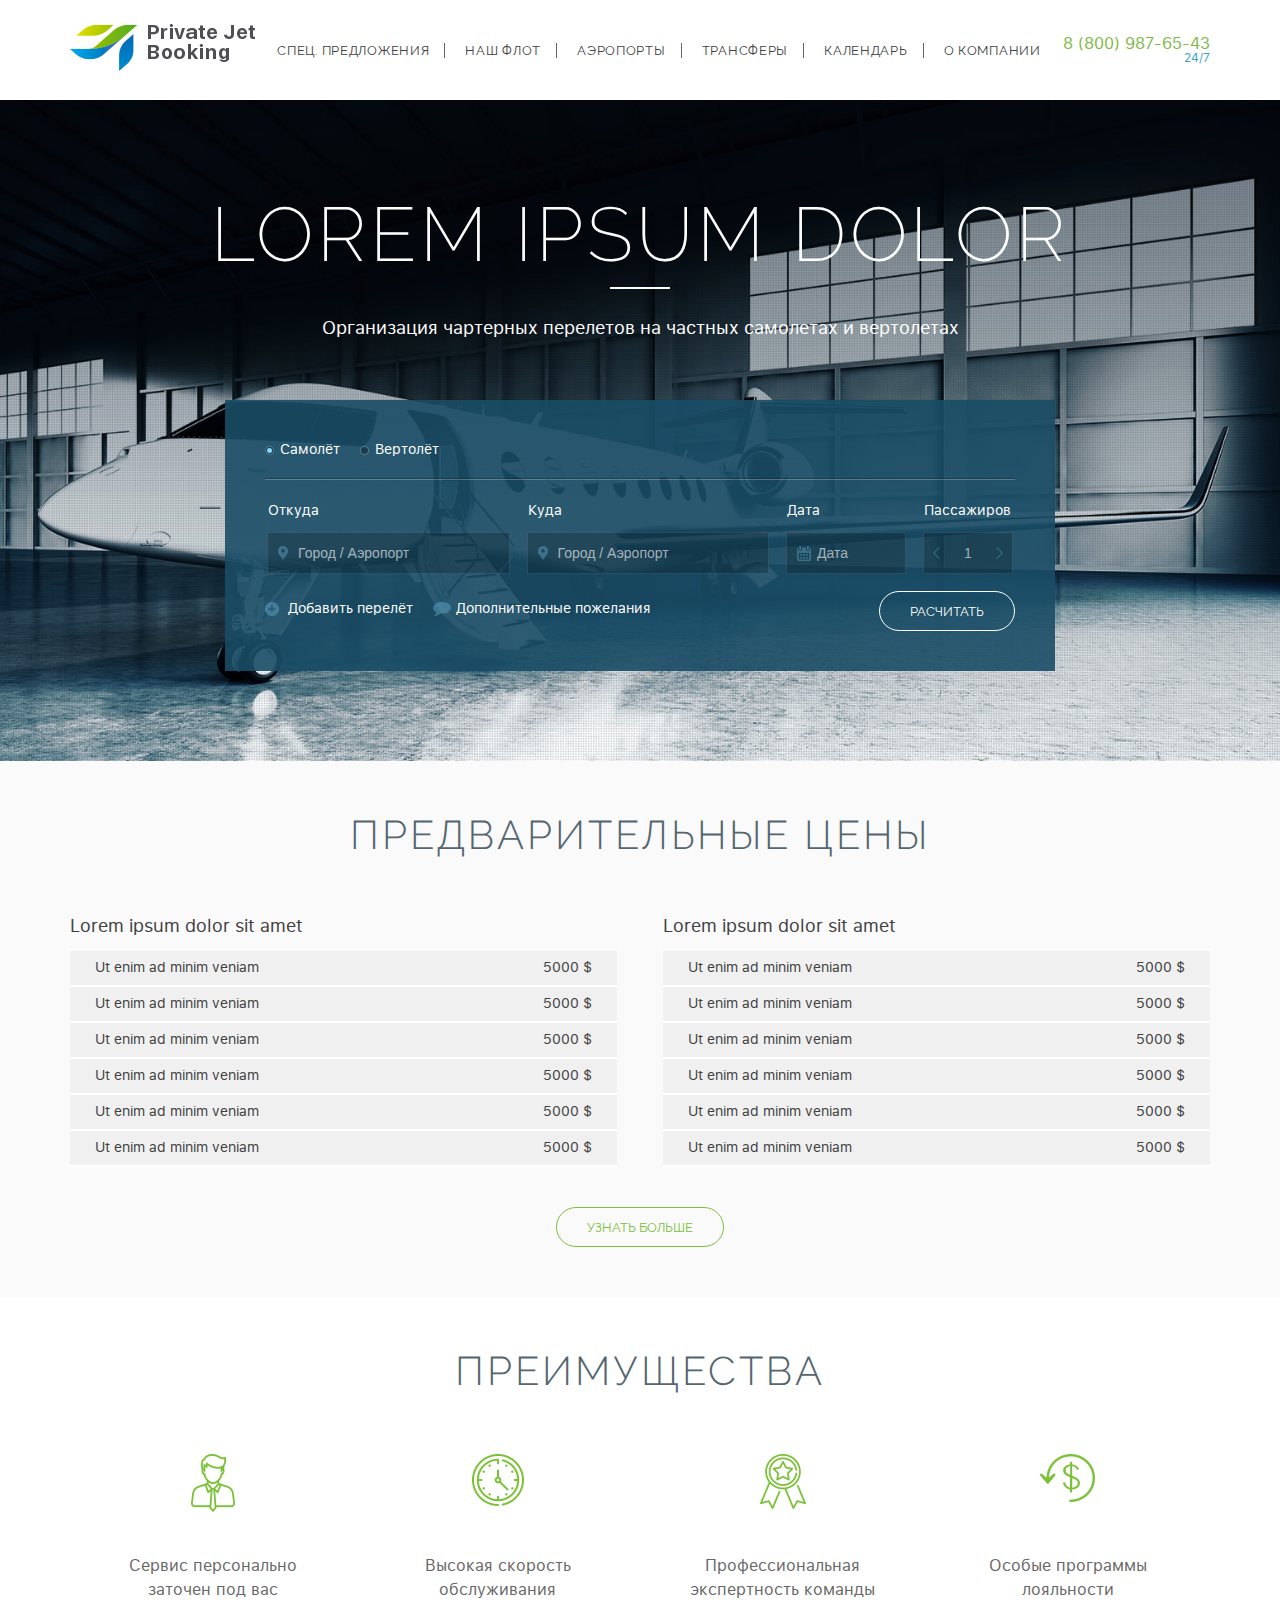
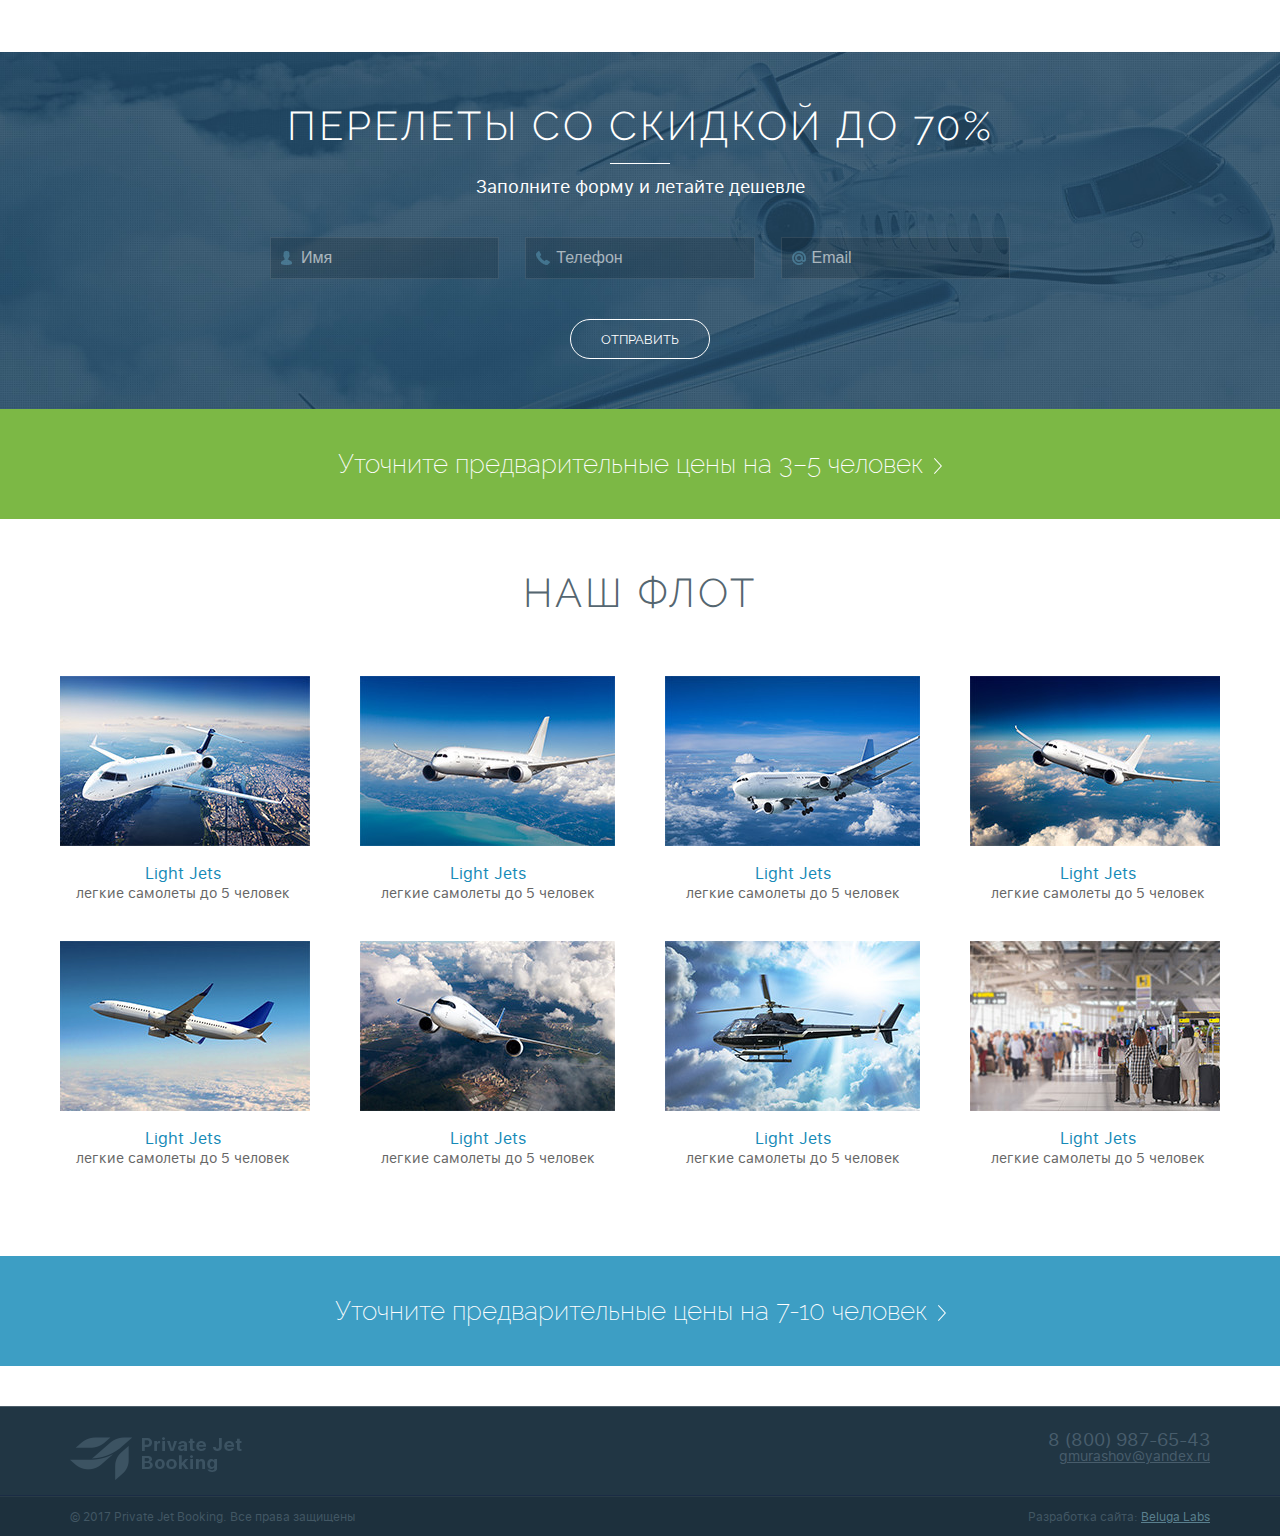
<file: public/index.html>
<!DOCTYPE html>
<html lang="en">
  <head>
    <meta charset="UTF-8"/>
    <meta http-equiv="X-UA-Compatible" content="IE=edge"/>
    <meta name="viewport" content="width=device-width, initial-scale=1"/>
    <link rel="stylesheet" href="css/style.min.css"/>
    <title>Document</title>
  </head>
  <body>
    <div class="all-wrapper">
      <header class="site-header">
        <div class="container">
          <div class="site-header__inner"><a href="#" class="logo"><img src="img/logo.png" alt=""/></a>
            <ul class="main-menu">
              <li><a href="#">СПЕЦ. ПРЕДЛОЖЕНИЯ</a></li>
              <li><a href="#">Наш Флот</a></li>
              <li><a href="#">АЭРОПОРТЫ</a></li>
              <li><a href="#">ТРАНСФЕРЫ</a></li>
              <li><a href="#">КАЛЕНДАРЬ</a></li>
              <li><a href="#">О компании</a></li>
            </ul><a href="#" class="header__tel">8 (800) 987-65-43<span>24/7</span></a>
          </div>
        </div>
      </header>
      <main class="main-content">
        <div style="background-image: url(img/home-top.jpg)" class="home-top top-block">
          <div class="container">
            <div class="home-top__inner">
              <h1 class="home-top__title">Lorem ipsum dolor</h1>
              <p class="home-top__subtitle">Организация чартерных перелетов на частных самолетах и вертолетах</p>
              <div class="order-form">
                <div class="order-form__tabs"><a href="#" class="order-form__tabs-item active">Самолёт</a><a href="#" class="order-form__tabs-item">Вертолёт</a></div>
                <div class="order-form__tables">
                  <table class="order-form__table">
                    <tr>
                      <th class="order-form__origin-city">Откуда</th>
                      <th class="order-form__destination-city">Куда</th>
                      <th class="order-form__date">Дата</th>
                      <th class="order-form__passengers">Пассажиров</th>
                    </tr>
                    <tr>
                      <td class="order-form__origin-city">
                        <input type="text" placeholder="Город / Аэропорт" class="order-form__input order-form__city"/>
                      </td>
                      <td class="order-form__destination-city">
                        <input type="text" placeholder="Город / Аэропорт" class="order-form__input order-form__city"/>
                      </td>
                      <td class="order-form__date">
                        <input type="text" placeholder="Дата" class="order-form__input order-form__date-input"/>
                      </td>
                      <td class="order-form__passengers">
                        <input type="number" value="1" min="1" step="1" pattern="[0-9]*" inputmode="numeric" class="order-form__input order-form__passengers-input"/>
                        <div class="input-number-less spin"></div>
                        <div class="input-number-more spin"></div><a href="#" class="delete-row"></a>
                      </td>
                    </tr>
                  </table>
                </div>
                <div class="order-form__desire">
                  <textarea placeholder="Пожелания"></textarea>
                </div>
                <div class="order-form__bottom">
                  <div class="order-form__new"><a href="#" class="order-form__new-link add-row">Добавить перелёт</a><a href="#" class="order-form__new-link more-desire">Дополнительные пожелания</a></div>
                  <div class="order-form__submit">
                    <input type="submit" value="Расчитать" class="btn"/>
                  </div>
                </div>
              </div>
            </div>
          </div>
        </div>
        <div class="home-prices home-blocks">
          <div class="container">
            <h2 class="simple-title">Предварительные цены</h2>
            <div class="home-prices__wrapper">
              <div class="home-prices__col">
                <p class="home-prices__title">Lorem ipsum dolor sit amet</p>
                <table>
                  <tr>
                    <td>Ut enim ad minim veniam</td>
                    <td>5000 $</td>
                  </tr>
                  <tr>
                    <td>Ut enim ad minim veniam</td>
                    <td>5000 $</td>
                  </tr>
                  <tr>
                    <td>Ut enim ad minim veniam</td>
                    <td>5000 $</td>
                  </tr>
                  <tr>
                    <td>Ut enim ad minim veniam</td>
                    <td>5000 $</td>
                  </tr>
                  <tr>
                    <td>Ut enim ad minim veniam</td>
                    <td>5000 $</td>
                  </tr>
                  <tr>
                    <td>Ut enim ad minim veniam</td>
                    <td>5000 $</td>
                  </tr>
                </table>
              </div>
              <div class="home-prices__col">
                <p class="home-prices__title">Lorem ipsum dolor sit amet</p>
                <table>
                  <tr>
                    <td>Ut enim ad minim veniam</td>
                    <td>5000 $</td>
                  </tr>
                  <tr>
                    <td>Ut enim ad minim veniam</td>
                    <td>5000 $</td>
                  </tr>
                  <tr>
                    <td>Ut enim ad minim veniam</td>
                    <td>5000 $</td>
                  </tr>
                  <tr>
                    <td>Ut enim ad minim veniam</td>
                    <td>5000 $</td>
                  </tr>
                  <tr>
                    <td>Ut enim ad minim veniam</td>
                    <td>5000 $</td>
                  </tr>
                  <tr>
                    <td>Ut enim ad minim veniam</td>
                    <td>5000 $</td>
                  </tr>
                </table>
              </div>
            </div>
            <div class="link-wrapper"><a href="#" class="btn btn--green">Узнать больше</a></div>
          </div>
        </div>
        <div class="home-advantages home-blocks">
          <div class="container">
            <h2 class="simple-title">Преимущества</h2>
            <div class="home-advantages__list">
              <div class="home-advantages__item">
                <div class="home-advantages__img"><img src="img/adv1.png" alt=""/></div>
                <p class="home-advantages__text">Сервис персонально заточен под вас</p>
              </div>
              <div class="home-advantages__item">
                <div class="home-advantages__img"><img src="img/adv2.png" alt=""/></div>
                <p class="home-advantages__text">Высокая скорость обслуживания </p>
              </div>
              <div class="home-advantages__item">
                <div class="home-advantages__img"><img src="img/adv3.png" alt=""/></div>
                <p class="home-advantages__text">Профессиональная экспертность команды</p>
              </div>
              <div class="home-advantages__item">
                <div class="home-advantages__img"><img src="img/adv4.png" alt=""/></div>
                <p class="home-advantages__text">Особые программы лояльности </p>
              </div>
            </div>
          </div>
        </div>
        <div class="home-form home-blocks">
          <div class="container">
            <h2 class="simple-title">Перелеты со скидкой до 70%</h2>
            <p class="simple-subtitle">Заполните форму и летайте дешевле</p>
            <form>
              <div class="home-form__row">
                <div class="home-form__col"> 
                  <input type="text" placeholder="Имя" class="home-form__input home-form__input-name"/>
                </div>
                <div class="home-form__col"> 
                  <input type="text" placeholder="Телефон" class="home-form__input home-form__input-tel"/>
                </div>
                <div class="home-form__col"> 
                  <input type="text" placeholder="Email" class="home-form__input home-form__input-email"/>
                </div>
              </div>
              <div class="link-wrapper">
                <input type="submit" value="Отправить" class="btn"/>
              </div>
            </form>
          </div>
        </div><a href="#" class="full-links full-links--green"><span>Уточните предварительные цены на 3–5 человек</span></a>
        <div class="our-fleet home-blocks">
          <div class="container">
            <h2 class="simple-title">Наш флот</h2>
            <div class="our-fleet__list"><a href="#" class="our-fleet__item">
                <div class="our-fleet__img"><img src="img/fl1.jpg" alt=""/></div>
                <p class="our-fleet__title">Light Jets</p>
                <p class="our-fleet__description">легкие самолеты до 5 человек</p></a><a href="#" class="our-fleet__item">
                <div class="our-fleet__img"><img src="img/fl2.jpg" alt=""/></div>
                <p class="our-fleet__title">Light Jets</p>
                <p class="our-fleet__description">легкие самолеты до 5 человек</p></a><a href="#" class="our-fleet__item">
                <div class="our-fleet__img"><img src="img/fl3.jpg" alt=""/></div>
                <p class="our-fleet__title">Light Jets</p>
                <p class="our-fleet__description">легкие самолеты до 5 человек</p></a><a href="#" class="our-fleet__item">
                <div class="our-fleet__img"><img src="img/fl4.jpg" alt=""/></div>
                <p class="our-fleet__title">Light Jets</p>
                <p class="our-fleet__description">легкие самолеты до 5 человек</p></a><a href="#" class="our-fleet__item">
                <div class="our-fleet__img"><img src="img/fl5.jpg" alt=""/></div>
                <p class="our-fleet__title">Light Jets</p>
                <p class="our-fleet__description">легкие самолеты до 5 человек</p></a><a href="#" class="our-fleet__item">
                <div class="our-fleet__img"><img src="img/fl6.jpg" alt=""/></div>
                <p class="our-fleet__title">Light Jets</p>
                <p class="our-fleet__description">легкие самолеты до 5 человек</p></a><a href="#" class="our-fleet__item">
                <div class="our-fleet__img"><img src="img/fl7.jpg" alt=""/></div>
                <p class="our-fleet__title">Light Jets</p>
                <p class="our-fleet__description">легкие самолеты до 5 человек</p></a><a href="#" class="our-fleet__item">
                <div class="our-fleet__img"><img src="img/fl9.jpg" alt=""/></div>
                <p class="our-fleet__title">Light Jets</p>
                <p class="our-fleet__description">легкие самолеты до 5 человек</p></a></div>
          </div>
        </div><a href="#" class="full-links full-links--blue"><span>Уточните предварительные цены на 7-10 человек</span></a>
      </main>
    </div>
    <footer class="site-footer">
      <div class="site-footer__top">
        <div class="container cf"><a href="#" class="site-footer__logo"><img src="img/footer-logo.png" alt=""/></a>
          <div class="site-footer__links"><a href="tel:8 (800) 987-65-43" class="site-footer__tel site-footer__link">8 (800) 987-65-43</a><a href="mailto:gmurashov@yandex.ru" class="site-footer__email site-footer__link">gmurashov@yandex.ru</a></div>
        </div>
      </div>
      <div class="site-footer__bottom">
        <div class="container cf">
          <div class="site-footer__copyright">© 2017 Private Jet Booking. Все права защищены</div>
          <div class="site-footer__madein">Разработка сайта: <a href="http://belugalab.ru/" target="_blank">Beluga Labs</a></div>
        </div>
      </div>
    </footer>
    <script src="https://ajax.googleapis.com/ajax/libs/jquery/2.1.4/jquery.min.js"></script>
    <script src="js/lib/lib.min.js"></script>
    <script src="js/main.min.js"></script>
  </body>
</html>
</file>
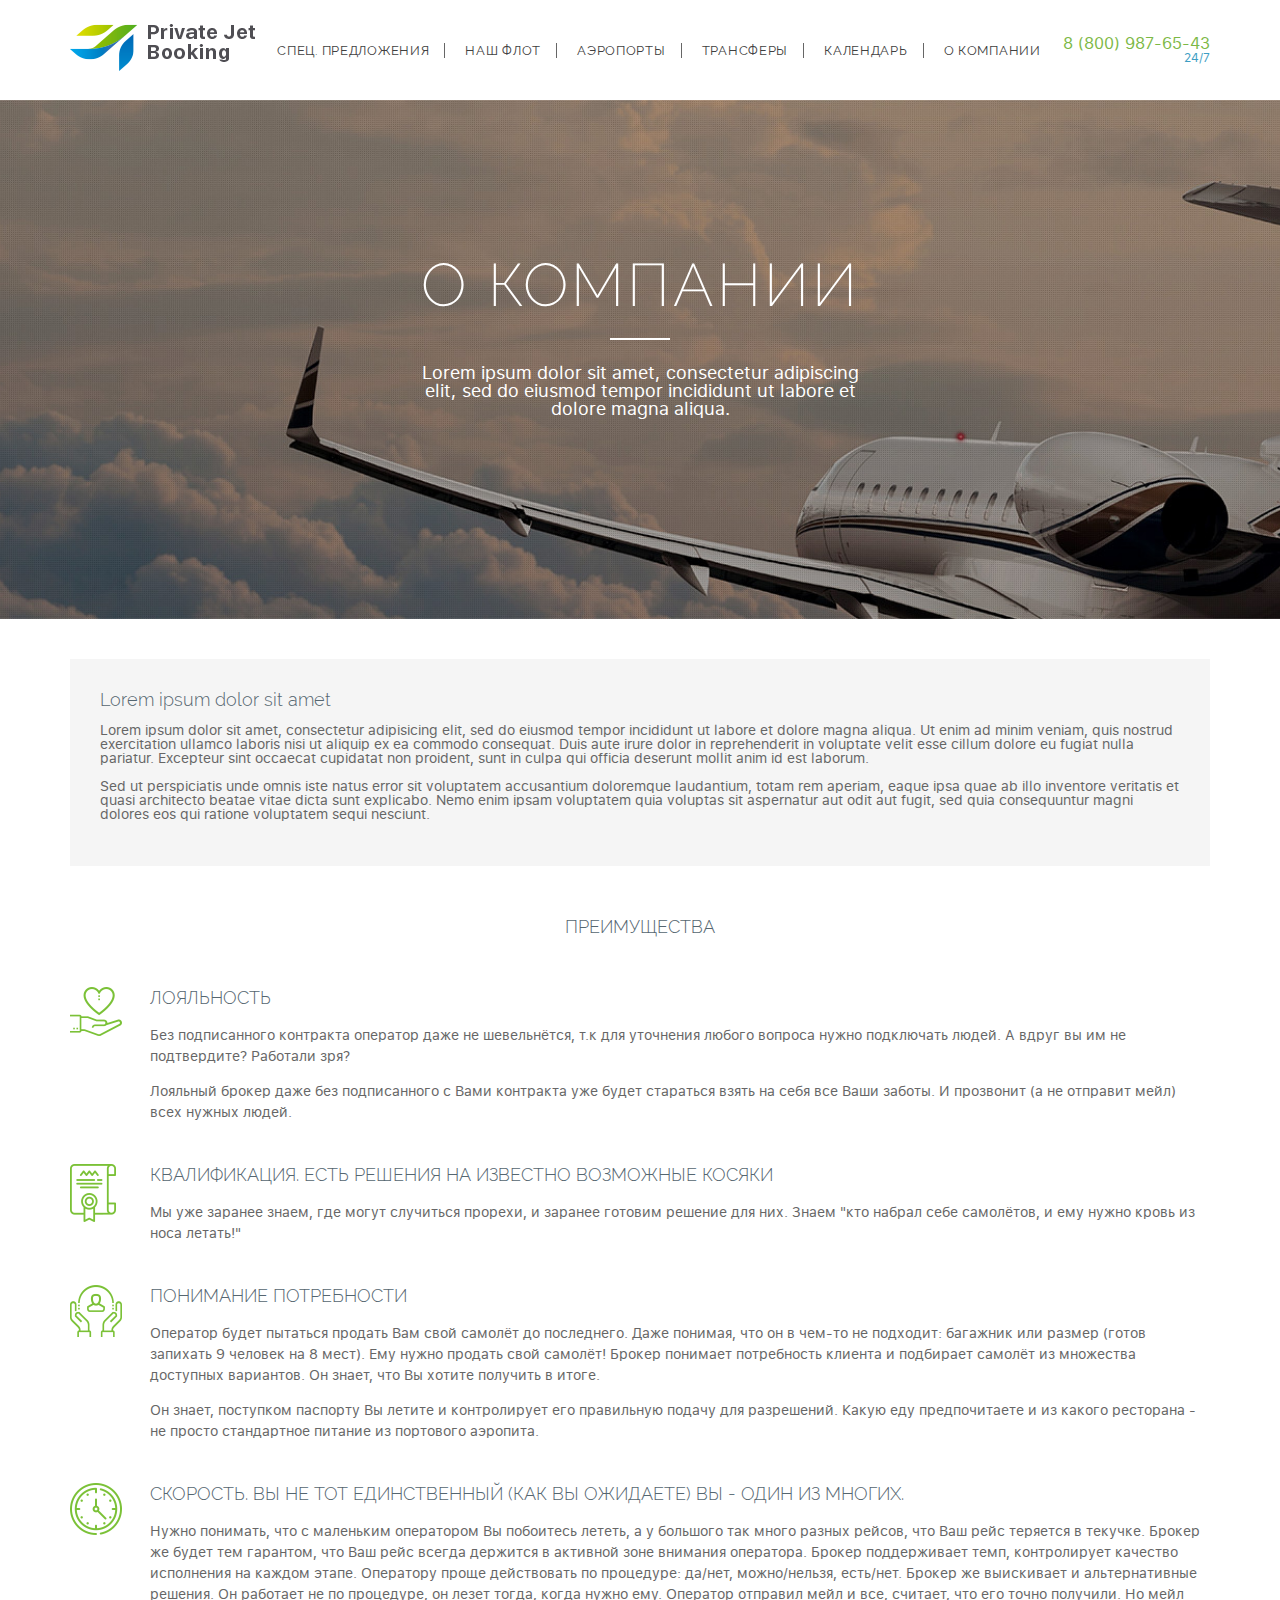
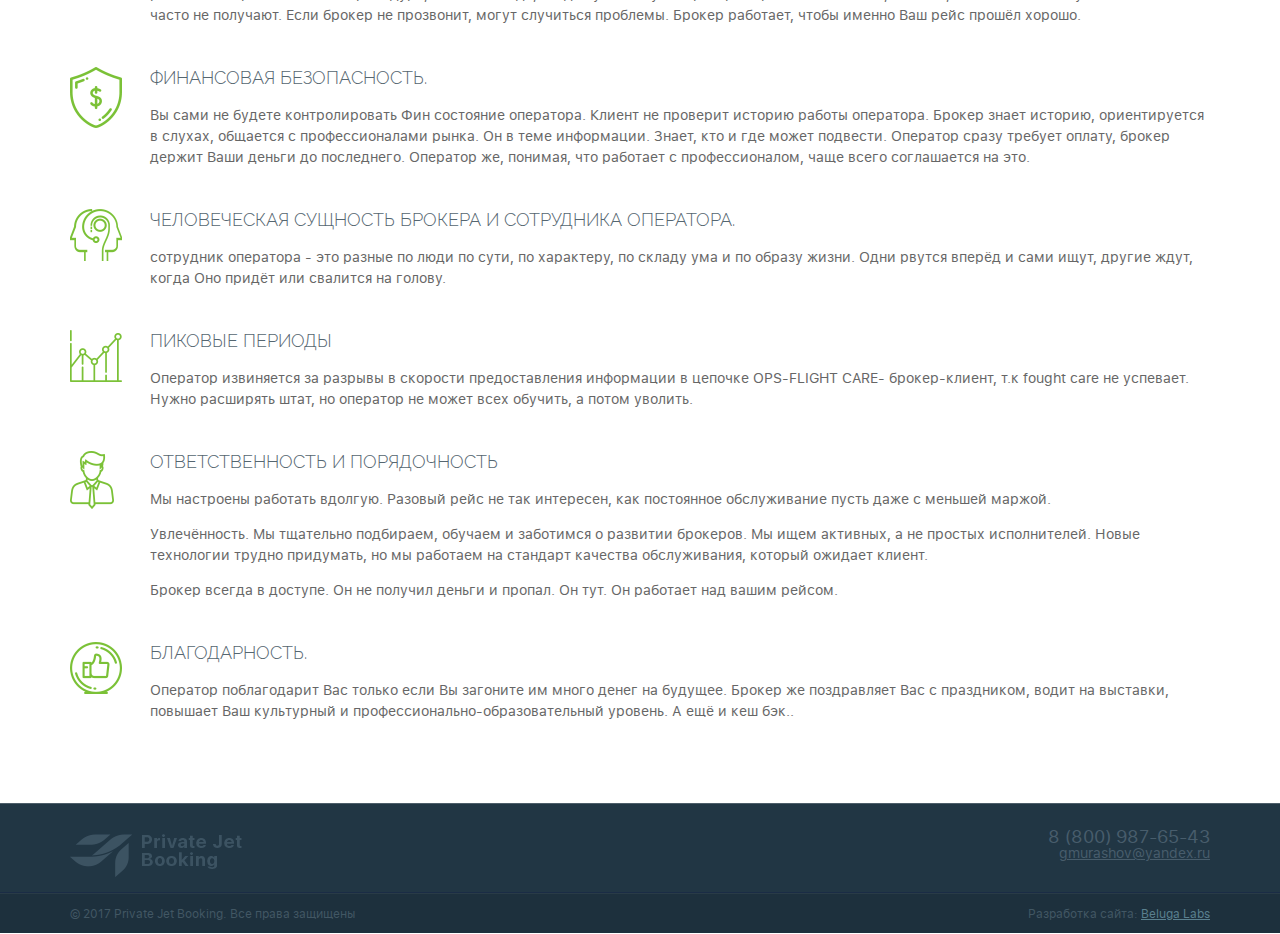
<file: public/about.html>
<!DOCTYPE html>
<html lang="en">
  <head>
    <meta charset="UTF-8"/>
    <meta http-equiv="X-UA-Compatible" content="IE=edge"/>
    <meta name="viewport" content="width=device-width, initial-scale=1"/>
    <link rel="stylesheet" href="css/style.min.css"/>
    <title>Document</title>
  </head>
  <body>
    <div class="all-wrapper">
      <header class="site-header">
        <div class="container">
          <div class="site-header__inner"><a href="#" class="logo"><img src="img/logo.png" alt=""/></a>
            <ul class="main-menu">
              <li><a href="#">СПЕЦ. ПРЕДЛОЖЕНИЯ</a></li>
              <li><a href="#">Наш Флот</a></li>
              <li><a href="#">АЭРОПОРТЫ</a></li>
              <li><a href="#">ТРАНСФЕРЫ</a></li>
              <li><a href="#">КАЛЕНДАРЬ</a></li>
              <li><a href="#">О компании</a></li>
            </ul><a href="#" class="header__tel">8 (800) 987-65-43<span>24/7</span></a>
          </div>
        </div>
      </header>
      <main class="main-content">
        <div style="background-image: url(img/about-bg.jpg)" class="page-top">
          <div class="container">
            <h1 class="page__title">О компании</h1>
            <p class="page__description">Lorem ipsum dolor sit amet, consectetur adipiscing elit, sed do eiusmod tempor incididunt ut labore et dolore magna aliqua.</p>
          </div>
        </div>
        <div class="container">
          <div class="about__top">
            <p class="about__top-title">Lorem ipsum dolor sit amet</p>
            <p>Lorem ipsum dolor sit amet, consectetur adipisicing elit, sed do eiusmod tempor incididunt ut labore et dolore magna aliqua. Ut enim ad minim veniam, quis nostrud exercitation ullamco laboris nisi ut aliquip ex ea commodo consequat. Duis aute irure dolor in reprehenderit in voluptate velit esse cillum dolore eu fugiat nulla pariatur. Excepteur sint occaecat cupidatat non proident, sunt in culpa qui officia deserunt mollit anim id est laborum. </p>
            <p>Sed ut perspiciatis unde omnis iste natus error sit voluptatem accusantium doloremque laudantium, totam rem aperiam, eaque ipsa quae ab illo inventore veritatis et quasi architecto beatae vitae dicta sunt explicabo. Nemo enim ipsam voluptatem quia voluptas sit aspernatur aut odit aut fugit, sed quia consequuntur magni dolores eos qui ratione voluptatem sequi nesciunt.</p>
          </div>
          <div class="about-advantages">
            <h2 class="about-advantages__title">ПРЕИМУЩЕСТВА </h2>
            <ul class="about-advantages__list">
              <li style="background-image: url(img/ab-i1.png)" class="about-advantages__item">
                <p class="about-advantages__heading">ЛОЯЛЬНОСТЬ</p>
                <p>Без подписанного контракта оператор даже не шевельнётся, т.к для уточнения любого вопроса нужно подключать людей. А вдруг вы им не подтвердите? Работали зря?</p>
                <p>Лояльный брокер даже без подписанного с Вами контракта уже будет стараться взять на себя все Ваши заботы. И прозвонит (а не отправит мейл) всех нужных людей. </p>
              </li>
              <li style="background-image: url(img/ab-i2.png)" class="about-advantages__item">
                <p class="about-advantages__heading">КВАЛИФИКАЦИЯ. ЕСТЬ РЕШЕНИЯ НА ИЗВЕСТНО ВОЗМОЖНЫЕ КОСЯКИ</p>
                <p>Мы уже заранее знаем, где могут случиться прорехи, и заранее готовим решение для них. Знаем "кто набрал себе самолётов, и ему нужно кровь из носа летать!"</p>
              </li>
              <li style="background-image: url(img/ab-i3.png)" class="about-advantages__item">
                <p class="about-advantages__heading">ПОНИМАНИЕ ПОТРЕБНОСТИ</p>
                <p>Оператор будет пытаться продать Вам свой самолёт до последнего. Даже понимая, что он в чем-то не подходит: багажник или размер (готов запихать 9 человек на 8 мест). Ему нужно продать свой самолёт! Брокер понимает потребность клиента и подбирает самолёт из множества доступных вариантов. Он знает, что Вы хотите получить в итоге. </p>
                <p>Он знает, поступком паспорту Вы летите и контролирует его правильную подачу для разрешений. Какую еду предпочитаете и из какого ресторана - не просто стандартное питание из портового аэропита. </p>
              </li>
              <li style="background-image: url(img/ab-i4.png)" class="about-advantages__item">
                <p class="about-advantages__heading">СКОРОСТЬ. ВЫ НЕ ТОТ ЕДИНСТВЕННЫЙ (как Вы ожидаете) ВЫ - ОДИН ИЗ МНОГИХ. </p>
                <p>Нужно понимать, что с маленьким оператором Вы побоитесь лететь, а у большого так много разных рейсов, что Ваш рейс теряется в текучке. Брокер же будет тем гарантом, что Ваш рейс всегда держится в активной зоне внимания оператора. Брокер поддерживает темп, контролирует качество исполнения на каждом этапе.  Оператору проще действовать по процедуре: да/нет, можно/нельзя, есть/нет. Брокер же выискивает и альтернативные решения. Он работает не по процедуре, он лезет тогда, когда нужно ему. Оператор отправил мейл и все, считает, что его точно получили. Но мейл часто не получают. Если брокер не прозвонит, могут случиться проблемы. Брокер работает, чтобы именно Ваш рейс прошёл хорошо. </p>
              </li>
              <li style="background-image: url(img/ab-i5.png)" class="about-advantages__item">
                <p class="about-advantages__heading">ФИНАНСОВАЯ БЕЗОПАСНОСТЬ. </p>
                <p>Вы сами не будете контролировать Фин состояние оператора. Клиент не проверит историю работы оператора. Брокер знает историю, ориентируется в слухах, общается с профессионалами рынка. Он в теме информации. Знает, кто и где может подвести. Оператор сразу требует оплату, брокер держит Ваши деньги до последнего. Оператор же, понимая, что работает с профессионалом, чаще всего соглашается на это. </p>
              </li>
              <li style="background-image: url(img/ab-i6.png)" class="about-advantages__item">
                <p class="about-advantages__heading">ЧЕЛОВЕЧЕСКАЯ СУЩНОСТЬ БРОКЕРА И СОТРУДНИКА ОПЕРАТОРА. </p>
                <p>сотрудник оператора - это разные по люди по сути, по характеру, по складу ума и по образу жизни. Одни рвутся вперёд и сами ищут, другие ждут, когда Оно придёт или свалится на голову.</p>
              </li>
              <li style="background-image: url(img/ab-i7.png)" class="about-advantages__item">
                <p class="about-advantages__heading">ПИКОВЫЕ ПЕРИОДЫ</p>
                <p>Оператор извиняется за разрывы в скорости предоставления информации в цепочке OPS-FLIGHT CARE- брокер-клиент, т.к fought care не успевает. Нужно расширять штат, но оператор не может всех обучить, а потом уволить. </p>
              </li>
              <li style="background-image: url(img/ab-i8.png)" class="about-advantages__item">
                <p class="about-advantages__heading">ОТВЕТСТВЕННОСТЬ И ПОРЯДОЧНОСТЬ</p>
                <p>Мы настроены работать вдолгую. Разовый рейс не так интересен, как постоянное обслуживание пусть даже с меньшей маржой. </p>
                <p>Увлечённость. Мы тщательно подбираем, обучаем и заботимся о развитии брокеров. Мы ищем активных, а не простых исполнителей. Новые технологии трудно придумать, но мы работаем на стандарт качества обслуживания, который ожидает клиент. </p>
                <p>Брокер всегда в доступе. Он не получил деньги и пропал. Он тут. Он работает над вашим рейсом. </p>
              </li>
              <li style="background-image: url(img/ab-i9.png)" class="about-advantages__item">
                <p class="about-advantages__heading">БЛАГОДАРНОСТЬ. </p>
                <p>Оператор поблагодарит Вас только если Вы загоните им много денег на будущее. Брокер же поздравляет Вас с праздником, водит на выставки, повышает Ваш культурный и профессионально-образовательный уровень. А ещё и кеш бэк..</p>
              </li>
            </ul>
          </div>
        </div>
      </main>
    </div>
    <footer class="site-footer">
      <div class="site-footer__top">
        <div class="container cf"><a href="#" class="site-footer__logo"><img src="img/footer-logo.png" alt=""/></a>
          <div class="site-footer__links"><a href="tel:8 (800) 987-65-43" class="site-footer__tel site-footer__link">8 (800) 987-65-43</a><a href="mailto:gmurashov@yandex.ru" class="site-footer__email site-footer__link">gmurashov@yandex.ru</a></div>
        </div>
      </div>
      <div class="site-footer__bottom">
        <div class="container cf">
          <div class="site-footer__copyright">© 2017 Private Jet Booking. Все права защищены</div>
          <div class="site-footer__madein">Разработка сайта: <a href="http://belugalab.ru/" target="_blank">Beluga Labs</a></div>
        </div>
      </div>
    </footer>
    <script src="https://ajax.googleapis.com/ajax/libs/jquery/2.1.4/jquery.min.js"></script>
    <script src="js/lib/lib.min.js"></script>
    <script src="js/main.min.js"></script>
  </body>
</html>
</file>
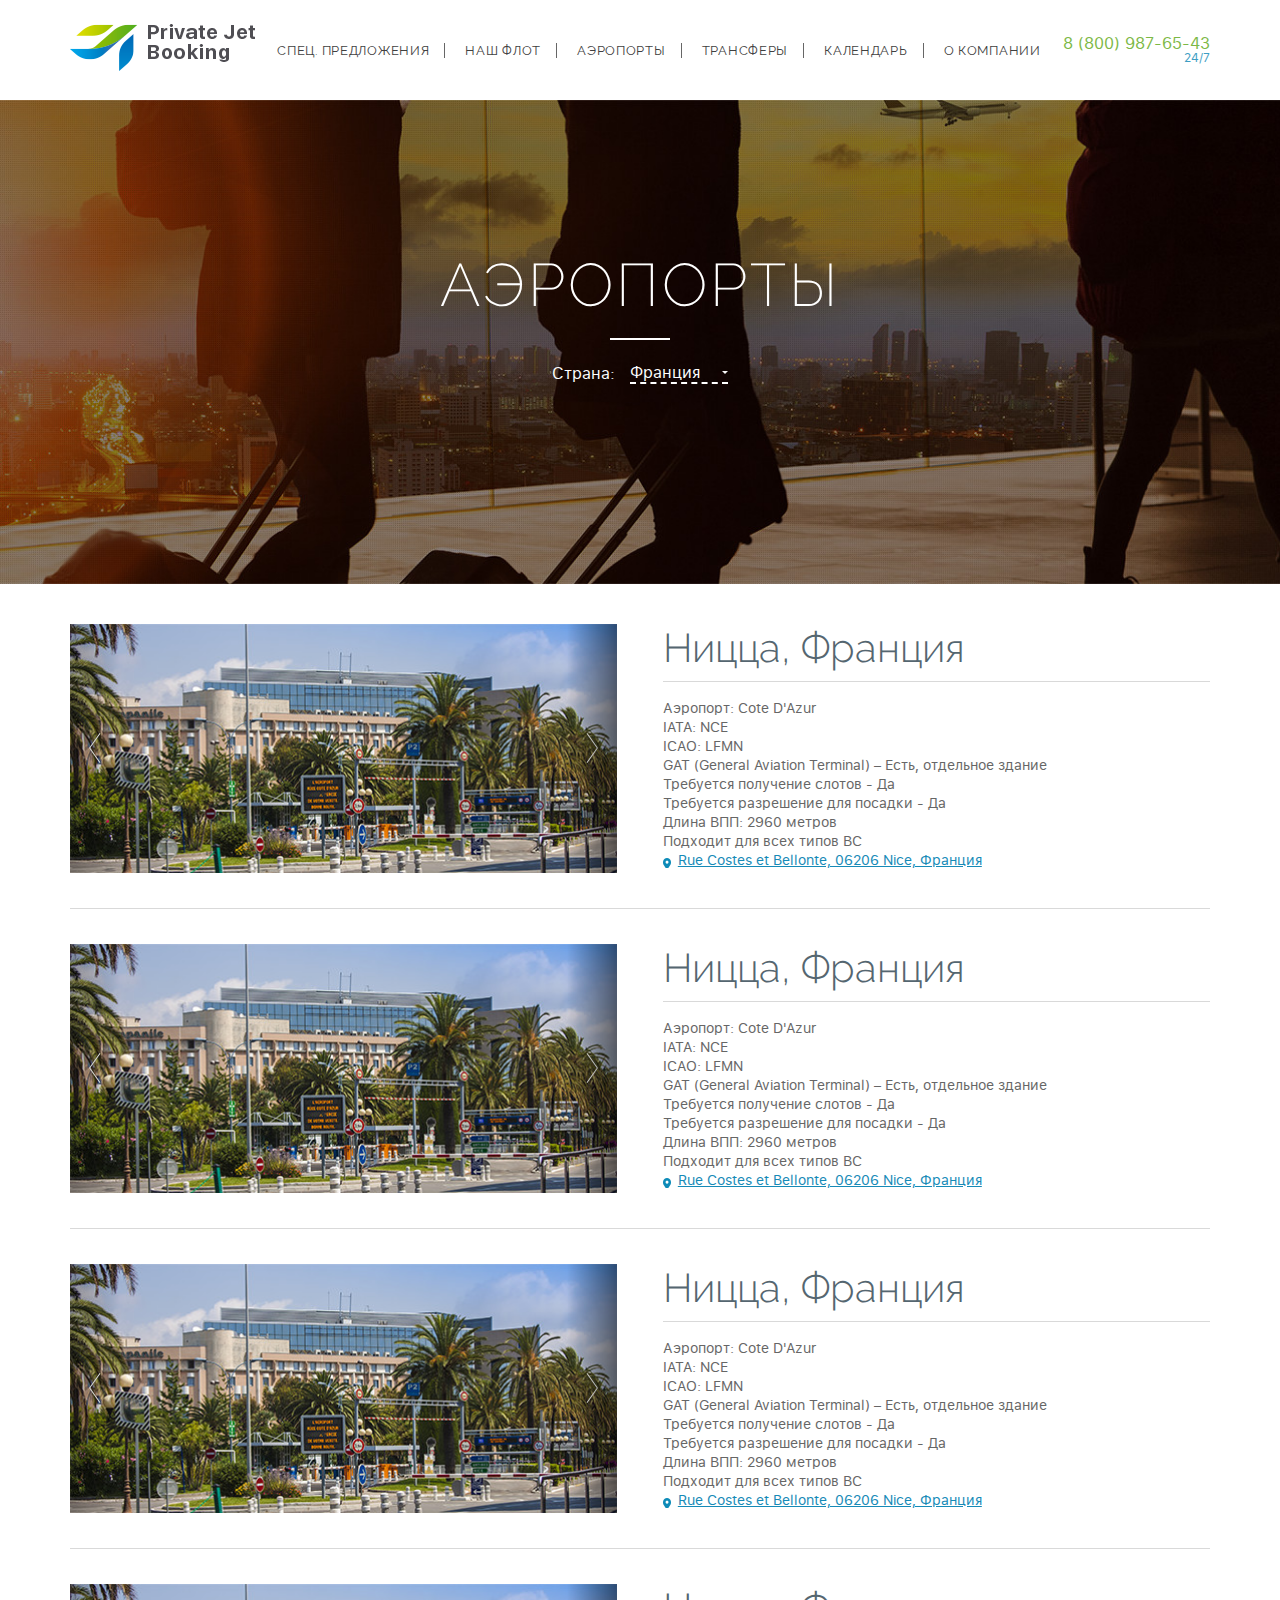
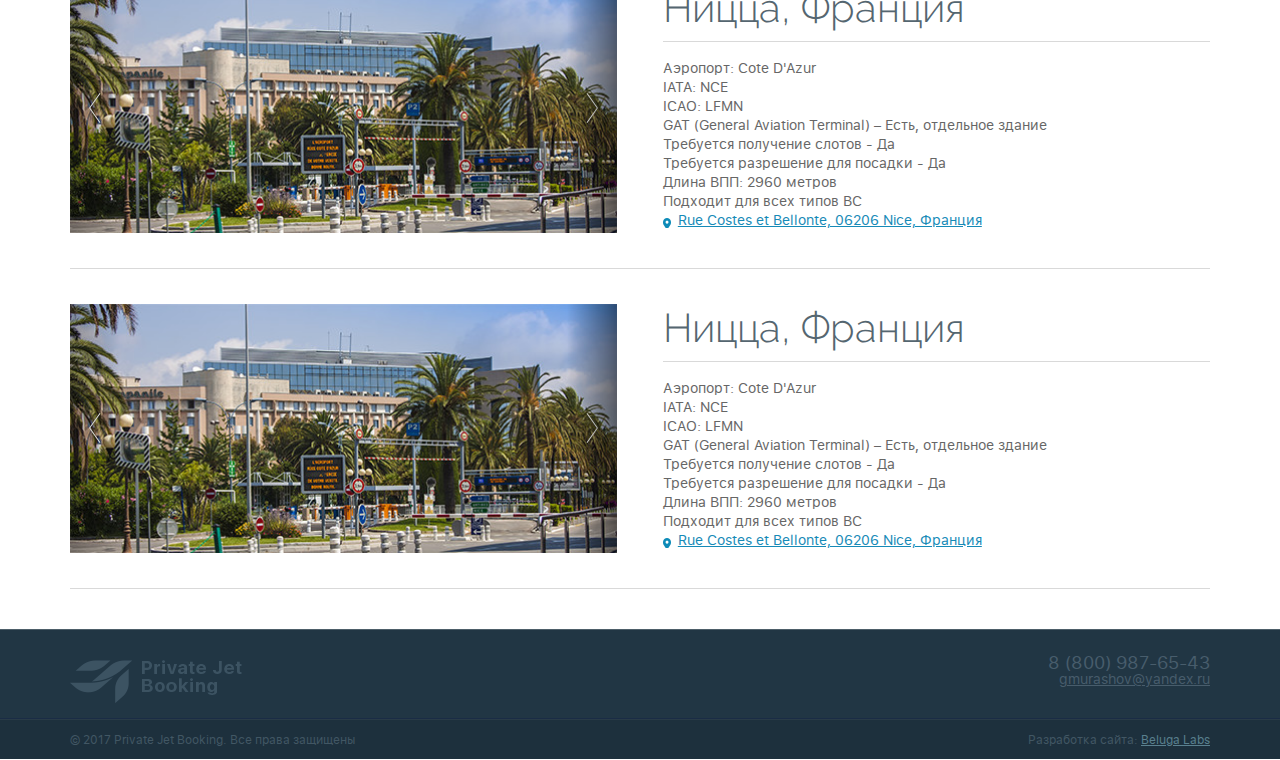
<file: public/aero.html>
<!DOCTYPE html>
<html lang="en">
  <head>
    <meta charset="UTF-8"/>
    <meta http-equiv="X-UA-Compatible" content="IE=edge"/>
    <meta name="viewport" content="width=device-width, initial-scale=1"/>
    <link rel="stylesheet" href="css/style.min.css"/>
    <title>Document</title>
  </head>
  <body>
    <div class="all-wrapper">
      <header class="site-header">
        <div class="container">
          <div class="site-header__inner"><a href="#" class="logo"><img src="img/logo.png" alt=""/></a>
            <ul class="main-menu">
              <li><a href="#">СПЕЦ. ПРЕДЛОЖЕНИЯ</a></li>
              <li><a href="#">Наш Флот</a></li>
              <li><a href="#">АЭРОПОРТЫ</a></li>
              <li><a href="#">ТРАНСФЕРЫ</a></li>
              <li><a href="#">КАЛЕНДАРЬ</a></li>
              <li><a href="#">О компании</a></li>
            </ul><a href="#" class="header__tel">8 (800) 987-65-43<span>24/7</span></a>
          </div>
        </div>
      </header>
      <main class="main-content">
        <div style="background-image: url(img/aero-bg.jpg)" class="page-top">
          <div class="container">
            <h1 class="page__title">Аэропорты</h1>
            <div class="aero__filter">Страна:
              <div class="aero__filter-select">
                <select>
                  <option value="12">Франция</option>
                  <option value="13">1Франция</option>
                  <option value="14">14Франция</option>
                  <option value="15">2Франция</option>
                </select>
              </div>
            </div>
          </div>
        </div>
        <div class="container">
          <div class="aero__wrapper">
            <div class="aero__list">
              <div class="aero__item">
                <div class="aero__item-slider">
                  <div class="aero__item-slick">
                    <div style="background-image: url(img/aero-sl1.jpg)" class="slick-slide"></div>
                    <div style="background-image: url(img/aero-sl2.jpg)" class="slick-slide"></div>
                    <div style="background-image: url(img/aero-sl1.jpg)" class="slick-slide"></div>
                    <div style="background-image: url(img/aero-sl2.jpg)" class="slick-slide"></div>
                  </div>
                </div>
                <div class="aero__item-content">
                  <p class="aero__item-title">Ницца, Франция</p>
                  <ul>
                    <li>Аэропорт: Cote D'Azur </li>
                    <li>IATA: NCE</li>
                    <li>ICAO: LFMN</li>
                    <li>GAT (General Aviation Terminal) – Есть, отдельное здание</li>
                    <li>Требуется получение слотов - Да</li>
                    <li>Требуется разрешение для посадки - Да</li>
                    <li>Длина ВПП: 2960 метров</li>
                    <li>Подходит для всех типов ВС</li>
                    <li><a href="#">Rue Costes et Bellonte, 06206 Nice, Франция</a></li>
                  </ul>
                </div>
              </div>
              <div class="aero__item">
                <div class="aero__item-slider">
                  <div class="aero__item-slick">
                    <div style="background-image: url(img/aero-sl1.jpg)" class="slick-slide"></div>
                    <div style="background-image: url(img/aero-sl2.jpg)" class="slick-slide"></div>
                    <div style="background-image: url(img/aero-sl1.jpg)" class="slick-slide"></div>
                    <div style="background-image: url(img/aero-sl2.jpg)" class="slick-slide"></div>
                  </div>
                </div>
                <div class="aero__item-content">
                  <p class="aero__item-title">Ницца, Франция</p>
                  <ul>
                    <li>Аэропорт: Cote D'Azur </li>
                    <li>IATA: NCE</li>
                    <li>ICAO: LFMN</li>
                    <li>GAT (General Aviation Terminal) – Есть, отдельное здание</li>
                    <li>Требуется получение слотов - Да</li>
                    <li>Требуется разрешение для посадки - Да</li>
                    <li>Длина ВПП: 2960 метров</li>
                    <li>Подходит для всех типов ВС</li>
                    <li><a href="#">Rue Costes et Bellonte, 06206 Nice, Франция</a></li>
                  </ul>
                </div>
              </div>
              <div class="aero__item">
                <div class="aero__item-slider">
                  <div class="aero__item-slick">
                    <div style="background-image: url(img/aero-sl1.jpg)" class="slick-slide"></div>
                    <div style="background-image: url(img/aero-sl2.jpg)" class="slick-slide"></div>
                    <div style="background-image: url(img/aero-sl1.jpg)" class="slick-slide"></div>
                    <div style="background-image: url(img/aero-sl2.jpg)" class="slick-slide"></div>
                  </div>
                </div>
                <div class="aero__item-content">
                  <p class="aero__item-title">Ницца, Франция</p>
                  <ul>
                    <li>Аэропорт: Cote D'Azur </li>
                    <li>IATA: NCE</li>
                    <li>ICAO: LFMN</li>
                    <li>GAT (General Aviation Terminal) – Есть, отдельное здание</li>
                    <li>Требуется получение слотов - Да</li>
                    <li>Требуется разрешение для посадки - Да</li>
                    <li>Длина ВПП: 2960 метров</li>
                    <li>Подходит для всех типов ВС</li>
                    <li><a href="#">Rue Costes et Bellonte, 06206 Nice, Франция</a></li>
                  </ul>
                </div>
              </div>
              <div class="aero__item">
                <div class="aero__item-slider">
                  <div class="aero__item-slick">
                    <div style="background-image: url(img/aero-sl1.jpg)" class="slick-slide"></div>
                    <div style="background-image: url(img/aero-sl2.jpg)" class="slick-slide"></div>
                    <div style="background-image: url(img/aero-sl1.jpg)" class="slick-slide"></div>
                    <div style="background-image: url(img/aero-sl2.jpg)" class="slick-slide"></div>
                  </div>
                </div>
                <div class="aero__item-content">
                  <p class="aero__item-title">Ницца, Франция</p>
                  <ul>
                    <li>Аэропорт: Cote D'Azur </li>
                    <li>IATA: NCE</li>
                    <li>ICAO: LFMN</li>
                    <li>GAT (General Aviation Terminal) – Есть, отдельное здание</li>
                    <li>Требуется получение слотов - Да</li>
                    <li>Требуется разрешение для посадки - Да</li>
                    <li>Длина ВПП: 2960 метров</li>
                    <li>Подходит для всех типов ВС</li>
                    <li><a href="#">Rue Costes et Bellonte, 06206 Nice, Франция</a></li>
                  </ul>
                </div>
              </div>
              <div class="aero__item">
                <div class="aero__item-slider">
                  <div class="aero__item-slick">
                    <div style="background-image: url(img/aero-sl1.jpg)" class="slick-slide"></div>
                    <div style="background-image: url(img/aero-sl2.jpg)" class="slick-slide"></div>
                    <div style="background-image: url(img/aero-sl1.jpg)" class="slick-slide"></div>
                    <div style="background-image: url(img/aero-sl2.jpg)" class="slick-slide"></div>
                  </div>
                </div>
                <div class="aero__item-content">
                  <p class="aero__item-title">Ницца, Франция</p>
                  <ul>
                    <li>Аэропорт: Cote D'Azur </li>
                    <li>IATA: NCE</li>
                    <li>ICAO: LFMN</li>
                    <li>GAT (General Aviation Terminal) – Есть, отдельное здание</li>
                    <li>Требуется получение слотов - Да</li>
                    <li>Требуется разрешение для посадки - Да</li>
                    <li>Длина ВПП: 2960 метров</li>
                    <li>Подходит для всех типов ВС</li>
                    <li><a href="#">Rue Costes et Bellonte, 06206 Nice, Франция</a></li>
                  </ul>
                </div>
              </div>
            </div>
          </div>
        </div>
      </main>
    </div>
    <footer class="site-footer">
      <div class="site-footer__top">
        <div class="container cf"><a href="#" class="site-footer__logo"><img src="img/footer-logo.png" alt=""/></a>
          <div class="site-footer__links"><a href="tel:8 (800) 987-65-43" class="site-footer__tel site-footer__link">8 (800) 987-65-43</a><a href="mailto:gmurashov@yandex.ru" class="site-footer__email site-footer__link">gmurashov@yandex.ru</a></div>
        </div>
      </div>
      <div class="site-footer__bottom">
        <div class="container cf">
          <div class="site-footer__copyright">© 2017 Private Jet Booking. Все права защищены</div>
          <div class="site-footer__madein">Разработка сайта: <a href="http://belugalab.ru/" target="_blank">Beluga Labs</a></div>
        </div>
      </div>
    </footer>
    <script src="https://ajax.googleapis.com/ajax/libs/jquery/2.1.4/jquery.min.js"></script>
    <script src="js/lib/lib.min.js"></script>
    <script src="js/main.min.js"></script>
  </body>
</html>
</file>
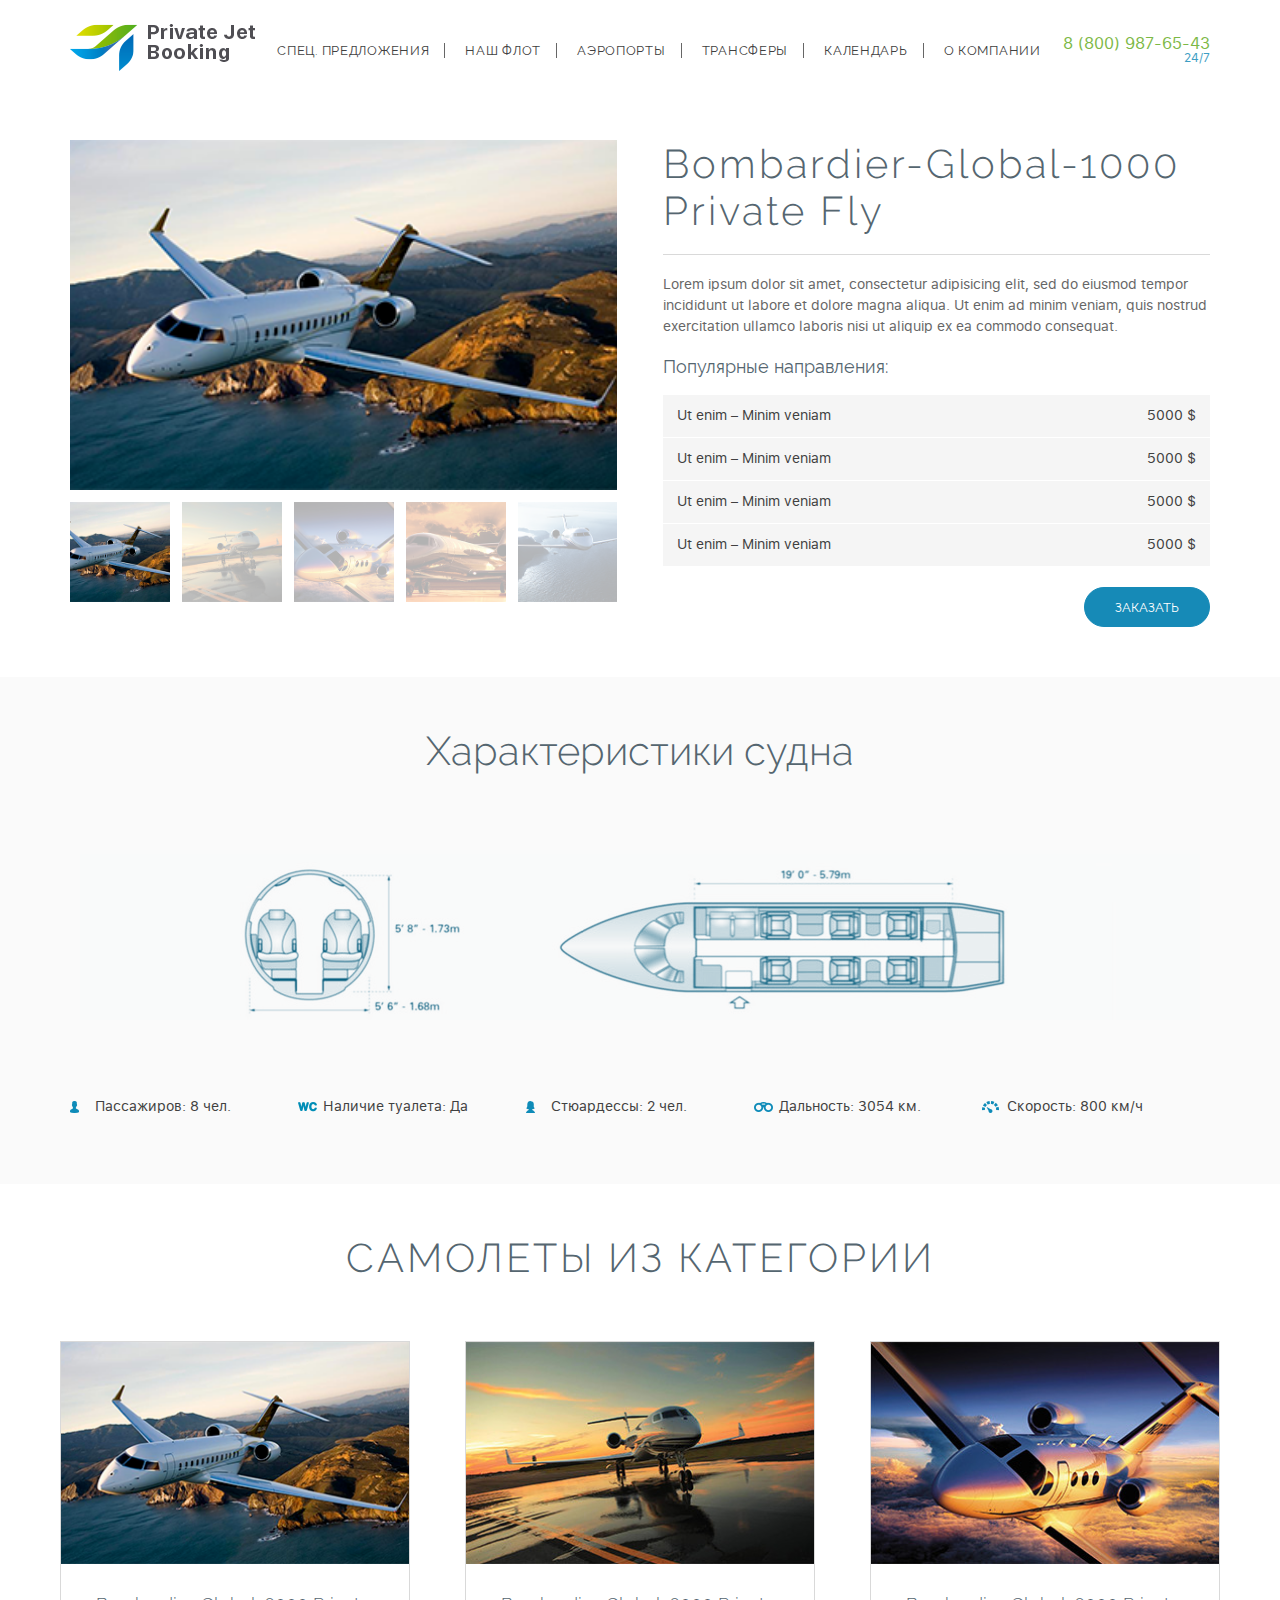
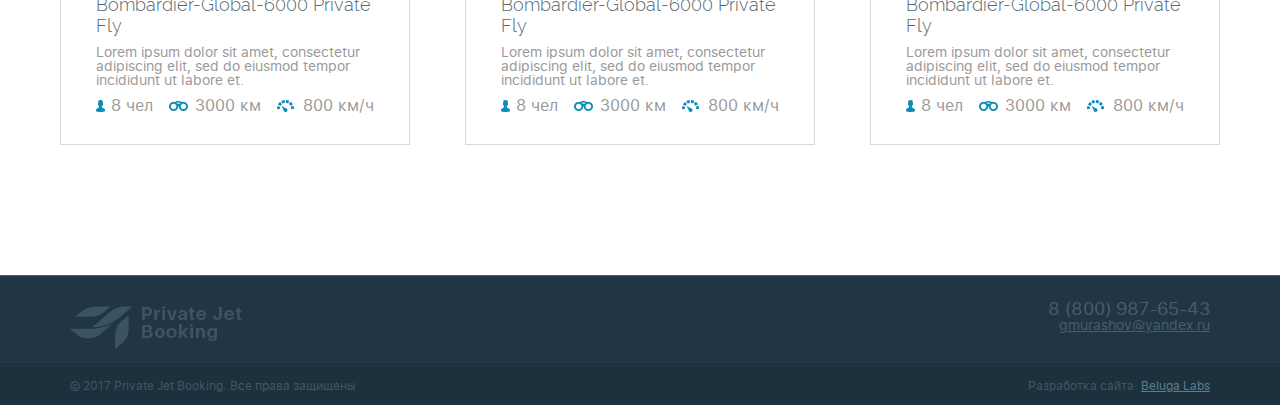
<file: public/airplane.html>
<!DOCTYPE html>
<html lang="en">
  <head>
    <meta charset="UTF-8"/>
    <meta http-equiv="X-UA-Compatible" content="IE=edge"/>
    <meta name="viewport" content="width=device-width, initial-scale=1"/>
    <link rel="stylesheet" href="css/style.min.css"/>
    <title>Document</title>
  </head>
  <body>
    <div class="all-wrapper">
      <header class="site-header">
        <div class="container">
          <div class="site-header__inner"><a href="#" class="logo"><img src="img/logo.png" alt=""/></a>
            <ul class="main-menu">
              <li><a href="#">СПЕЦ. ПРЕДЛОЖЕНИЯ</a></li>
              <li><a href="#">Наш Флот</a></li>
              <li><a href="#">АЭРОПОРТЫ</a></li>
              <li><a href="#">ТРАНСФЕРЫ</a></li>
              <li><a href="#">КАЛЕНДАРЬ</a></li>
              <li><a href="#">О компании</a></li>
            </ul><a href="#" class="header__tel">8 (800) 987-65-43<span>24/7</span></a>
          </div>
        </div>
      </header>
      <main class="main-content">
        <div class="container">
          <div class="airplane__wrapper">
            <div class="airplane__top">
              <div class="airplane__sliders airplane__col">
                <div class="airplane__slider">
                  <div style="background-image: url(img/j1.png)" class="slick-slide"></div>
                  <div style="background-image: url(img/j2.jpg)" class="slick-slide"></div>
                  <div style="background-image: url(img/j3.jpg)" class="slick-slide"></div>
                  <div style="background-image: url(img/j4.jpg)" class="slick-slide"></div>
                  <div style="background-image: url(img/j5.jpg)" class="slick-slide"></div>
                  <div style="background-image: url(img/j6.jpg)" class="slick-slide"></div>
                </div>
                <div class="airplane__thumb">
                  <div style="background-image: url(img/j1.png)" class="slick-slide"></div>
                  <div style="background-image: url(img/j2.jpg)" class="slick-slide"></div>
                  <div style="background-image: url(img/j3.jpg)" class="slick-slide"></div>
                  <div style="background-image: url(img/j4.jpg)" class="slick-slide"></div>
                  <div style="background-image: url(img/j5.jpg)" class="slick-slide"></div>
                  <div style="background-image: url(img/j6.jpg)" class="slick-slide"></div>
                </div>
              </div>
              <div class="airplane__content airplane__col">
                <h1 class="airplane__title">Bombardier-Global-1000 Private Fly</h1>
                <p class="airplane__description">Lorem ipsum dolor sit amet, consectetur adipisicing elit, sed do eiusmod tempor incididunt ut labore et dolore magna aliqua. Ut enim ad minim veniam, quis nostrud exercitation ullamco laboris nisi ut aliquip ex ea commodo consequat.</p>
                <p class="airplane__popular-title">Популярные направления:</p>
                <table class="airplane__popular">
                  <tr>
                    <td>Ut enim – Minim veniam</td>
                    <td>5000 $</td>
                  </tr>
                  <tr>
                    <td>Ut enim – Minim veniam</td>
                    <td>5000 $</td>
                  </tr>
                  <tr>
                    <td>Ut enim – Minim veniam</td>
                    <td>5000 $</td>
                  </tr>
                  <tr>
                    <td>Ut enim – Minim veniam</td>
                    <td>5000 $</td>
                  </tr>
                </table>
                <div class="airplane__order"><a href="#" class="btn btn--blue">Заказать</a></div>
              </div>
            </div>
          </div>
        </div>
        <div class="airplane__characteristics">
          <div class="container">
            <h2 class="airplane__characteristics-title">Характеристики судна</h2><img src="img/air-scheme.png" alt="" class="airplane__characteristics-scheme"/>
            <ul class="airplane__characteristics-list">
              <li style="background-image: url(img/card-pass-ico.png)">Пассажиров: 8 чел.</li>
              <li style="background-image: url(img/toil.png)">Наличие туалета: Да</li>
              <li style="background-image: url(img/stuardess.png)">Cтюардессы: 2 чел.</li>
              <li style="background-image: url(img/card-dist-ico.png)">Дальность: 3054 км.</li>
              <li style="background-image: url(img/card-speed-ico.png)">Скорость: 800 км/ч</li>
            </ul>
          </div>
        </div>
        <div class="container home-blocks">
          <h2 class="simple-title">Самолеты из категории</h2>
          <div class="flex three-col"><a href="#" class="jet-card">
              <div style="background-image: url(img/j1.png)" class="jet-card__img"></div>
              <div class="jet-card__inner">
                <div class="jet-card__title">Bombardier-Global-6000 Private Fly</div>
                <div class="jet-card__description">Lorem ipsum dolor sit amet, consectetur adipiscing elit, sed do eiusmod tempor incididunt ut labore et.</div>
                <div class="jet-card__info">
                  <div class="jet-card__info-item jet-card__info-passengers">8 чел</div>
                  <div class="jet-card__info-item jet-card__info-distance">3000 км</div>
                  <div class="jet-card__info-item jet-card__info-speed">800 км/ч</div>
                </div>
              </div></a><a href="#" class="jet-card">
              <div style="background-image: url(img/j2.jpg)" class="jet-card__img"></div>
              <div class="jet-card__inner">
                <div class="jet-card__title">Bombardier-Global-6000 Private Fly</div>
                <div class="jet-card__description">Lorem ipsum dolor sit amet, consectetur adipiscing elit, sed do eiusmod tempor incididunt ut labore et.</div>
                <div class="jet-card__info">
                  <div class="jet-card__info-item jet-card__info-passengers">8 чел</div>
                  <div class="jet-card__info-item jet-card__info-distance">3000 км</div>
                  <div class="jet-card__info-item jet-card__info-speed">800 км/ч</div>
                </div>
              </div></a><a href="#" class="jet-card">
              <div style="background-image: url(img/j3.jpg)" class="jet-card__img"></div>
              <div class="jet-card__inner">
                <div class="jet-card__title">Bombardier-Global-6000 Private Fly</div>
                <div class="jet-card__description">Lorem ipsum dolor sit amet, consectetur adipiscing elit, sed do eiusmod tempor incididunt ut labore et.</div>
                <div class="jet-card__info">
                  <div class="jet-card__info-item jet-card__info-passengers">8 чел</div>
                  <div class="jet-card__info-item jet-card__info-distance">3000 км</div>
                  <div class="jet-card__info-item jet-card__info-speed">800 км/ч</div>
                </div>
              </div></a></div>
        </div>
      </main>
    </div>
    <footer class="site-footer">
      <div class="site-footer__top">
        <div class="container cf"><a href="#" class="site-footer__logo"><img src="img/footer-logo.png" alt=""/></a>
          <div class="site-footer__links"><a href="tel:8 (800) 987-65-43" class="site-footer__tel site-footer__link">8 (800) 987-65-43</a><a href="mailto:gmurashov@yandex.ru" class="site-footer__email site-footer__link">gmurashov@yandex.ru</a></div>
        </div>
      </div>
      <div class="site-footer__bottom">
        <div class="container cf">
          <div class="site-footer__copyright">© 2017 Private Jet Booking. Все права защищены</div>
          <div class="site-footer__madein">Разработка сайта: <a href="http://belugalab.ru/" target="_blank">Beluga Labs</a></div>
        </div>
      </div>
    </footer>
    <script src="https://ajax.googleapis.com/ajax/libs/jquery/2.1.4/jquery.min.js"></script>
    <script src="js/lib/lib.min.js"></script>
    <script src="js/main.min.js"></script>
  </body>
</html>
</file>
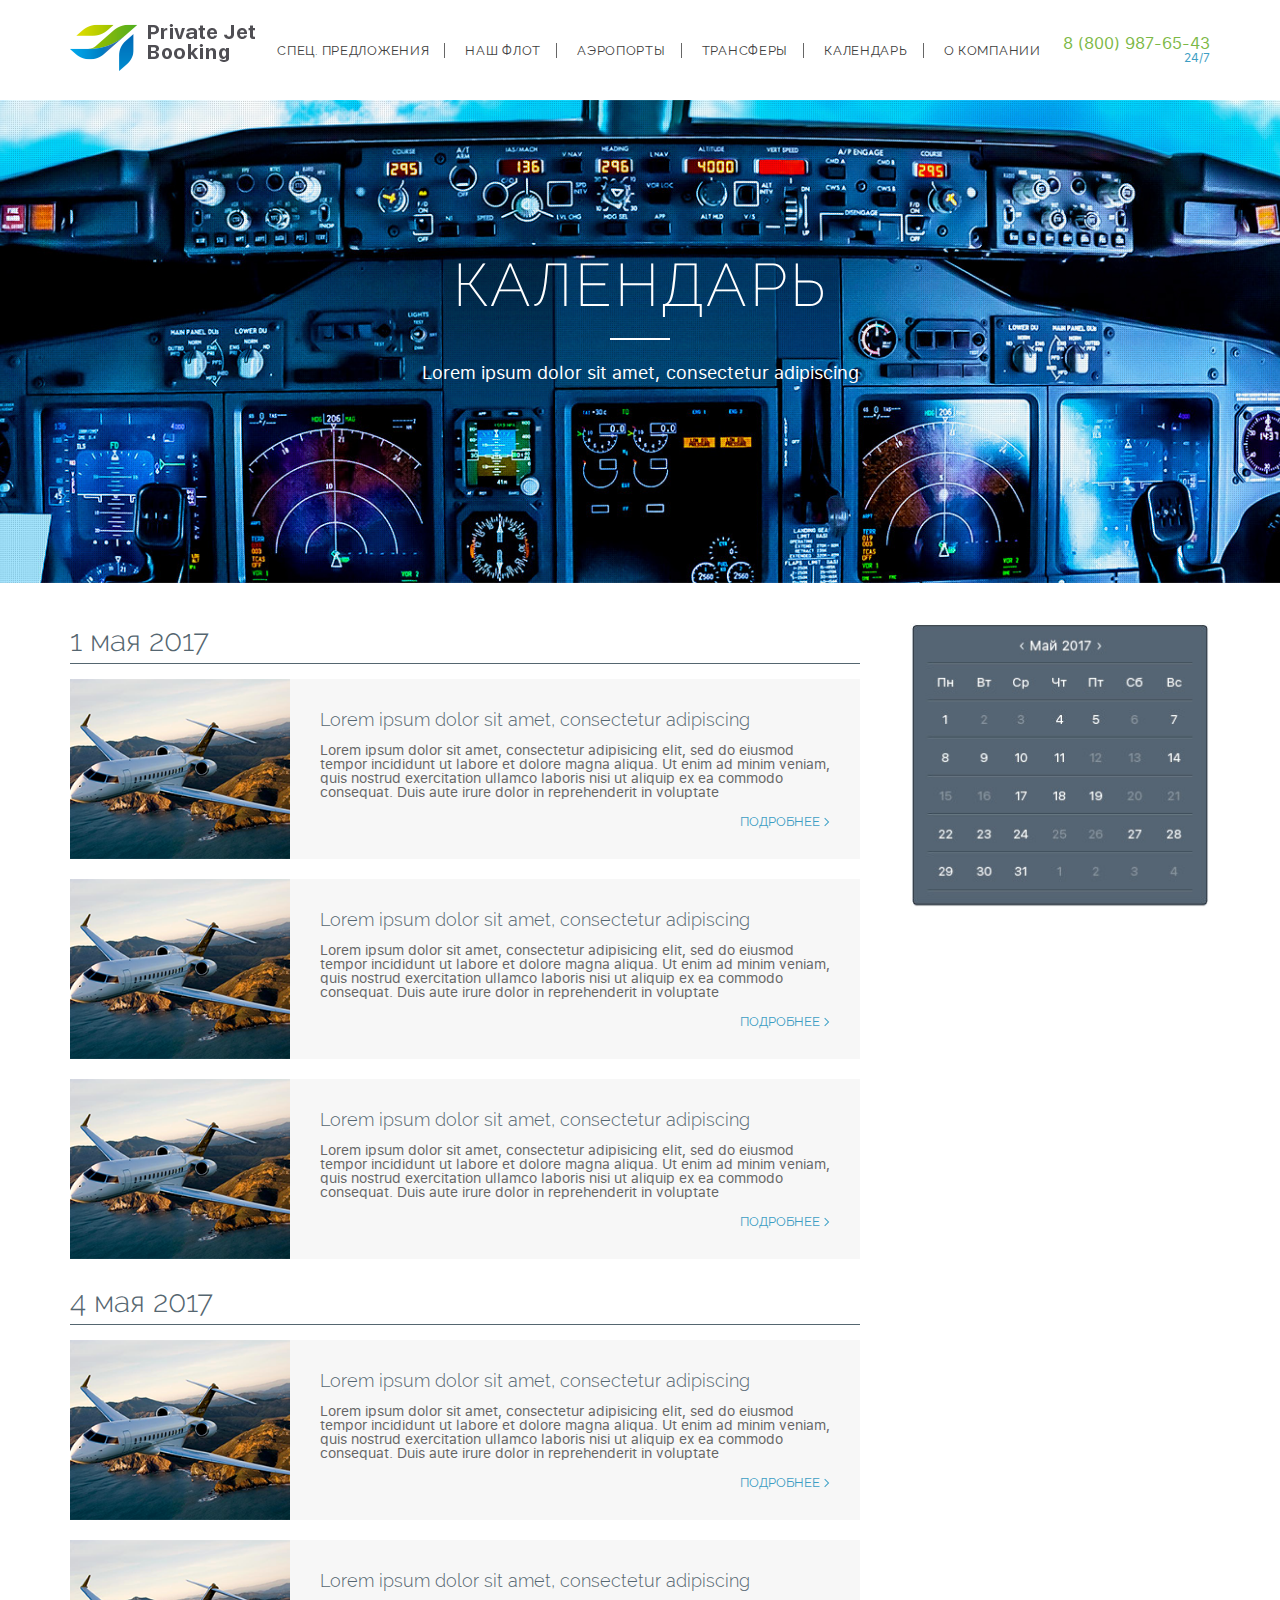
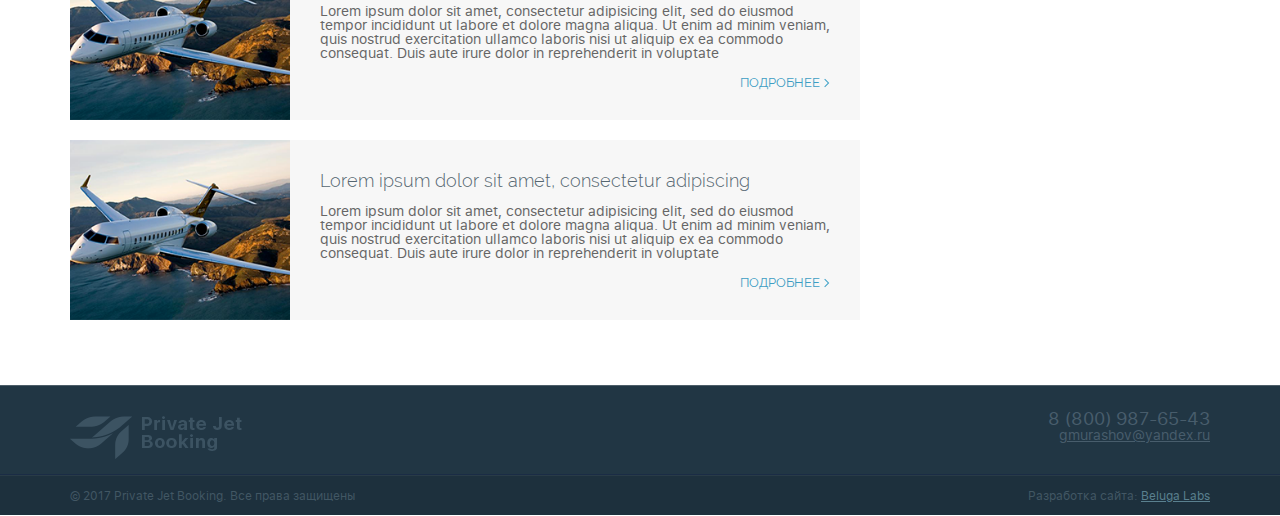
<file: public/calendar.html>
<!DOCTYPE html>
<html lang="en">
  <head>
    <meta charset="UTF-8"/>
    <meta http-equiv="X-UA-Compatible" content="IE=edge"/>
    <meta name="viewport" content="width=device-width, initial-scale=1"/>
    <link rel="stylesheet" href="css/style.min.css"/>
    <title>Document</title>
  </head>
  <body>
    <div class="all-wrapper">
      <header class="site-header">
        <div class="container">
          <div class="site-header__inner"><a href="#" class="logo"><img src="img/logo.png" alt=""/></a>
            <ul class="main-menu">
              <li><a href="#">СПЕЦ. ПРЕДЛОЖЕНИЯ</a></li>
              <li><a href="#">Наш Флот</a></li>
              <li><a href="#">АЭРОПОРТЫ</a></li>
              <li><a href="#">ТРАНСФЕРЫ</a></li>
              <li><a href="#">КАЛЕНДАРЬ</a></li>
              <li><a href="#">О компании</a></li>
            </ul><a href="#" class="header__tel">8 (800) 987-65-43<span>24/7</span></a>
          </div>
        </div>
      </header>
      <main class="main-content">
        <div style="background-image: url(img/calendar-bg.jpg)" class="page-top">
          <div class="container">
            <h1 class="page__title">Календарь</h1>
            <p class="page__description">Lorem ipsum dolor sit amet, consectetur adipiscing</p>
          </div>
        </div>
        <div class="container">
          <div class="with-sidebar cf">
            <aside class="sidebar">
              <div class="calendar-wrapper"><img src="img/calendar.jpg" alt=""/></div>
            </aside>
            <div class="with-sidebar__content">
              <div class="calendar__row">
                <div class="calendar__row-heading">1 мая 2017</div>
                <div class="calendar__row-list"><a href="#" class="calendar__row-item">
                    <div style="background-image: url(img/j1.png)" class="calendar__row-img"></div>
                    <div class="calendar__row-content">
                      <p class="calendar__row-title">Lorem ipsum dolor sit amet, consectetur adipiscing</p>
                      <p class="calendar__row-text">Lorem ipsum dolor sit amet, consectetur adipisicing elit, sed do eiusmod tempor incididunt ut labore et dolore magna aliqua. Ut enim ad minim veniam, quis nostrud exercitation ullamco laboris nisi ut aliquip ex ea commodo consequat. Duis aute irure dolor in reprehenderit in voluptate </p><span class="calendar__row-more">Подробнее</span>
                    </div></a><a href="#" class="calendar__row-item">
                    <div style="background-image: url(img/j1.png)" class="calendar__row-img"></div>
                    <div class="calendar__row-content">
                      <p class="calendar__row-title">Lorem ipsum dolor sit amet, consectetur adipiscing</p>
                      <p class="calendar__row-text">Lorem ipsum dolor sit amet, consectetur adipisicing elit, sed do eiusmod tempor incididunt ut labore et dolore magna aliqua. Ut enim ad minim veniam, quis nostrud exercitation ullamco laboris nisi ut aliquip ex ea commodo consequat. Duis aute irure dolor in reprehenderit in voluptate </p><span class="calendar__row-more">Подробнее</span>
                    </div></a><a href="#" class="calendar__row-item">
                    <div style="background-image: url(img/j1.png)" class="calendar__row-img"></div>
                    <div class="calendar__row-content">
                      <p class="calendar__row-title">Lorem ipsum dolor sit amet, consectetur adipiscing</p>
                      <p class="calendar__row-text">Lorem ipsum dolor sit amet, consectetur adipisicing elit, sed do eiusmod tempor incididunt ut labore et dolore magna aliqua. Ut enim ad minim veniam, quis nostrud exercitation ullamco laboris nisi ut aliquip ex ea commodo consequat. Duis aute irure dolor in reprehenderit in voluptate </p><span class="calendar__row-more">Подробнее</span>
                    </div></a></div>
              </div>
              <div class="calendar__row">
                <div class="calendar__row-heading">4 мая 2017</div>
                <div class="calendar__row-list"><a href="#" class="calendar__row-item">
                    <div style="background-image: url(img/j1.png)" class="calendar__row-img"></div>
                    <div class="calendar__row-content">
                      <p class="calendar__row-title">Lorem ipsum dolor sit amet, consectetur adipiscing</p>
                      <p class="calendar__row-text">Lorem ipsum dolor sit amet, consectetur adipisicing elit, sed do eiusmod tempor incididunt ut labore et dolore magna aliqua. Ut enim ad minim veniam, quis nostrud exercitation ullamco laboris nisi ut aliquip ex ea commodo consequat. Duis aute irure dolor in reprehenderit in voluptate </p><span class="calendar__row-more">Подробнее</span>
                    </div></a><a href="#" class="calendar__row-item">
                    <div style="background-image: url(img/j1.png)" class="calendar__row-img"></div>
                    <div class="calendar__row-content">
                      <p class="calendar__row-title">Lorem ipsum dolor sit amet, consectetur adipiscing</p>
                      <p class="calendar__row-text">Lorem ipsum dolor sit amet, consectetur adipisicing elit, sed do eiusmod tempor incididunt ut labore et dolore magna aliqua. Ut enim ad minim veniam, quis nostrud exercitation ullamco laboris nisi ut aliquip ex ea commodo consequat. Duis aute irure dolor in reprehenderit in voluptate </p><span class="calendar__row-more">Подробнее</span>
                    </div></a><a href="#" class="calendar__row-item">
                    <div style="background-image: url(img/j1.png)" class="calendar__row-img"></div>
                    <div class="calendar__row-content">
                      <p class="calendar__row-title">Lorem ipsum dolor sit amet, consectetur adipiscing</p>
                      <p class="calendar__row-text">Lorem ipsum dolor sit amet, consectetur adipisicing elit, sed do eiusmod tempor incididunt ut labore et dolore magna aliqua. Ut enim ad minim veniam, quis nostrud exercitation ullamco laboris nisi ut aliquip ex ea commodo consequat. Duis aute irure dolor in reprehenderit in voluptate </p><span class="calendar__row-more">Подробнее</span>
                    </div></a></div>
              </div>
            </div>
          </div>
        </div>
      </main>
    </div>
    <footer class="site-footer">
      <div class="site-footer__top">
        <div class="container cf"><a href="#" class="site-footer__logo"><img src="img/footer-logo.png" alt=""/></a>
          <div class="site-footer__links"><a href="tel:8 (800) 987-65-43" class="site-footer__tel site-footer__link">8 (800) 987-65-43</a><a href="mailto:gmurashov@yandex.ru" class="site-footer__email site-footer__link">gmurashov@yandex.ru</a></div>
        </div>
      </div>
      <div class="site-footer__bottom">
        <div class="container cf">
          <div class="site-footer__copyright">© 2017 Private Jet Booking. Все права защищены</div>
          <div class="site-footer__madein">Разработка сайта: <a href="http://belugalab.ru/" target="_blank">Beluga Labs</a></div>
        </div>
      </div>
    </footer>
    <script src="https://ajax.googleapis.com/ajax/libs/jquery/2.1.4/jquery.min.js"></script>
    <script src="js/lib/lib.min.js"></script>
    <script src="js/main.min.js"></script>
  </body>
</html>
</file>
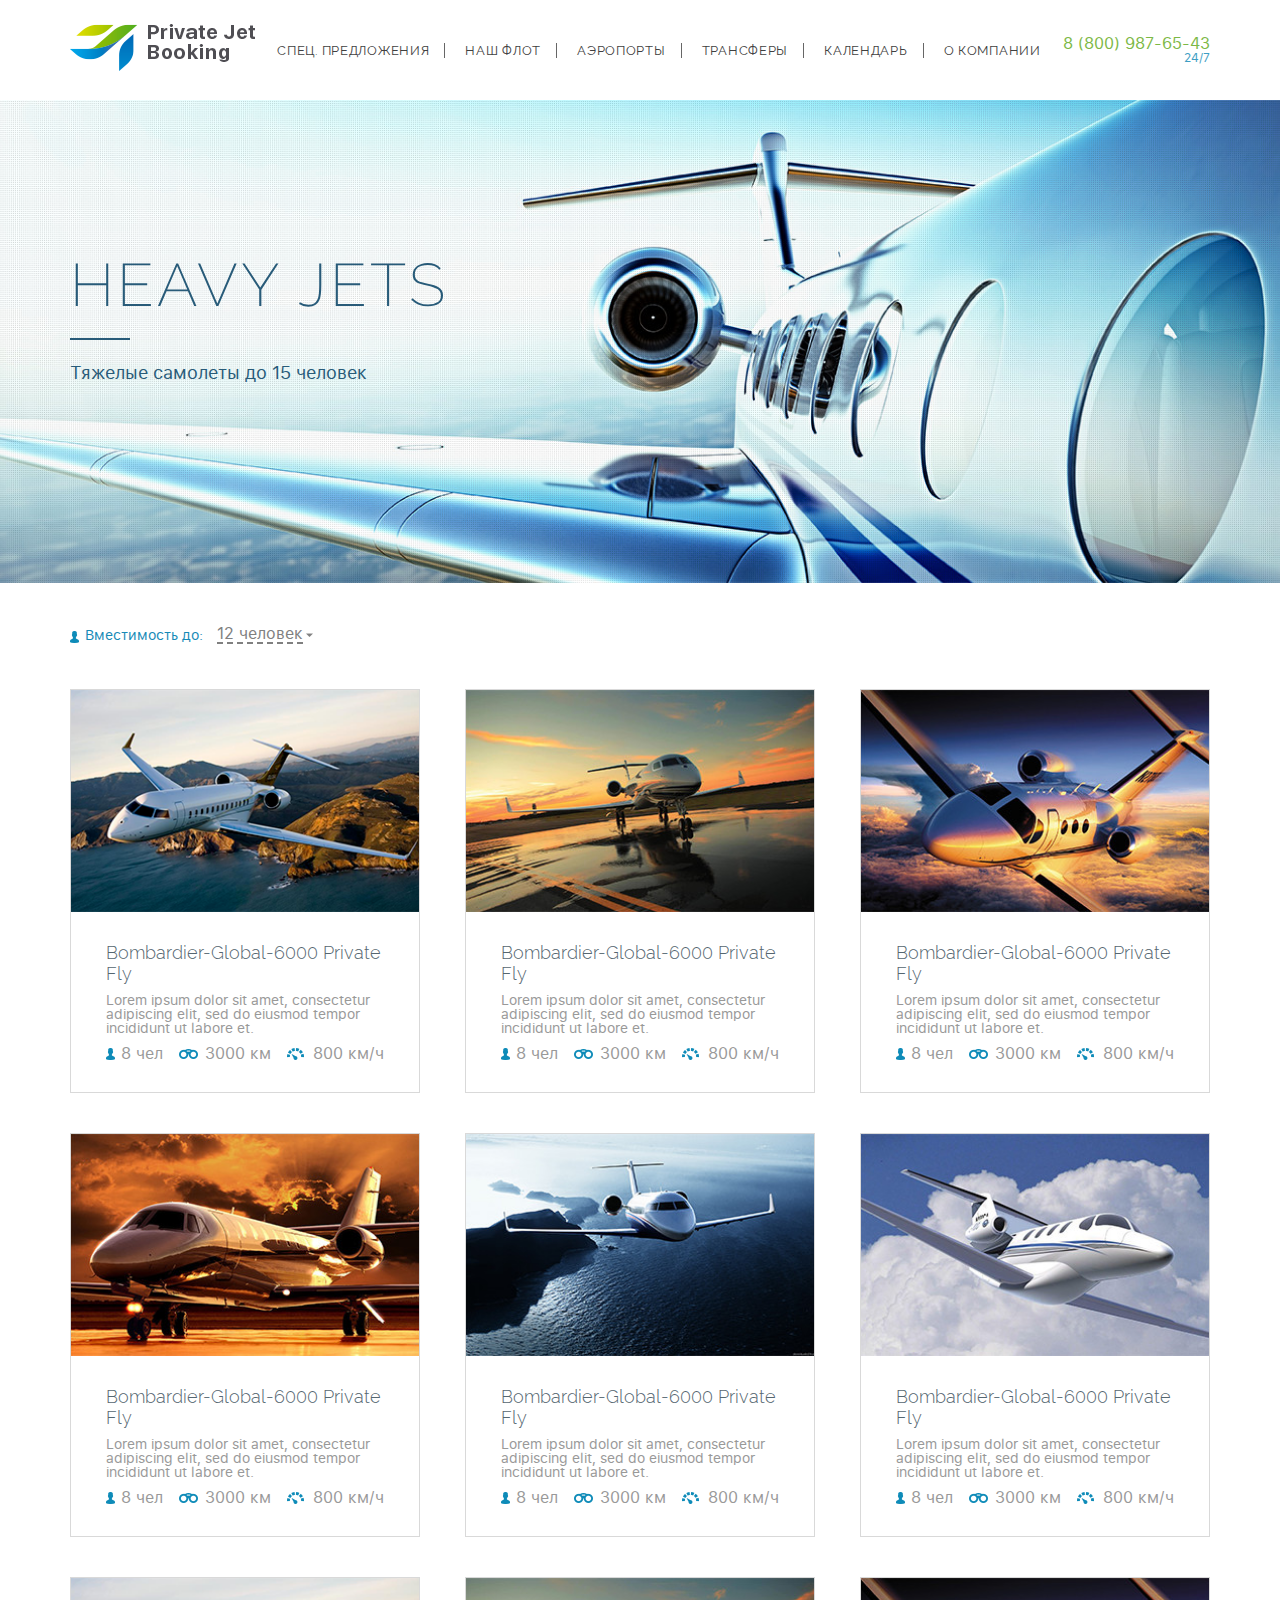
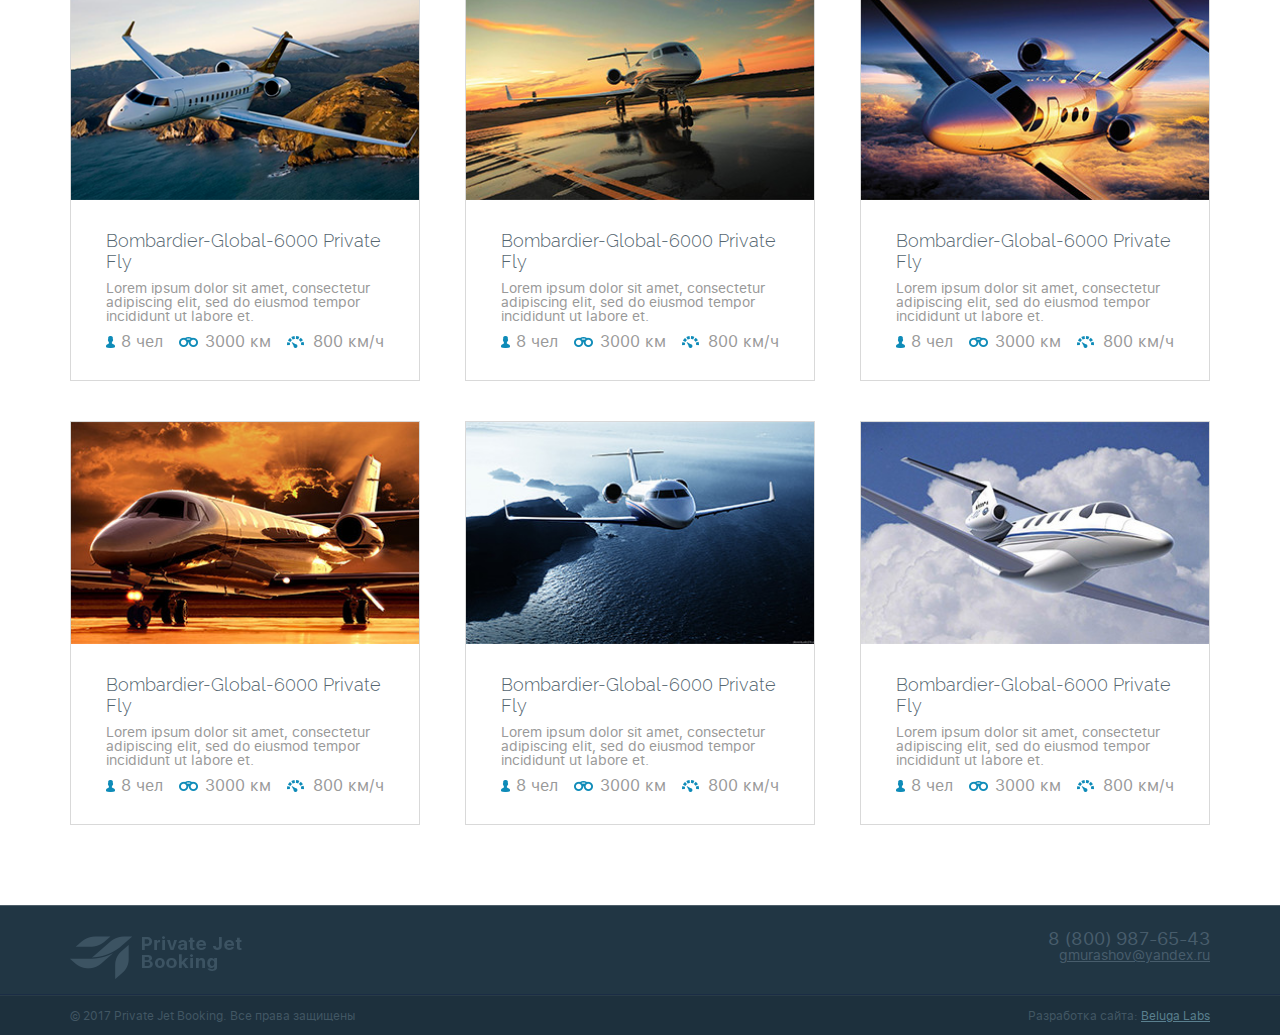
<file: public/fleet-cat.html>
<!DOCTYPE html>
<html lang="en">
  <head>
    <meta charset="UTF-8"/>
    <meta http-equiv="X-UA-Compatible" content="IE=edge"/>
    <meta name="viewport" content="width=device-width, initial-scale=1"/>
    <link rel="stylesheet" href="css/style.min.css"/>
    <title>Document</title>
  </head>
  <body>
    <div class="all-wrapper">
      <header class="site-header">
        <div class="container">
          <div class="site-header__inner"><a href="#" class="logo"><img src="img/logo.png" alt=""/></a>
            <ul class="main-menu">
              <li><a href="#">СПЕЦ. ПРЕДЛОЖЕНИЯ</a></li>
              <li><a href="#">Наш Флот</a></li>
              <li><a href="#">АЭРОПОРТЫ</a></li>
              <li><a href="#">ТРАНСФЕРЫ</a></li>
              <li><a href="#">КАЛЕНДАРЬ</a></li>
              <li><a href="#">О компании</a></li>
            </ul><a href="#" class="header__tel">8 (800) 987-65-43<span>24/7</span></a>
          </div>
        </div>
      </header>
      <main class="main-content">
        <div style="background-image: url(img/fleet-cat.jpg)" class="page-top">
          <div class="container">
            <h1 class="page__title page__title--colored">Heavy Jets </h1>
            <p class="page__description page__description--colored">Тяжелые самолеты до 15 человек</p>
          </div>
        </div>
        <div class="container">
          <div class="fleet-cat__filter">Вместимость до:
            <div class="fleet-cat__select">
              <select>
                <option value="12">12 человек</option>
                <option value="13">13 человек</option>
                <option value="14">14 человек</option>
                <option value="15">15 человек</option>
              </select>
            </div>
          </div>
          <div class="flex three-col"><a href="#" class="jet-card">
              <div style="background-image: url(img/j1.png)" class="jet-card__img"></div>
              <div class="jet-card__inner">
                <div class="jet-card__title">Bombardier-Global-6000 Private Fly</div>
                <div class="jet-card__description">Lorem ipsum dolor sit amet, consectetur adipiscing elit, sed do eiusmod tempor incididunt ut labore et.</div>
                <div class="jet-card__info">
                  <div class="jet-card__info-item jet-card__info-passengers">8 чел</div>
                  <div class="jet-card__info-item jet-card__info-distance">3000 км</div>
                  <div class="jet-card__info-item jet-card__info-speed">800 км/ч</div>
                </div>
              </div></a><a href="#" class="jet-card">
              <div style="background-image: url(img/j2.jpg)" class="jet-card__img"></div>
              <div class="jet-card__inner">
                <div class="jet-card__title">Bombardier-Global-6000 Private Fly</div>
                <div class="jet-card__description">Lorem ipsum dolor sit amet, consectetur adipiscing elit, sed do eiusmod tempor incididunt ut labore et.</div>
                <div class="jet-card__info">
                  <div class="jet-card__info-item jet-card__info-passengers">8 чел</div>
                  <div class="jet-card__info-item jet-card__info-distance">3000 км</div>
                  <div class="jet-card__info-item jet-card__info-speed">800 км/ч</div>
                </div>
              </div></a><a href="#" class="jet-card">
              <div style="background-image: url(img/j3.jpg)" class="jet-card__img"></div>
              <div class="jet-card__inner">
                <div class="jet-card__title">Bombardier-Global-6000 Private Fly</div>
                <div class="jet-card__description">Lorem ipsum dolor sit amet, consectetur adipiscing elit, sed do eiusmod tempor incididunt ut labore et.</div>
                <div class="jet-card__info">
                  <div class="jet-card__info-item jet-card__info-passengers">8 чел</div>
                  <div class="jet-card__info-item jet-card__info-distance">3000 км</div>
                  <div class="jet-card__info-item jet-card__info-speed">800 км/ч</div>
                </div>
              </div></a><a href="#" class="jet-card">
              <div style="background-image: url(img/j4.jpg)" class="jet-card__img"></div>
              <div class="jet-card__inner">
                <div class="jet-card__title">Bombardier-Global-6000 Private Fly</div>
                <div class="jet-card__description">Lorem ipsum dolor sit amet, consectetur adipiscing elit, sed do eiusmod tempor incididunt ut labore et.</div>
                <div class="jet-card__info">
                  <div class="jet-card__info-item jet-card__info-passengers">8 чел</div>
                  <div class="jet-card__info-item jet-card__info-distance">3000 км</div>
                  <div class="jet-card__info-item jet-card__info-speed">800 км/ч</div>
                </div>
              </div></a><a href="#" class="jet-card">
              <div style="background-image: url(img/j5.jpg)" class="jet-card__img"></div>
              <div class="jet-card__inner">
                <div class="jet-card__title">Bombardier-Global-6000 Private Fly</div>
                <div class="jet-card__description">Lorem ipsum dolor sit amet, consectetur adipiscing elit, sed do eiusmod tempor incididunt ut labore et.</div>
                <div class="jet-card__info">
                  <div class="jet-card__info-item jet-card__info-passengers">8 чел</div>
                  <div class="jet-card__info-item jet-card__info-distance">3000 км</div>
                  <div class="jet-card__info-item jet-card__info-speed">800 км/ч</div>
                </div>
              </div></a><a href="#" class="jet-card">
              <div style="background-image: url(img/j6.jpg)" class="jet-card__img"></div>
              <div class="jet-card__inner">
                <div class="jet-card__title">Bombardier-Global-6000 Private Fly</div>
                <div class="jet-card__description">Lorem ipsum dolor sit amet, consectetur adipiscing elit, sed do eiusmod tempor incididunt ut labore et.</div>
                <div class="jet-card__info">
                  <div class="jet-card__info-item jet-card__info-passengers">8 чел</div>
                  <div class="jet-card__info-item jet-card__info-distance">3000 км</div>
                  <div class="jet-card__info-item jet-card__info-speed">800 км/ч</div>
                </div>
              </div></a><a href="#" class="jet-card">
              <div style="background-image: url(img/j1.png)" class="jet-card__img"></div>
              <div class="jet-card__inner">
                <div class="jet-card__title">Bombardier-Global-6000 Private Fly</div>
                <div class="jet-card__description">Lorem ipsum dolor sit amet, consectetur adipiscing elit, sed do eiusmod tempor incididunt ut labore et.</div>
                <div class="jet-card__info">
                  <div class="jet-card__info-item jet-card__info-passengers">8 чел</div>
                  <div class="jet-card__info-item jet-card__info-distance">3000 км</div>
                  <div class="jet-card__info-item jet-card__info-speed">800 км/ч</div>
                </div>
              </div></a><a href="#" class="jet-card">
              <div style="background-image: url(img/j2.jpg)" class="jet-card__img"></div>
              <div class="jet-card__inner">
                <div class="jet-card__title">Bombardier-Global-6000 Private Fly</div>
                <div class="jet-card__description">Lorem ipsum dolor sit amet, consectetur adipiscing elit, sed do eiusmod tempor incididunt ut labore et.</div>
                <div class="jet-card__info">
                  <div class="jet-card__info-item jet-card__info-passengers">8 чел</div>
                  <div class="jet-card__info-item jet-card__info-distance">3000 км</div>
                  <div class="jet-card__info-item jet-card__info-speed">800 км/ч</div>
                </div>
              </div></a><a href="#" class="jet-card">
              <div style="background-image: url(img/j3.jpg)" class="jet-card__img"></div>
              <div class="jet-card__inner">
                <div class="jet-card__title">Bombardier-Global-6000 Private Fly</div>
                <div class="jet-card__description">Lorem ipsum dolor sit amet, consectetur adipiscing elit, sed do eiusmod tempor incididunt ut labore et.</div>
                <div class="jet-card__info">
                  <div class="jet-card__info-item jet-card__info-passengers">8 чел</div>
                  <div class="jet-card__info-item jet-card__info-distance">3000 км</div>
                  <div class="jet-card__info-item jet-card__info-speed">800 км/ч</div>
                </div>
              </div></a><a href="#" class="jet-card">
              <div style="background-image: url(img/j4.jpg)" class="jet-card__img"></div>
              <div class="jet-card__inner">
                <div class="jet-card__title">Bombardier-Global-6000 Private Fly</div>
                <div class="jet-card__description">Lorem ipsum dolor sit amet, consectetur adipiscing elit, sed do eiusmod tempor incididunt ut labore et.</div>
                <div class="jet-card__info">
                  <div class="jet-card__info-item jet-card__info-passengers">8 чел</div>
                  <div class="jet-card__info-item jet-card__info-distance">3000 км</div>
                  <div class="jet-card__info-item jet-card__info-speed">800 км/ч</div>
                </div>
              </div></a><a href="#" class="jet-card">
              <div style="background-image: url(img/j5.jpg)" class="jet-card__img"></div>
              <div class="jet-card__inner">
                <div class="jet-card__title">Bombardier-Global-6000 Private Fly</div>
                <div class="jet-card__description">Lorem ipsum dolor sit amet, consectetur adipiscing elit, sed do eiusmod tempor incididunt ut labore et.</div>
                <div class="jet-card__info">
                  <div class="jet-card__info-item jet-card__info-passengers">8 чел</div>
                  <div class="jet-card__info-item jet-card__info-distance">3000 км</div>
                  <div class="jet-card__info-item jet-card__info-speed">800 км/ч</div>
                </div>
              </div></a><a href="#" class="jet-card">
              <div style="background-image: url(img/j6.jpg)" class="jet-card__img"></div>
              <div class="jet-card__inner">
                <div class="jet-card__title">Bombardier-Global-6000 Private Fly</div>
                <div class="jet-card__description">Lorem ipsum dolor sit amet, consectetur adipiscing elit, sed do eiusmod tempor incididunt ut labore et.</div>
                <div class="jet-card__info">
                  <div class="jet-card__info-item jet-card__info-passengers">8 чел</div>
                  <div class="jet-card__info-item jet-card__info-distance">3000 км</div>
                  <div class="jet-card__info-item jet-card__info-speed">800 км/ч</div>
                </div>
              </div></a></div>
        </div>
      </main>
    </div>
    <footer class="site-footer">
      <div class="site-footer__top">
        <div class="container cf"><a href="#" class="site-footer__logo"><img src="img/footer-logo.png" alt=""/></a>
          <div class="site-footer__links"><a href="tel:8 (800) 987-65-43" class="site-footer__tel site-footer__link">8 (800) 987-65-43</a><a href="mailto:gmurashov@yandex.ru" class="site-footer__email site-footer__link">gmurashov@yandex.ru</a></div>
        </div>
      </div>
      <div class="site-footer__bottom">
        <div class="container cf">
          <div class="site-footer__copyright">© 2017 Private Jet Booking. Все права защищены</div>
          <div class="site-footer__madein">Разработка сайта: <a href="http://belugalab.ru/" target="_blank">Beluga Labs</a></div>
        </div>
      </div>
    </footer>
    <script src="https://ajax.googleapis.com/ajax/libs/jquery/2.1.4/jquery.min.js"></script>
    <script src="js/lib/lib.min.js"></script>
    <script src="js/main.min.js"></script>
  </body>
</html>
</file>
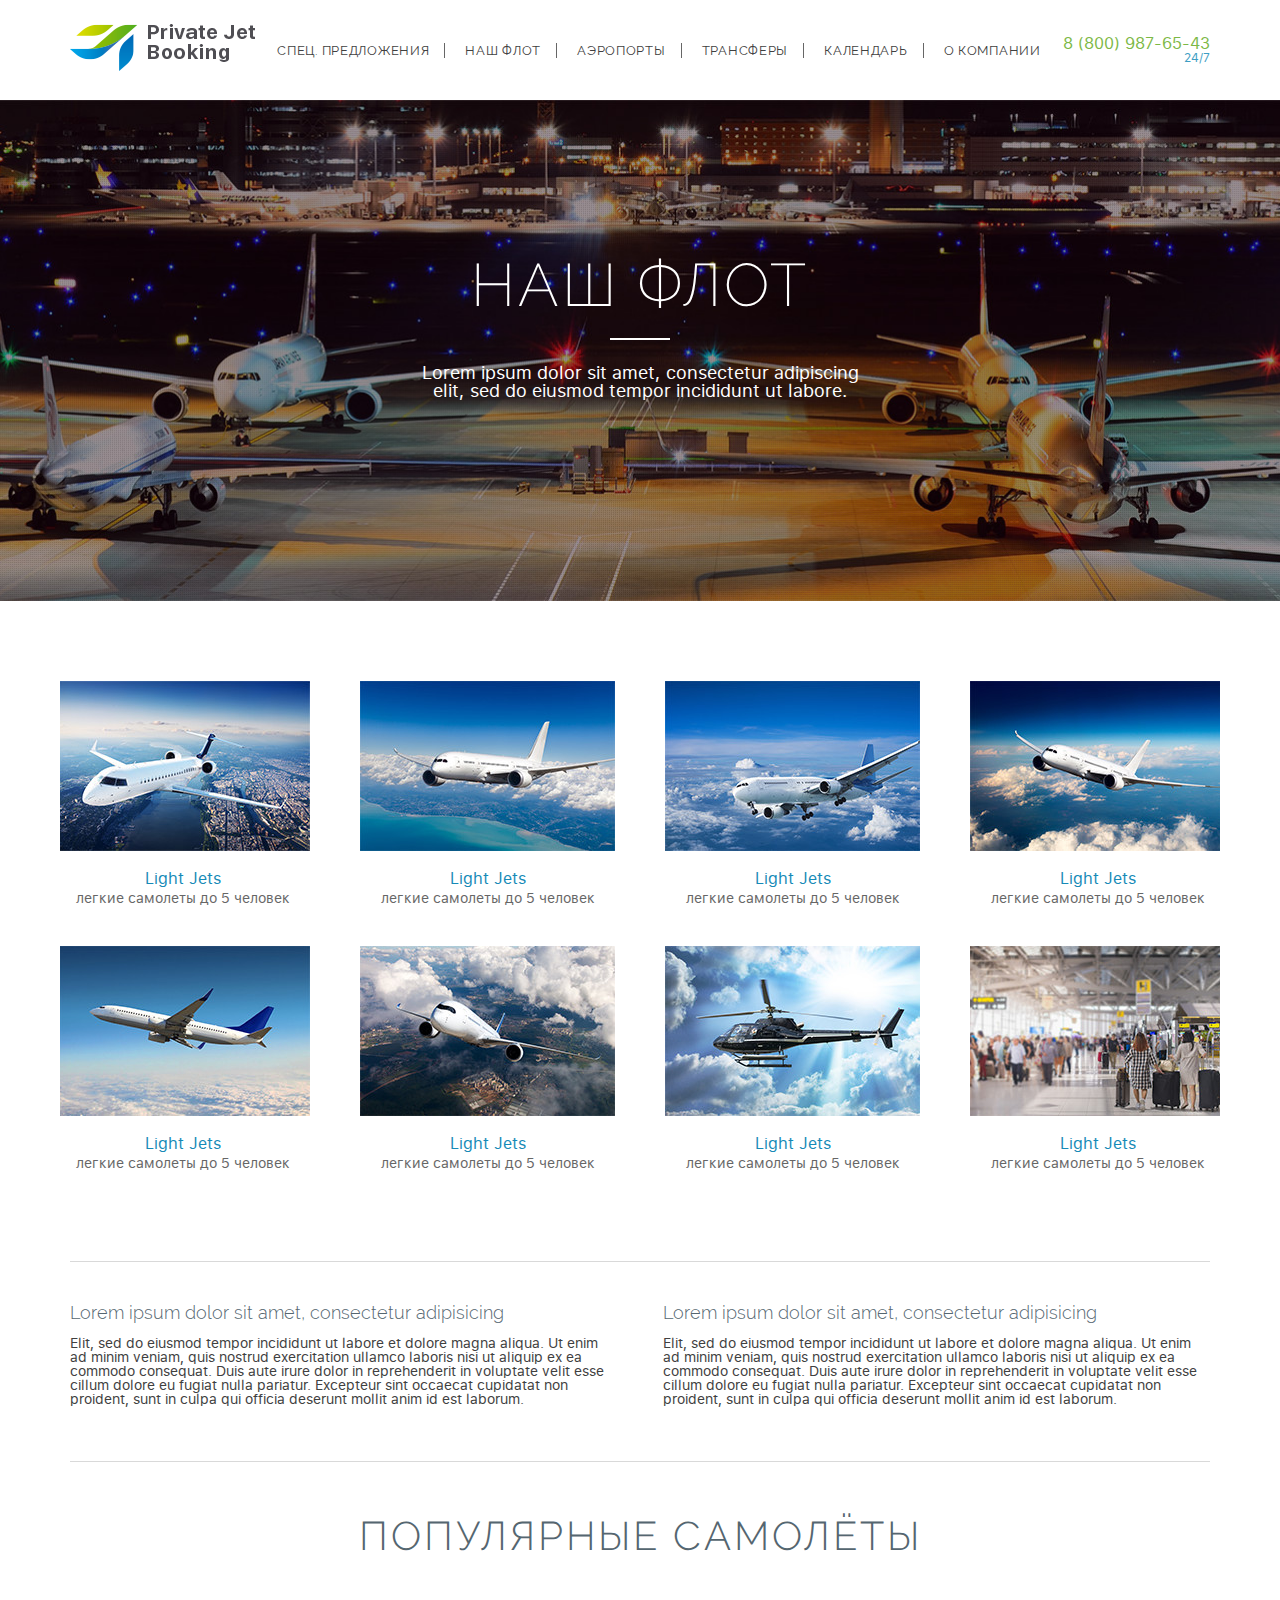
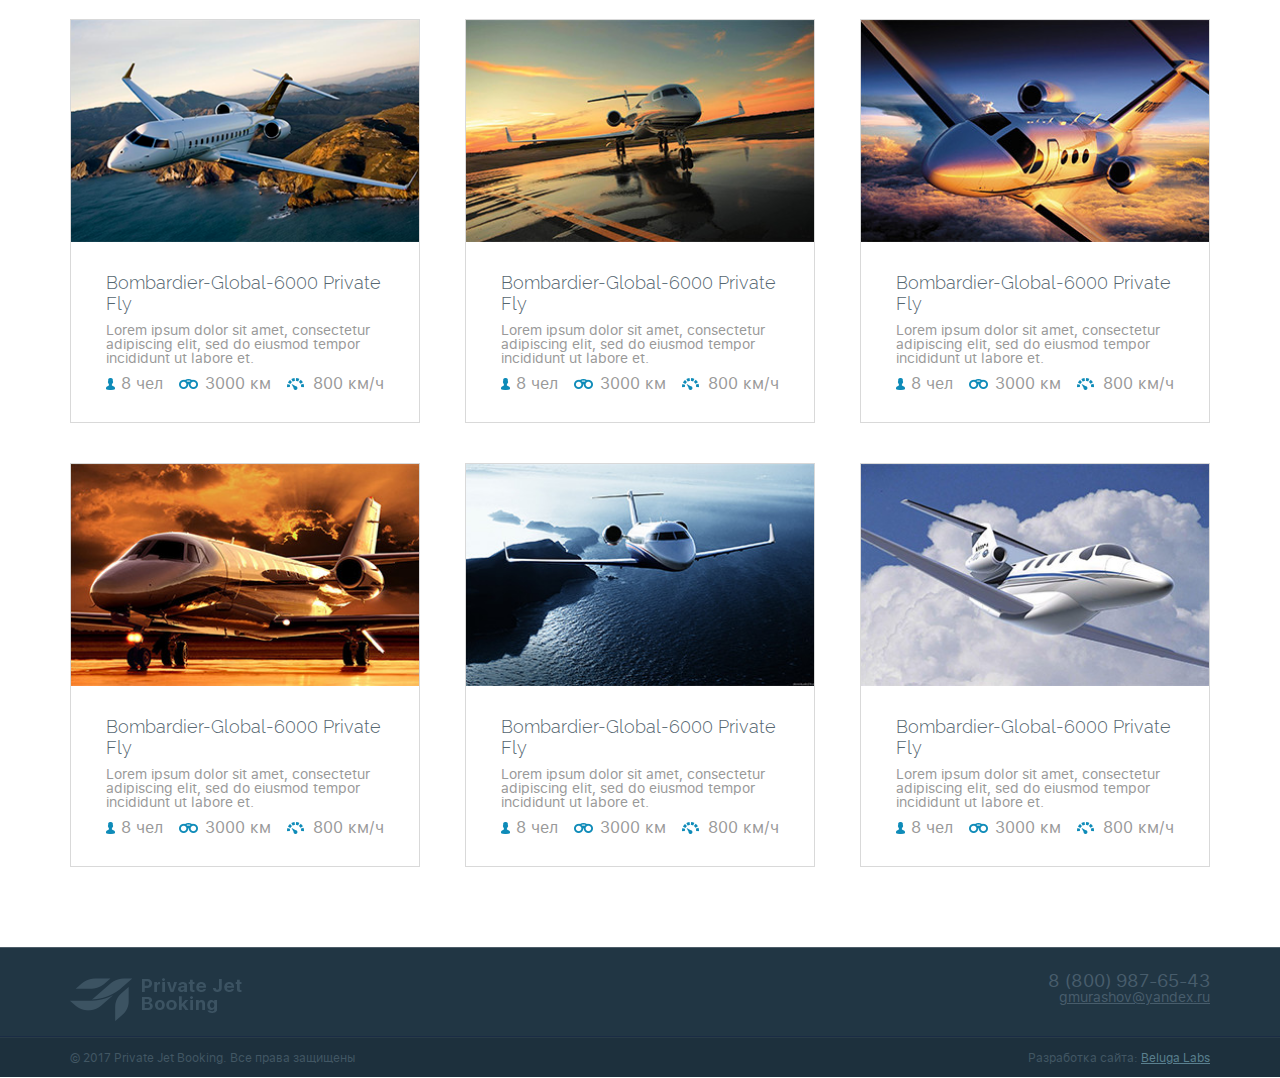
<file: public/fleet.html>
<!DOCTYPE html>
<html lang="en">
  <head>
    <meta charset="UTF-8"/>
    <meta http-equiv="X-UA-Compatible" content="IE=edge"/>
    <meta name="viewport" content="width=device-width, initial-scale=1"/>
    <link rel="stylesheet" href="css/style.min.css"/>
    <title>Document</title>
  </head>
  <body>
    <div class="all-wrapper">
      <header class="site-header">
        <div class="container">
          <div class="site-header__inner"><a href="#" class="logo"><img src="img/logo.png" alt=""/></a>
            <ul class="main-menu">
              <li><a href="#">СПЕЦ. ПРЕДЛОЖЕНИЯ</a></li>
              <li><a href="#">Наш Флот</a></li>
              <li><a href="#">АЭРОПОРТЫ</a></li>
              <li><a href="#">ТРАНСФЕРЫ</a></li>
              <li><a href="#">КАЛЕНДАРЬ</a></li>
              <li><a href="#">О компании</a></li>
            </ul><a href="#" class="header__tel">8 (800) 987-65-43<span>24/7</span></a>
          </div>
        </div>
      </header>
      <main class="main-content">
        <div style="background-image: url(img/our-fleet.jpg)" class="page-top">
          <h1 class="page__title">Наш флот</h1>
          <p class="page__description">Lorem ipsum dolor sit amet, consectetur adipiscing elit, sed do eiusmod tempor incididunt ut labore.</p>
        </div>
        <div class="our-fleet home-blocks">
          <div class="container">
            <div class="our-fleet__list"><a href="#" class="our-fleet__item">
                <div class="our-fleet__img"><img src="img/fl1.jpg" alt=""/></div>
                <p class="our-fleet__title">Light Jets</p>
                <p class="our-fleet__description">легкие самолеты до 5 человек</p></a><a href="#" class="our-fleet__item">
                <div class="our-fleet__img"><img src="img/fl2.jpg" alt=""/></div>
                <p class="our-fleet__title">Light Jets</p>
                <p class="our-fleet__description">легкие самолеты до 5 человек</p></a><a href="#" class="our-fleet__item">
                <div class="our-fleet__img"><img src="img/fl3.jpg" alt=""/></div>
                <p class="our-fleet__title">Light Jets</p>
                <p class="our-fleet__description">легкие самолеты до 5 человек</p></a><a href="#" class="our-fleet__item">
                <div class="our-fleet__img"><img src="img/fl4.jpg" alt=""/></div>
                <p class="our-fleet__title">Light Jets</p>
                <p class="our-fleet__description">легкие самолеты до 5 человек</p></a><a href="#" class="our-fleet__item">
                <div class="our-fleet__img"><img src="img/fl5.jpg" alt=""/></div>
                <p class="our-fleet__title">Light Jets</p>
                <p class="our-fleet__description">легкие самолеты до 5 человек</p></a><a href="#" class="our-fleet__item">
                <div class="our-fleet__img"><img src="img/fl6.jpg" alt=""/></div>
                <p class="our-fleet__title">Light Jets</p>
                <p class="our-fleet__description">легкие самолеты до 5 человек</p></a><a href="#" class="our-fleet__item">
                <div class="our-fleet__img"><img src="img/fl7.jpg" alt=""/></div>
                <p class="our-fleet__title">Light Jets</p>
                <p class="our-fleet__description">легкие самолеты до 5 человек</p></a><a href="#" class="our-fleet__item">
                <div class="our-fleet__img"><img src="img/fl9.jpg" alt=""/></div>
                <p class="our-fleet__title">Light Jets</p>
                <p class="our-fleet__description">легкие самолеты до 5 человек</p></a></div>
          </div>
        </div>
        <div class="container">
          <div class="our-fleet__text">
            <div class="our-fleet__text-col">
              <h4 class="our-fleet__text-title">Lorem ipsum dolor sit amet, consectetur adipisicing</h4>
              <p class="our-fleet__text-description">Elit, sed do eiusmod tempor incididunt ut labore et dolore magna aliqua. Ut enim ad minim veniam, quis nostrud exercitation ullamco laboris nisi ut aliquip ex ea commodo consequat. Duis aute irure dolor in reprehenderit in voluptate velit esse cillum dolore eu fugiat nulla pariatur. Excepteur sint occaecat cupidatat non proident, sunt in culpa qui officia deserunt mollit anim id est laborum. </p>
            </div>
            <div class="our-fleet__text-col">
              <h4 class="our-fleet__text-title">Lorem ipsum dolor sit amet, consectetur adipisicing</h4>
              <p class="our-fleet__text-description">Elit, sed do eiusmod tempor incididunt ut labore et dolore magna aliqua. Ut enim ad minim veniam, quis nostrud exercitation ullamco laboris nisi ut aliquip ex ea commodo consequat. Duis aute irure dolor in reprehenderit in voluptate velit esse cillum dolore eu fugiat nulla pariatur. Excepteur sint occaecat cupidatat non proident, sunt in culpa qui officia deserunt mollit anim id est laborum. </p>
            </div>
          </div>
          <div class="popular-jets">
            <h2 class="simple-title">Популярные самолёты</h2>
            <div class="flex three-col"><a href="#" class="jet-card">
                <div style="background-image: url(img/j1.png)" class="jet-card__img"></div>
                <div class="jet-card__inner">
                  <div class="jet-card__title">Bombardier-Global-6000 Private Fly</div>
                  <div class="jet-card__description">Lorem ipsum dolor sit amet, consectetur adipiscing elit, sed do eiusmod tempor incididunt ut labore et.</div>
                  <div class="jet-card__info">
                    <div class="jet-card__info-item jet-card__info-passengers">8 чел</div>
                    <div class="jet-card__info-item jet-card__info-distance">3000 км</div>
                    <div class="jet-card__info-item jet-card__info-speed">800 км/ч</div>
                  </div>
                </div></a><a href="#" class="jet-card">
                <div style="background-image: url(img/j2.jpg)" class="jet-card__img"></div>
                <div class="jet-card__inner">
                  <div class="jet-card__title">Bombardier-Global-6000 Private Fly</div>
                  <div class="jet-card__description">Lorem ipsum dolor sit amet, consectetur adipiscing elit, sed do eiusmod tempor incididunt ut labore et.</div>
                  <div class="jet-card__info">
                    <div class="jet-card__info-item jet-card__info-passengers">8 чел</div>
                    <div class="jet-card__info-item jet-card__info-distance">3000 км</div>
                    <div class="jet-card__info-item jet-card__info-speed">800 км/ч</div>
                  </div>
                </div></a><a href="#" class="jet-card">
                <div style="background-image: url(img/j3.jpg)" class="jet-card__img"></div>
                <div class="jet-card__inner">
                  <div class="jet-card__title">Bombardier-Global-6000 Private Fly</div>
                  <div class="jet-card__description">Lorem ipsum dolor sit amet, consectetur adipiscing elit, sed do eiusmod tempor incididunt ut labore et.</div>
                  <div class="jet-card__info">
                    <div class="jet-card__info-item jet-card__info-passengers">8 чел</div>
                    <div class="jet-card__info-item jet-card__info-distance">3000 км</div>
                    <div class="jet-card__info-item jet-card__info-speed">800 км/ч</div>
                  </div>
                </div></a><a href="#" class="jet-card">
                <div style="background-image: url(img/j4.jpg)" class="jet-card__img"></div>
                <div class="jet-card__inner">
                  <div class="jet-card__title">Bombardier-Global-6000 Private Fly</div>
                  <div class="jet-card__description">Lorem ipsum dolor sit amet, consectetur adipiscing elit, sed do eiusmod tempor incididunt ut labore et.</div>
                  <div class="jet-card__info">
                    <div class="jet-card__info-item jet-card__info-passengers">8 чел</div>
                    <div class="jet-card__info-item jet-card__info-distance">3000 км</div>
                    <div class="jet-card__info-item jet-card__info-speed">800 км/ч</div>
                  </div>
                </div></a><a href="#" class="jet-card">
                <div style="background-image: url(img/j5.jpg)" class="jet-card__img"></div>
                <div class="jet-card__inner">
                  <div class="jet-card__title">Bombardier-Global-6000 Private Fly</div>
                  <div class="jet-card__description">Lorem ipsum dolor sit amet, consectetur adipiscing elit, sed do eiusmod tempor incididunt ut labore et.</div>
                  <div class="jet-card__info">
                    <div class="jet-card__info-item jet-card__info-passengers">8 чел</div>
                    <div class="jet-card__info-item jet-card__info-distance">3000 км</div>
                    <div class="jet-card__info-item jet-card__info-speed">800 км/ч</div>
                  </div>
                </div></a><a href="#" class="jet-card">
                <div style="background-image: url(img/j6.jpg)" class="jet-card__img"></div>
                <div class="jet-card__inner">
                  <div class="jet-card__title">Bombardier-Global-6000 Private Fly</div>
                  <div class="jet-card__description">Lorem ipsum dolor sit amet, consectetur adipiscing elit, sed do eiusmod tempor incididunt ut labore et.</div>
                  <div class="jet-card__info">
                    <div class="jet-card__info-item jet-card__info-passengers">8 чел</div>
                    <div class="jet-card__info-item jet-card__info-distance">3000 км</div>
                    <div class="jet-card__info-item jet-card__info-speed">800 км/ч</div>
                  </div>
                </div></a></div>
          </div>
        </div>
      </main>
    </div>
    <footer class="site-footer">
      <div class="site-footer__top">
        <div class="container cf"><a href="#" class="site-footer__logo"><img src="img/footer-logo.png" alt=""/></a>
          <div class="site-footer__links"><a href="tel:8 (800) 987-65-43" class="site-footer__tel site-footer__link">8 (800) 987-65-43</a><a href="mailto:gmurashov@yandex.ru" class="site-footer__email site-footer__link">gmurashov@yandex.ru</a></div>
        </div>
      </div>
      <div class="site-footer__bottom">
        <div class="container cf">
          <div class="site-footer__copyright">© 2017 Private Jet Booking. Все права защищены</div>
          <div class="site-footer__madein">Разработка сайта: <a href="http://belugalab.ru/" target="_blank">Beluga Labs</a></div>
        </div>
      </div>
    </footer>
    <script src="https://ajax.googleapis.com/ajax/libs/jquery/2.1.4/jquery.min.js"></script>
    <script src="js/lib/lib.min.js"></script>
    <script src="js/main.min.js"></script>
  </body>
</html>
</file>
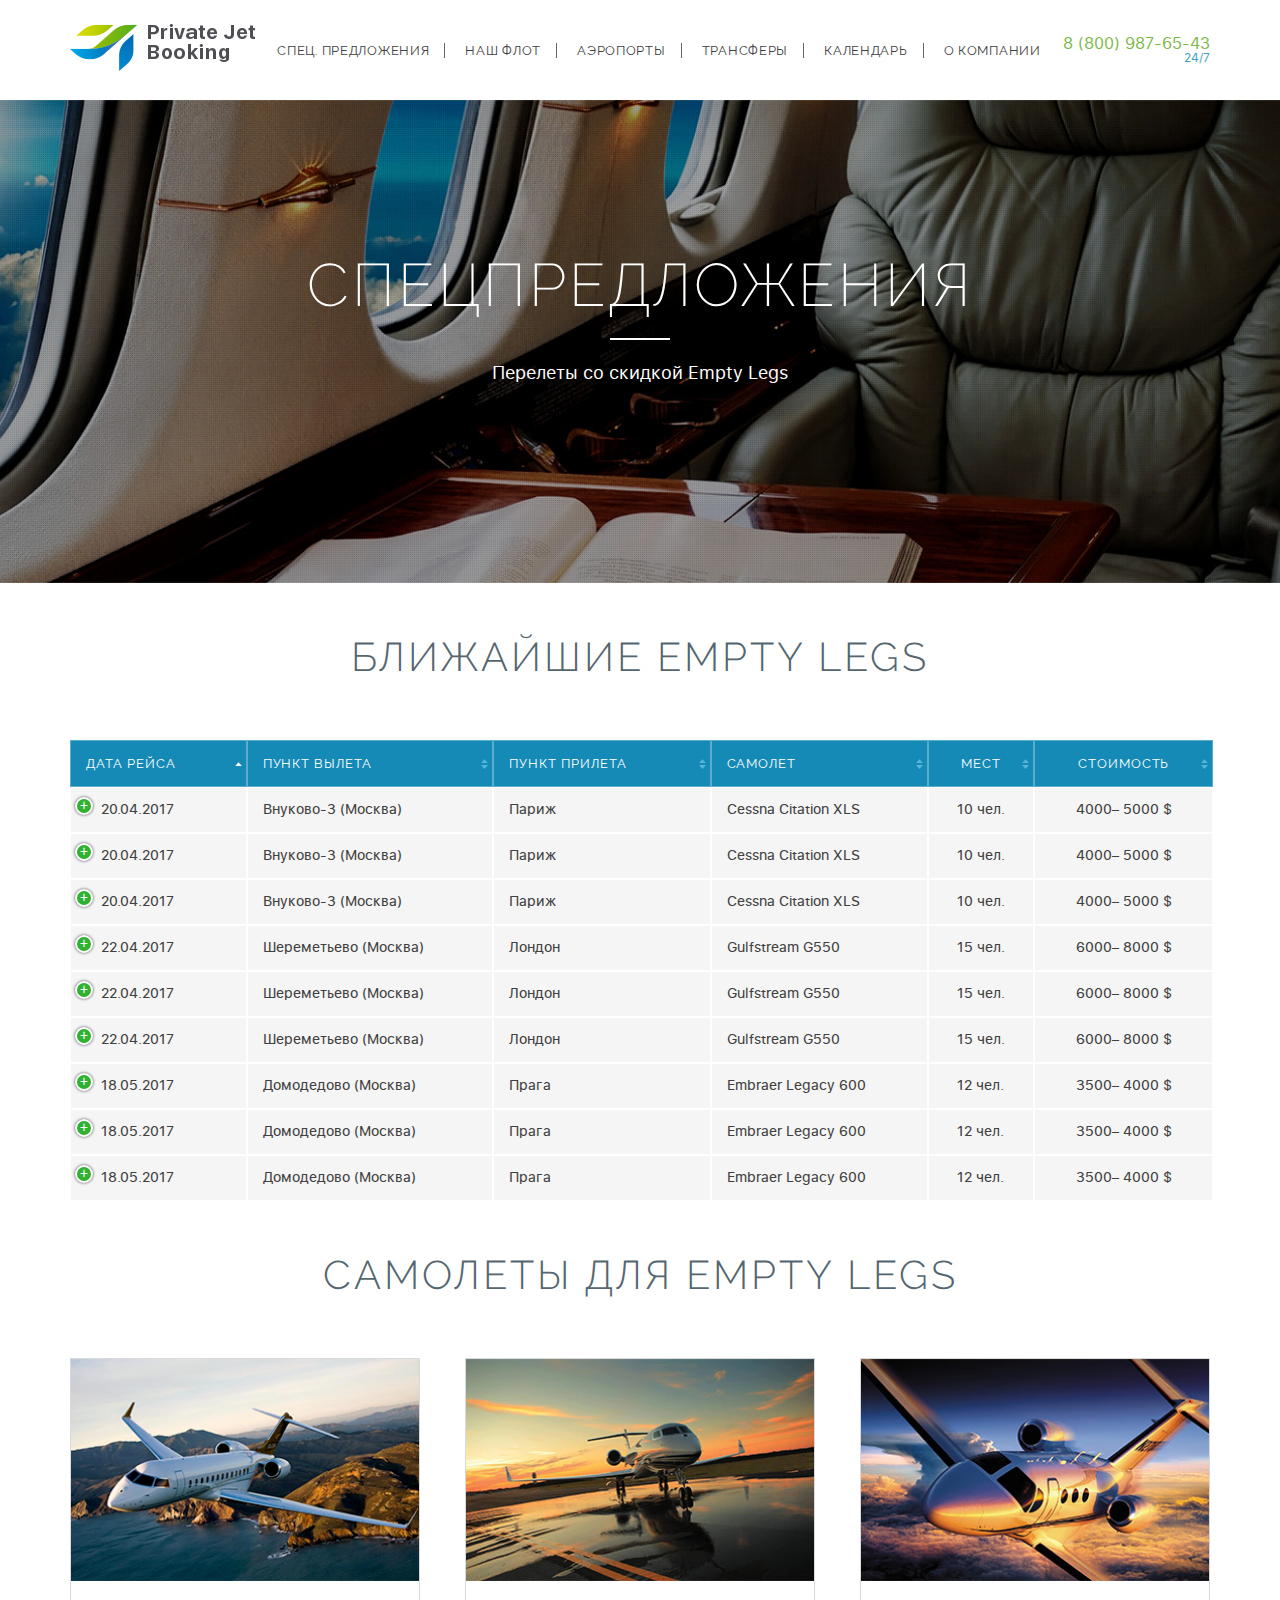
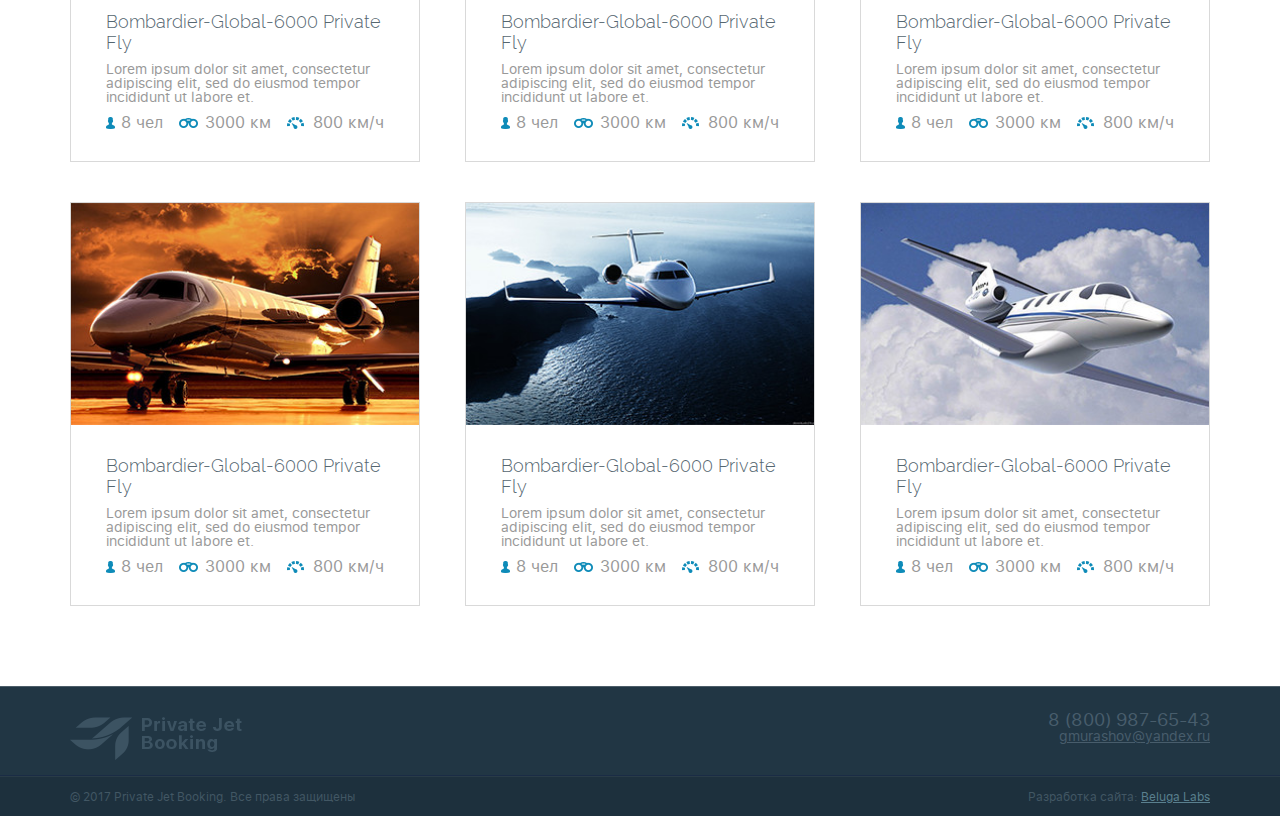
<file: public/spec.html>
<!DOCTYPE html>
<html lang="en">
  <head>
    <meta charset="UTF-8"/>
    <meta http-equiv="X-UA-Compatible" content="IE=edge"/>
    <meta name="viewport" content="width=device-width, initial-scale=1"/>
    <link rel="stylesheet" href="css/style.min.css"/>
    <title>Document</title>
  </head>
  <body>
    <div class="all-wrapper">
      <header class="site-header">
        <div class="container">
          <div class="site-header__inner"><a href="#" class="logo"><img src="img/logo.png" alt=""/></a>
            <ul class="main-menu">
              <li><a href="#">СПЕЦ. ПРЕДЛОЖЕНИЯ</a></li>
              <li><a href="#">Наш Флот</a></li>
              <li><a href="#">АЭРОПОРТЫ</a></li>
              <li><a href="#">ТРАНСФЕРЫ</a></li>
              <li><a href="#">КАЛЕНДАРЬ</a></li>
              <li><a href="#">О компании</a></li>
            </ul><a href="#" class="header__tel">8 (800) 987-65-43<span>24/7</span></a>
          </div>
        </div>
      </header>
      <main class="main-content">
        <div style="background-image: url(img/spec-bg.jpg)" class="page-top">
          <div class="container">
            <h1 class="page__title">Спецпредложения</h1>
            <p class="page__description">Перелеты со скидкой Empty Legs</p>
          </div>
        </div>
        <div class="container">
          <div class="upcoming__table-wrapper">
            <h2 class="simple-title">Ближайшие EMPTY LEGS</h2>
            <table class="sortable-table upcoming__table">
              <thead>
                <tr>
                  <th>Дата рейса</th>
                  <th>Пункт вылета</th>
                  <th>Пункт прилета</th>
                  <th>Самолет</th>
                  <th>Мест</th>
                  <th>Стоимость</th>
                  <th></th>
                </tr>
              </thead>
              <tbody>
                <tr>
                  <td> <span class="hidden">2017.04.20 </span>20.04.2017</td>
                  <td>Внуково-3 (Москва)</td>
                  <td>Париж</td>
                  <td>Cessna Citation XLS</td>
                  <td>10 чел.</td>
                  <td>4000– 5000 $</td>
                  <td><a href="#">ЗАКАЗАТЬ</a></td>
                </tr>
                <tr>
                  <td> <span class="hidden">2017.04.22 </span>22.04.2017</td>
                  <td>Шереметьево (Москва)</td>
                  <td>Лондон</td>
                  <td>Gulfstream G550</td>
                  <td>15 чел.</td>
                  <td>6000– 8000 $</td>
                  <td><a href="#">ЗАКАЗАТЬ</a></td>
                </tr>
                <tr>
                  <td> <span class="hidden">2017.05.18 </span>18.05.2017</td>
                  <td>Домодедово (Москва)</td>
                  <td>Прага</td>
                  <td>Embraer Legacy 600</td>
                  <td>12 чел.</td>
                  <td>3500– 4000 $</td>
                  <td><a href="#">ЗАКАЗАТЬ</a></td>
                </tr>
                <tr>
                  <td> <span class="hidden">2017.04.20 </span>20.04.2017</td>
                  <td>Внуково-3 (Москва)</td>
                  <td>Париж</td>
                  <td>Cessna Citation XLS</td>
                  <td>10 чел.</td>
                  <td>4000– 5000 $</td>
                  <td><a href="#">ЗАКАЗАТЬ</a></td>
                </tr>
                <tr>
                  <td> <span class="hidden">2017.04.22 </span>22.04.2017</td>
                  <td>Шереметьево (Москва)</td>
                  <td>Лондон</td>
                  <td>Gulfstream G550</td>
                  <td>15 чел.</td>
                  <td>6000– 8000 $</td>
                  <td><a href="#">ЗАКАЗАТЬ</a></td>
                </tr>
                <tr>
                  <td> <span class="hidden">2017.05.18 </span>18.05.2017</td>
                  <td>Домодедово (Москва)</td>
                  <td>Прага</td>
                  <td>Embraer Legacy 600</td>
                  <td>12 чел.</td>
                  <td>3500– 4000 $</td>
                  <td><a href="#">ЗАКАЗАТЬ</a></td>
                </tr>
                <tr>
                  <td> <span class="hidden">2017.04.20 </span>20.04.2017</td>
                  <td>Внуково-3 (Москва)</td>
                  <td>Париж</td>
                  <td>Cessna Citation XLS</td>
                  <td>10 чел.</td>
                  <td>4000– 5000 $</td>
                  <td><a href="#">ЗАКАЗАТЬ</a></td>
                </tr>
                <tr>
                  <td> <span class="hidden">2017.04.22 </span>22.04.2017</td>
                  <td>Шереметьево (Москва)</td>
                  <td>Лондон</td>
                  <td>Gulfstream G550</td>
                  <td>15 чел.</td>
                  <td>6000– 8000 $</td>
                  <td><a href="#">ЗАКАЗАТЬ</a></td>
                </tr>
                <tr>
                  <td> <span class="hidden">2017.05.18 </span>18.05.2017</td>
                  <td>Домодедово (Москва)</td>
                  <td>Прага</td>
                  <td>Embraer Legacy 600</td>
                  <td>12 чел.</td>
                  <td>3500– 4000 $</td>
                  <td><a href="#">ЗАКАЗАТЬ</a></td>
                </tr>
              </tbody>
            </table>
          </div>
          <h2 class="simple-title">Самолеты для Empty Legs</h2>
          <div class="flex three-col"><a href="#" class="jet-card">
              <div style="background-image: url(img/j1.png)" class="jet-card__img"></div>
              <div class="jet-card__inner">
                <div class="jet-card__title">Bombardier-Global-6000 Private Fly</div>
                <div class="jet-card__description">Lorem ipsum dolor sit amet, consectetur adipiscing elit, sed do eiusmod tempor incididunt ut labore et.</div>
                <div class="jet-card__info">
                  <div class="jet-card__info-item jet-card__info-passengers">8 чел</div>
                  <div class="jet-card__info-item jet-card__info-distance">3000 км</div>
                  <div class="jet-card__info-item jet-card__info-speed">800 км/ч</div>
                </div>
              </div></a><a href="#" class="jet-card">
              <div style="background-image: url(img/j2.jpg)" class="jet-card__img"></div>
              <div class="jet-card__inner">
                <div class="jet-card__title">Bombardier-Global-6000 Private Fly</div>
                <div class="jet-card__description">Lorem ipsum dolor sit amet, consectetur adipiscing elit, sed do eiusmod tempor incididunt ut labore et.</div>
                <div class="jet-card__info">
                  <div class="jet-card__info-item jet-card__info-passengers">8 чел</div>
                  <div class="jet-card__info-item jet-card__info-distance">3000 км</div>
                  <div class="jet-card__info-item jet-card__info-speed">800 км/ч</div>
                </div>
              </div></a><a href="#" class="jet-card">
              <div style="background-image: url(img/j3.jpg)" class="jet-card__img"></div>
              <div class="jet-card__inner">
                <div class="jet-card__title">Bombardier-Global-6000 Private Fly</div>
                <div class="jet-card__description">Lorem ipsum dolor sit amet, consectetur adipiscing elit, sed do eiusmod tempor incididunt ut labore et.</div>
                <div class="jet-card__info">
                  <div class="jet-card__info-item jet-card__info-passengers">8 чел</div>
                  <div class="jet-card__info-item jet-card__info-distance">3000 км</div>
                  <div class="jet-card__info-item jet-card__info-speed">800 км/ч</div>
                </div>
              </div></a><a href="#" class="jet-card">
              <div style="background-image: url(img/j4.jpg)" class="jet-card__img"></div>
              <div class="jet-card__inner">
                <div class="jet-card__title">Bombardier-Global-6000 Private Fly</div>
                <div class="jet-card__description">Lorem ipsum dolor sit amet, consectetur adipiscing elit, sed do eiusmod tempor incididunt ut labore et.</div>
                <div class="jet-card__info">
                  <div class="jet-card__info-item jet-card__info-passengers">8 чел</div>
                  <div class="jet-card__info-item jet-card__info-distance">3000 км</div>
                  <div class="jet-card__info-item jet-card__info-speed">800 км/ч</div>
                </div>
              </div></a><a href="#" class="jet-card">
              <div style="background-image: url(img/j5.jpg)" class="jet-card__img"></div>
              <div class="jet-card__inner">
                <div class="jet-card__title">Bombardier-Global-6000 Private Fly</div>
                <div class="jet-card__description">Lorem ipsum dolor sit amet, consectetur adipiscing elit, sed do eiusmod tempor incididunt ut labore et.</div>
                <div class="jet-card__info">
                  <div class="jet-card__info-item jet-card__info-passengers">8 чел</div>
                  <div class="jet-card__info-item jet-card__info-distance">3000 км</div>
                  <div class="jet-card__info-item jet-card__info-speed">800 км/ч</div>
                </div>
              </div></a><a href="#" class="jet-card">
              <div style="background-image: url(img/j6.jpg)" class="jet-card__img"></div>
              <div class="jet-card__inner">
                <div class="jet-card__title">Bombardier-Global-6000 Private Fly</div>
                <div class="jet-card__description">Lorem ipsum dolor sit amet, consectetur adipiscing elit, sed do eiusmod tempor incididunt ut labore et.</div>
                <div class="jet-card__info">
                  <div class="jet-card__info-item jet-card__info-passengers">8 чел</div>
                  <div class="jet-card__info-item jet-card__info-distance">3000 км</div>
                  <div class="jet-card__info-item jet-card__info-speed">800 км/ч</div>
                </div>
              </div></a></div>
        </div>
      </main>
    </div>
    <footer class="site-footer">
      <div class="site-footer__top">
        <div class="container cf"><a href="#" class="site-footer__logo"><img src="img/footer-logo.png" alt=""/></a>
          <div class="site-footer__links"><a href="tel:8 (800) 987-65-43" class="site-footer__tel site-footer__link">8 (800) 987-65-43</a><a href="mailto:gmurashov@yandex.ru" class="site-footer__email site-footer__link">gmurashov@yandex.ru</a></div>
        </div>
      </div>
      <div class="site-footer__bottom">
        <div class="container cf">
          <div class="site-footer__copyright">© 2017 Private Jet Booking. Все права защищены</div>
          <div class="site-footer__madein">Разработка сайта: <a href="http://belugalab.ru/" target="_blank">Beluga Labs</a></div>
        </div>
      </div>
    </footer>
    <script src="https://ajax.googleapis.com/ajax/libs/jquery/2.1.4/jquery.min.js"></script>
    <script src="js/lib/lib.min.js"></script>
    <script src="js/main.min.js"></script>
  </body>
</html>
</file>
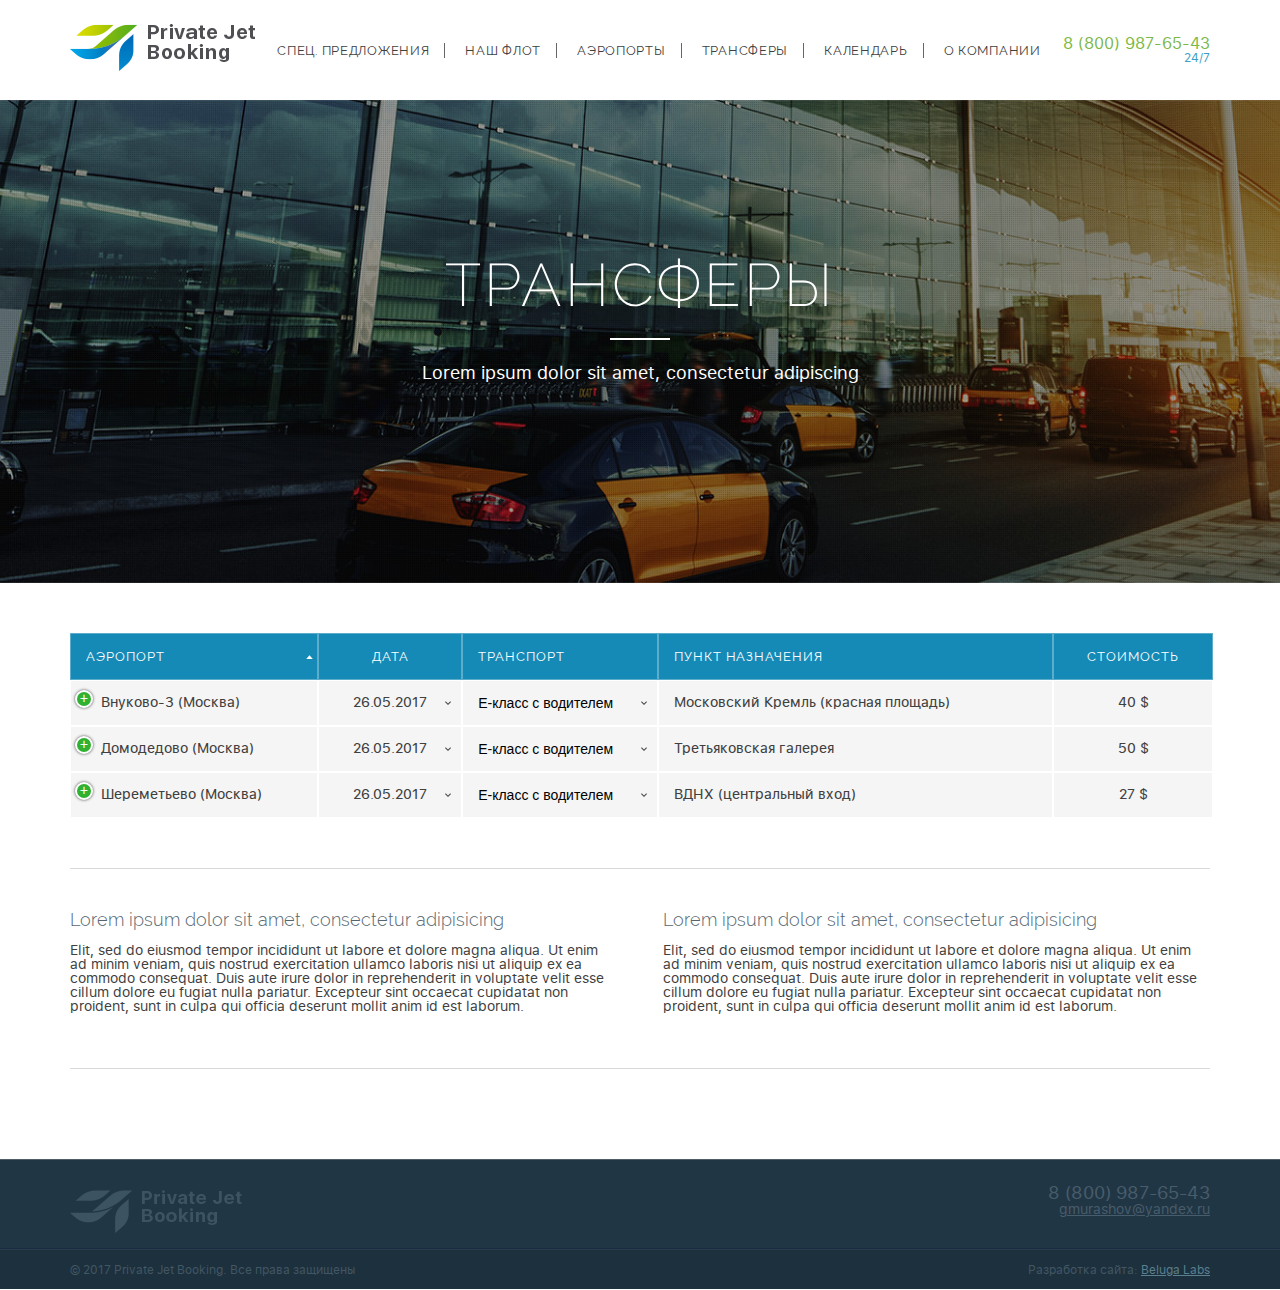
<file: public/transfer.html>
<!DOCTYPE html>
<html lang="en">
  <head>
    <meta charset="UTF-8"/>
    <meta http-equiv="X-UA-Compatible" content="IE=edge"/>
    <meta name="viewport" content="width=device-width, initial-scale=1"/>
    <link rel="stylesheet" href="css/style.min.css"/>
    <title>Document</title>
  </head>
  <body>
    <div class="all-wrapper">
      <header class="site-header">
        <div class="container">
          <div class="site-header__inner"><a href="#" class="logo"><img src="img/logo.png" alt=""/></a>
            <ul class="main-menu">
              <li><a href="#">СПЕЦ. ПРЕДЛОЖЕНИЯ</a></li>
              <li><a href="#">Наш Флот</a></li>
              <li><a href="#">АЭРОПОРТЫ</a></li>
              <li><a href="#">ТРАНСФЕРЫ</a></li>
              <li><a href="#">КАЛЕНДАРЬ</a></li>
              <li><a href="#">О компании</a></li>
            </ul><a href="#" class="header__tel">8 (800) 987-65-43<span>24/7</span></a>
          </div>
        </div>
      </header>
      <main class="main-content">
        <div style="background-image: url(img/transfer-bg.jpg)" class="page-top">
          <div class="container">
            <h1 class="page__title">Трансферы</h1>
            <p class="page__description">Lorem ipsum dolor sit amet, consectetur adipiscing</p>
          </div>
        </div>
        <div class="container">
          <div class="upcoming__table-wrapper">
            <table class="sortable-table transfer__table">
              <thead>
                <tr>
                  <th>Аэропорт</th>
                  <th>Дата</th>
                  <th>Транспорт</th>
                  <th>Пункт назначения</th>
                  <th>Стоимость</th>
                  <th></th>
                </tr>
              </thead>
              <tbody>
                <tr>
                  <td>Внуково-3 (Москва)</td>
                  <td class="table-arr">
                    <input type="text" value="26.05.2017" class="transfer__table-date"/>
                  </td>
                  <td class="table-arr transfer__table-select--wrapper">
                    <select class="transfer__table-select">
                      <option value="1">E-класс с водителем</option>
                      <option value="2">S-класс с водителем</option>
                      <option value="3">C-класс с водителем</option>
                      <option value="4">B-класс с водителем</option>
                    </select>
                  </td>
                  <td>Московский Кремль (красная площадь)</td>
                  <td>40 $</td>
                  <td><a href="#">ЗАКАЗАТЬ</a></td>
                </tr>
                <tr>
                  <td>Шереметьево (Москва)</td>
                  <td class="table-arr">
                    <input type="text" value="26.05.2017" class="transfer__table-date"/>
                  </td>
                  <td class="table-arr transfer__table-select--wrapper">
                    <select class="transfer__table-select">
                      <option value="1">E-класс с водителем</option>
                      <option value="2">S-класс с водителем</option>
                      <option value="3">C-класс с водителем</option>
                      <option value="4">B-класс с водителем</option>
                    </select>
                  </td>
                  <td>ВДНХ (центральный вход)</td>
                  <td>27 $</td>
                  <td><a href="#">ЗАКАЗАТЬ</a></td>
                </tr>
                <tr>
                  <td>Домодедово (Москва)</td>
                  <td class="table-arr">
                    <input type="text" value="26.05.2017" class="transfer__table-date"/>
                  </td>
                  <td class="table-arr transfer__table-select--wrapper">
                    <select class="transfer__table-select">
                      <option value="1">E-класс с водителем</option>
                      <option value="2">S-класс с водителем</option>
                      <option value="3">C-класс с водителем</option>
                      <option value="4">B-класс с водителем</option>
                    </select>
                  </td>
                  <td>Третьяковская галерея</td>
                  <td>50 $</td>
                  <td><a href="#">ЗАКАЗАТЬ</a></td>
                </tr>
              </tbody>
            </table>
          </div>
          <div class="our-fleet__text">
            <div class="our-fleet__text-col">
              <h4 class="our-fleet__text-title">Lorem ipsum dolor sit amet, consectetur adipisicing</h4>
              <p class="our-fleet__text-description">Elit, sed do eiusmod tempor incididunt ut labore et dolore magna aliqua. Ut enim ad minim veniam, quis nostrud exercitation ullamco laboris nisi ut aliquip ex ea commodo consequat. Duis aute irure dolor in reprehenderit in voluptate velit esse cillum dolore eu fugiat nulla pariatur. Excepteur sint occaecat cupidatat non proident, sunt in culpa qui officia deserunt mollit anim id est laborum. </p>
            </div>
            <div class="our-fleet__text-col">
              <h4 class="our-fleet__text-title">Lorem ipsum dolor sit amet, consectetur adipisicing</h4>
              <p class="our-fleet__text-description">Elit, sed do eiusmod tempor incididunt ut labore et dolore magna aliqua. Ut enim ad minim veniam, quis nostrud exercitation ullamco laboris nisi ut aliquip ex ea commodo consequat. Duis aute irure dolor in reprehenderit in voluptate velit esse cillum dolore eu fugiat nulla pariatur. Excepteur sint occaecat cupidatat non proident, sunt in culpa qui officia deserunt mollit anim id est laborum. </p>
            </div>
          </div>
        </div>
      </main>
    </div>
    <footer class="site-footer">
      <div class="site-footer__top">
        <div class="container cf"><a href="#" class="site-footer__logo"><img src="img/footer-logo.png" alt=""/></a>
          <div class="site-footer__links"><a href="tel:8 (800) 987-65-43" class="site-footer__tel site-footer__link">8 (800) 987-65-43</a><a href="mailto:gmurashov@yandex.ru" class="site-footer__email site-footer__link">gmurashov@yandex.ru</a></div>
        </div>
      </div>
      <div class="site-footer__bottom">
        <div class="container cf">
          <div class="site-footer__copyright">© 2017 Private Jet Booking. Все права защищены</div>
          <div class="site-footer__madein">Разработка сайта: <a href="http://belugalab.ru/" target="_blank">Beluga Labs</a></div>
        </div>
      </div>
    </footer>
    <script src="https://ajax.googleapis.com/ajax/libs/jquery/2.1.4/jquery.min.js"></script>
    <script src="js/lib/lib.min.js"></script>
    <script src="js/main.min.js"></script>
  </body>
</html>
</file>
<file: public/css/style.min.css>
.cf:after,.cf:before{content:" ";display:table}.cf:after{clear:both}.cf{*zoom:1}*,:after,:before{box-sizing:border-box}

/*! normalize.css v5.0.0 | MIT License | github.com/necolas/normalize.css */html{font-family:sans-serif;line-height:1.15;-ms-text-size-adjust:100%;-webkit-text-size-adjust:100%}body{margin:0}article,aside,footer,header,nav,section{display:block}h1{font-size:2em;margin:.67em 0}figcaption,figure,main{display:block}figure{margin:1em 40px}hr{box-sizing:content-box;height:0;overflow:visible}pre{font-family:monospace,monospace;font-size:1em}a{background-color:transparent;-webkit-text-decoration-skip:objects}a:active,a:hover{outline-width:0}abbr[title]{border-bottom:none;text-decoration:underline;text-decoration:underline dotted}b,strong{font-weight:inherit;font-weight:bolder}code,kbd,samp{font-family:monospace,monospace;font-size:1em}dfn{font-style:italic}mark{background-color:#ff0;color:#000}small{font-size:80%}sub,sup{font-size:75%;line-height:0;position:relative;vertical-align:baseline}sub{bottom:-.25em}sup{top:-.5em}audio,video{display:inline-block}audio:not([controls]){display:none;height:0}img{border-style:none}svg:not(:root){overflow:hidden}button,input,optgroup,select,textarea{font-family:sans-serif;font-size:100%;line-height:1.15;margin:0}button,input{overflow:visible}button,select{text-transform:none}[type=reset],[type=submit],button,html [type=button]{-webkit-appearance:button}[type=button]::-moz-focus-inner,[type=reset]::-moz-focus-inner,[type=submit]::-moz-focus-inner,button::-moz-focus-inner{border-style:none;padding:0}[type=button]:-moz-focusring,[type=reset]:-moz-focusring,[type=submit]:-moz-focusring,button:-moz-focusring{outline:1px dotted ButtonText}fieldset{border:1px solid silver;margin:0 2px;padding:.35em .625em .75em}legend{box-sizing:border-box;color:inherit;display:table;max-width:100%;padding:0;white-space:normal}progress{display:inline-block;vertical-align:baseline}textarea{overflow:auto}[type=checkbox],[type=radio]{box-sizing:border-box;padding:0}[type=number]::-webkit-inner-spin-button,[type=number]::-webkit-outer-spin-button{height:auto}[type=search]{-webkit-appearance:textfield;outline-offset:-2px}[type=search]::-webkit-search-cancel-button,[type=search]::-webkit-search-decoration{-webkit-appearance:none}::-webkit-file-upload-button{-webkit-appearance:button;font:inherit}details,menu{display:block}summary{display:list-item}canvas{display:inline-block}[hidden],template{display:none}@font-face{font-family:Raleway;src:url(../fonts/RalewayExtraLight/RalewayExtraLight.eot);src:url(../fonts/RalewayExtraLight/RalewayExtraLight.eot?#iefix) format("embedded-opentype"),url(../fonts/RalewayExtraLight/RalewayExtraLight.woff) format("woff"),url(../fonts/RalewayExtraLight/RalewayExtraLight.ttf) format("truetype");font-style:normal;font-weight:100}@font-face{font-family:Raleway;src:url(../fonts/RalewayLight/RalewayLight.eot);src:url(../fonts/RalewayLight/RalewayLight.eot?#iefix) format("embedded-opentype"),url(../fonts/RalewayLight/RalewayLight.woff) format("woff"),url(../fonts/RalewayLight/RalewayLight.ttf) format("truetype");font-style:normal;font-weight:300}@font-face{font-family:Raleway;src:url(../fonts/RalewayRegular/RalewayRegular.eot);src:url(../fonts/RalewayRegular/RalewayRegular.eot?#iefix) format("embedded-opentype"),url(../fonts/RalewayRegular/RalewayRegular.woff) format("woff"),url(../fonts/RalewayRegular/RalewayRegular.ttf) format("truetype");font-style:normal;font-weight:400}@font-face{font-family:sf_ui__text;src:url(../fonts/sfuitext-light.woff2) format("woff2"),url(../fonts/sfuitext-light.woff) format("woff");font-weight:300;font-style:normal}@font-face{font-family:sf_ui__text;src:url(../fonts/sfuitext-regular.woff2) format("woff2"),url(../fonts/sfuitext-regular.woff) format("woff");font-weight:400;font-style:normal}@font-face{font-family:sf_ui__text;src:url(../fonts/sfuitext-regularg2.woff2) format("woff2"),url(../fonts/sfuitext-regularg2.woff) format("woff");font-weight:200;font-style:normal}.container{max-width:1160px;padding:0 10px;margin:auto}.btn{padding:0 30px;display:inline-block;text-align:center;color:#fff;text-decoration:none;font:400 13px Raleway;background:transparent;border:1px solid #fff;border-radius:20px;height:40px;line-height:40px;text-transform:uppercase;cursor:pointer;outline:0;transition:all .3s ease-in-out}.btn:hover{background:#1b3f51}.btn--green{color:#7ac03a;border-color:#7ac03a}.btn--green:hover{background:#7ac03a;color:#fff}.btn--blue{color:#fff;border-color:#168ab7;background:#168ab7}.btn--blue:hover{background:#177194}.simple-title{margin:0 0 60px;text-align:center;text-transform:uppercase;color:#556670;font:300 40px Raleway;letter-spacing:.075em}.link-wrapper{text-align:center;margin-top:40px}.hidden{display:none}

/*!
 * Datepicker for Bootstrap v1.7.0-RC3 (https://github.com/uxsolutions/bootstrap-datepicker)
 *
 * Licensed under the Apache License v2.0 (http://www.apache.org/licenses/LICENSE-2.0)
 */.datepicker{padding:4px;border-radius:4px;direction:ltr}.datepicker-inline{width:220px}.datepicker-rtl{direction:rtl}.datepicker-rtl.dropdown-menu{left:auto}.datepicker-rtl table tr td span{float:right}.datepicker-dropdown{top:0;left:0}.datepicker-dropdown:before{content:"";display:inline-block;border-left:7px solid transparent;border-right:7px solid transparent;border-bottom:7px solid #999;border-top:0;border-bottom-color:rgba(0,0,0,.2);position:absolute}.datepicker-dropdown:after{content:"";display:inline-block;border-left:6px solid transparent;border-right:6px solid transparent;border-bottom:6px solid #fff;border-top:0;position:absolute}.datepicker-dropdown.datepicker-orient-left:before{left:6px}.datepicker-dropdown.datepicker-orient-left:after{left:7px}.datepicker-dropdown.datepicker-orient-right:before{right:6px}.datepicker-dropdown.datepicker-orient-right:after{right:7px}.datepicker-dropdown.datepicker-orient-bottom:before{top:-7px}.datepicker-dropdown.datepicker-orient-bottom:after{top:-6px}.datepicker-dropdown.datepicker-orient-top:before{bottom:-7px;border-bottom:0;border-top:7px solid #999}.datepicker-dropdown.datepicker-orient-top:after{bottom:-6px;border-bottom:0;border-top:6px solid #fff}.datepicker table{margin:0;-webkit-touch-callout:none;-webkit-user-select:none;-moz-user-select:none;-ms-user-select:none;user-select:none}.datepicker td,.datepicker th{text-align:center;width:20px;height:20px;border-radius:4px;border:none}.table-striped .datepicker table tr td,.table-striped .datepicker table tr th{background-color:transparent}.datepicker table tr td.day.focused,.datepicker table tr td.day:hover{background:#eee;cursor:pointer}.datepicker table tr td.new,.datepicker table tr td.old{color:#999}.datepicker table tr td.disabled,.datepicker table tr td.disabled:hover{background:none;color:#999;cursor:default}.datepicker table tr td.highlighted{background:#d9edf7;border-radius:0}.datepicker table tr td.today,.datepicker table tr td.today.disabled,.datepicker table tr td.today.disabled:hover,.datepicker table tr td.today:hover{background-color:#fde19a;background-image:linear-gradient(180deg,#fdd49a,#fdf59a);background-repeat:repeat-x;filter:progid:DXImageTransform.Microsoft.gradient(startColorstr="#fdd49a",endColorstr="#fdf59a",GradientType=0);border-color:#fdf59a #fdf59a #fbed50;border-color:rgba(0,0,0,.1) rgba(0,0,0,.1) rgba(0,0,0,.25);filter:progid:DXImageTransform.Microsoft.gradient(enabled=false);color:#000}.datepicker table tr td.today.active,.datepicker table tr td.today.disabled,.datepicker table tr td.today.disabled.active,.datepicker table tr td.today.disabled.disabled,.datepicker table tr td.today.disabled:active,.datepicker table tr td.today.disabled:hover,.datepicker table tr td.today.disabled:hover.active,.datepicker table tr td.today.disabled:hover.disabled,.datepicker table tr td.today.disabled:hover:active,.datepicker table tr td.today.disabled:hover:hover,.datepicker table tr td.today.disabled:hover[disabled],.datepicker table tr td.today.disabled[disabled],.datepicker table tr td.today:active,.datepicker table tr td.today:hover,.datepicker table tr td.today:hover.active,.datepicker table tr td.today:hover.disabled,.datepicker table tr td.today:hover:active,.datepicker table tr td.today:hover:hover,.datepicker table tr td.today:hover[disabled],.datepicker table tr td.today[disabled]{background-color:#fdf59a}.datepicker table tr td.today.active,.datepicker table tr td.today.disabled.active,.datepicker table tr td.today.disabled:active,.datepicker table tr td.today.disabled:hover.active,.datepicker table tr td.today.disabled:hover:active,.datepicker table tr td.today:active,.datepicker table tr td.today:hover.active,.datepicker table tr td.today:hover:active{background-color:#fbf069\9}.datepicker table tr td.today:hover:hover{color:#000}.datepicker table tr td.today.active:hover{color:#fff}.datepicker table tr td.range,.datepicker table tr td.range.disabled,.datepicker table tr td.range.disabled:hover,.datepicker table tr td.range:hover{background:#eee;border-radius:0}.datepicker table tr td.range.today,.datepicker table tr td.range.today.disabled,.datepicker table tr td.range.today.disabled:hover,.datepicker table tr td.range.today:hover{background-color:#f3d17a;background-image:linear-gradient(180deg,#f3c17a,#f3e97a);background-repeat:repeat-x;filter:progid:DXImageTransform.Microsoft.gradient(startColorstr="#f3c17a",endColorstr="#f3e97a",GradientType=0);border-color:#f3e97a #f3e97a #edde34;border-color:rgba(0,0,0,.1) rgba(0,0,0,.1) rgba(0,0,0,.25);filter:progid:DXImageTransform.Microsoft.gradient(enabled=false);border-radius:0}.datepicker table tr td.range.today.active,.datepicker table tr td.range.today.disabled,.datepicker table tr td.range.today.disabled.active,.datepicker table tr td.range.today.disabled.disabled,.datepicker table tr td.range.today.disabled:active,.datepicker table tr td.range.today.disabled:hover,.datepicker table tr td.range.today.disabled:hover.active,.datepicker table tr td.range.today.disabled:hover.disabled,.datepicker table tr td.range.today.disabled:hover:active,.datepicker table tr td.range.today.disabled:hover:hover,.datepicker table tr td.range.today.disabled:hover[disabled],.datepicker table tr td.range.today.disabled[disabled],.datepicker table tr td.range.today:active,.datepicker table tr td.range.today:hover,.datepicker table tr td.range.today:hover.active,.datepicker table tr td.range.today:hover.disabled,.datepicker table tr td.range.today:hover:active,.datepicker table tr td.range.today:hover:hover,.datepicker table tr td.range.today:hover[disabled],.datepicker table tr td.range.today[disabled]{background-color:#f3e97a}.datepicker table tr td.range.today.active,.datepicker table tr td.range.today.disabled.active,.datepicker table tr td.range.today.disabled:active,.datepicker table tr td.range.today.disabled:hover.active,.datepicker table tr td.range.today.disabled:hover:active,.datepicker table tr td.range.today:active,.datepicker table tr td.range.today:hover.active,.datepicker table tr td.range.today:hover:active{background-color:#efe24b\9}.datepicker table tr td.selected,.datepicker table tr td.selected.disabled,.datepicker table tr td.selected.disabled:hover,.datepicker table tr td.selected:hover{background-color:#9e9e9e;background-image:linear-gradient(180deg,#b3b3b3,gray);background-repeat:repeat-x;filter:progid:DXImageTransform.Microsoft.gradient(startColorstr="#b3b3b3",endColorstr="#808080",GradientType=0);border-color:gray gray #595959;border-color:rgba(0,0,0,.1) rgba(0,0,0,.1) rgba(0,0,0,.25);filter:progid:DXImageTransform.Microsoft.gradient(enabled=false);color:#fff;text-shadow:0 -1px 0 rgba(0,0,0,.25)}.datepicker table tr td.selected.active,.datepicker table tr td.selected.disabled,.datepicker table tr td.selected.disabled.active,.datepicker table tr td.selected.disabled.disabled,.datepicker table tr td.selected.disabled:active,.datepicker table tr td.selected.disabled:hover,.datepicker table tr td.selected.disabled:hover.active,.datepicker table tr td.selected.disabled:hover.disabled,.datepicker table tr td.selected.disabled:hover:active,.datepicker table tr td.selected.disabled:hover:hover,.datepicker table tr td.selected.disabled:hover[disabled],.datepicker table tr td.selected.disabled[disabled],.datepicker table tr td.selected:active,.datepicker table tr td.selected:hover,.datepicker table tr td.selected:hover.active,.datepicker table tr td.selected:hover.disabled,.datepicker table tr td.selected:hover:active,.datepicker table tr td.selected:hover:hover,.datepicker table tr td.selected:hover[disabled],.datepicker table tr td.selected[disabled]{background-color:gray}.datepicker table tr td.selected.active,.datepicker table tr td.selected.disabled.active,.datepicker table tr td.selected.disabled:active,.datepicker table tr td.selected.disabled:hover.active,.datepicker table tr td.selected.disabled:hover:active,.datepicker table tr td.selected:active,.datepicker table tr td.selected:hover.active,.datepicker table tr td.selected:hover:active{background-color:#666\9}.datepicker table tr td.active,.datepicker table tr td.active.disabled,.datepicker table tr td.active.disabled:hover,.datepicker table tr td.active:hover{background-color:#006dcc;background-image:linear-gradient(180deg,#08c,#04c);background-repeat:repeat-x;filter:progid:DXImageTransform.Microsoft.gradient(startColorstr="#08c",endColorstr="#0044cc",GradientType=0);border-color:#04c #04c #002a80;border-color:rgba(0,0,0,.1) rgba(0,0,0,.1) rgba(0,0,0,.25);filter:progid:DXImageTransform.Microsoft.gradient(enabled=false);color:#fff;text-shadow:0 -1px 0 rgba(0,0,0,.25)}.datepicker table tr td.active.active,.datepicker table tr td.active.disabled,.datepicker table tr td.active.disabled.active,.datepicker table tr td.active.disabled.disabled,.datepicker table tr td.active.disabled:active,.datepicker table tr td.active.disabled:hover,.datepicker table tr td.active.disabled:hover.active,.datepicker table tr td.active.disabled:hover.disabled,.datepicker table tr td.active.disabled:hover:active,.datepicker table tr td.active.disabled:hover:hover,.datepicker table tr td.active.disabled:hover[disabled],.datepicker table tr td.active.disabled[disabled],.datepicker table tr td.active:active,.datepicker table tr td.active:hover,.datepicker table tr td.active:hover.active,.datepicker table tr td.active:hover.disabled,.datepicker table tr td.active:hover:active,.datepicker table tr td.active:hover:hover,.datepicker table tr td.active:hover[disabled],.datepicker table tr td.active[disabled]{background-color:#04c}.datepicker table tr td.active.active,.datepicker table tr td.active.disabled.active,.datepicker table tr td.active.disabled:active,.datepicker table tr td.active.disabled:hover.active,.datepicker table tr td.active.disabled:hover:active,.datepicker table tr td.active:active,.datepicker table tr td.active:hover.active,.datepicker table tr td.active:hover:active{background-color:#039\9}.datepicker table tr td span{display:block;width:23%;height:54px;line-height:54px;float:left;margin:1%;cursor:pointer;border-radius:4px}.datepicker table tr td span.focused,.datepicker table tr td span:hover{background:#eee}.datepicker table tr td span.disabled,.datepicker table tr td span.disabled:hover{background:none;color:#999;cursor:default}.datepicker table tr td span.active,.datepicker table tr td span.active.disabled,.datepicker table tr td span.active.disabled:hover,.datepicker table tr td span.active:hover{background-color:#006dcc;background-image:linear-gradient(180deg,#08c,#04c);background-repeat:repeat-x;filter:progid:DXImageTransform.Microsoft.gradient(startColorstr="#08c",endColorstr="#0044cc",GradientType=0);border-color:#04c #04c #002a80;border-color:rgba(0,0,0,.1) rgba(0,0,0,.1) rgba(0,0,0,.25);filter:progid:DXImageTransform.Microsoft.gradient(enabled=false);color:#fff;text-shadow:0 -1px 0 rgba(0,0,0,.25)}.datepicker table tr td span.active.active,.datepicker table tr td span.active.disabled,.datepicker table tr td span.active.disabled.active,.datepicker table tr td span.active.disabled.disabled,.datepicker table tr td span.active.disabled:active,.datepicker table tr td span.active.disabled:hover,.datepicker table tr td span.active.disabled:hover.active,.datepicker table tr td span.active.disabled:hover.disabled,.datepicker table tr td span.active.disabled:hover:active,.datepicker table tr td span.active.disabled:hover:hover,.datepicker table tr td span.active.disabled:hover[disabled],.datepicker table tr td span.active.disabled[disabled],.datepicker table tr td span.active:active,.datepicker table tr td span.active:hover,.datepicker table tr td span.active:hover.active,.datepicker table tr td span.active:hover.disabled,.datepicker table tr td span.active:hover:active,.datepicker table tr td span.active:hover:hover,.datepicker table tr td span.active:hover[disabled],.datepicker table tr td span.active[disabled]{background-color:#04c}.datepicker table tr td span.active.active,.datepicker table tr td span.active.disabled.active,.datepicker table tr td span.active.disabled:active,.datepicker table tr td span.active.disabled:hover.active,.datepicker table tr td span.active.disabled:hover:active,.datepicker table tr td span.active:active,.datepicker table tr td span.active:hover.active,.datepicker table tr td span.active:hover:active{background-color:#039\9}.datepicker table tr td span.new,.datepicker table tr td span.old{color:#999}.datepicker .datepicker-switch{width:145px}.datepicker .datepicker-switch,.datepicker .next,.datepicker .prev,.datepicker tfoot tr th{cursor:pointer}.datepicker .datepicker-switch:hover,.datepicker .next:hover,.datepicker .prev:hover,.datepicker tfoot tr th:hover{background:#eee}.datepicker .next.disabled,.datepicker .prev.disabled{visibility:hidden}.datepicker .cw{font-size:10px;width:12px;padding:0 2px 0 5px;vertical-align:middle}.input-append.date .add-on,.input-prepend.date .add-on{cursor:pointer}.input-append.date .add-on i,.input-prepend.date .add-on i{margin-top:3px}.input-daterange input{text-align:center}.input-daterange input:first-child{border-radius:3px 0 0 3px}.input-daterange input:last-child{border-radius:0 3px 3px 0}.input-daterange .add-on{display:inline-block;width:auto;min-width:16px;height:20px;padding:4px 5px;font-weight:400;line-height:20px;text-align:center;text-shadow:0 1px 0 #fff;vertical-align:middle;background-color:#eee;border:1px solid #ccc;margin-left:-5px;margin-right:-5px}.datepicker.dropdown-menu{position:absolute;top:100%;left:0;z-index:6;float:left;display:none;min-width:160px;list-style:none;background-color:#fff;border:1px solid #ccc;border:1px solid rgba(0,0,0,.2);border-radius:5px;box-shadow:0 5px 10px rgba(0,0,0,.2);background-clip:padding-box;*border-right-width:2px;*border-bottom-width:2px;color:#333;font-size:13px;line-height:20px}.datepicker.datepicker-inline td,.datepicker.datepicker-inline th,.datepicker.dropdown-menu td,.datepicker.dropdown-menu th{padding:4px 5px}table.dataTable{width:100%;margin:0 auto;clear:both;border-collapse:separate;border-spacing:0}table.dataTable tfoot th,table.dataTable thead th{font-weight:700}table.dataTable thead td,table.dataTable thead th{padding:10px 18px;border-bottom:1px solid #111}table.dataTable thead td:active,table.dataTable thead th:active{outline:none}table.dataTable tfoot td,table.dataTable tfoot th{padding:10px 18px 6px;border-top:1px solid #111}table.dataTable thead .sorting,table.dataTable thead .sorting_asc,table.dataTable thead .sorting_asc_disabled,table.dataTable thead .sorting_desc,table.dataTable thead .sorting_desc_disabled{cursor:pointer;*cursor:hand;background-repeat:no-repeat;background-position:100%}table.dataTable thead .sorting{background-image:url(../img/sort_both.png)}table.dataTable thead .sorting_asc{background-image:url(../img/sort_asc.png)}table.dataTable thead .sorting_desc{background-image:url(../img/sort_desc.png)}table.dataTable thead .sorting_asc_disabled{background-image:url(../img/sort_asc_disabled.png)}table.dataTable thead .sorting_desc_disabled{background-image:url(../img/sort_desc_disabled.png)}table.dataTable tbody tr{background-color:#fff}table.dataTable tbody tr.selected{background-color:#b0bed9}table.dataTable tbody td,table.dataTable tbody th{padding:8px 10px}table.dataTable.display tbody td,table.dataTable.display tbody th,table.dataTable.row-border tbody td,table.dataTable.row-border tbody th{border-top:1px solid #ddd}table.dataTable.display tbody tr:first-child td,table.dataTable.display tbody tr:first-child th,table.dataTable.row-border tbody tr:first-child td,table.dataTable.row-border tbody tr:first-child th{border-top:none}table.dataTable.cell-border tbody td,table.dataTable.cell-border tbody th{border-top:1px solid #ddd;border-right:1px solid #ddd}table.dataTable.cell-border tbody tr td:first-child,table.dataTable.cell-border tbody tr th:first-child{border-left:1px solid #ddd}table.dataTable.cell-border tbody tr:first-child td,table.dataTable.cell-border tbody tr:first-child th{border-top:none}table.dataTable.display tbody tr.odd,table.dataTable.stripe tbody tr.odd{background-color:#f9f9f9}table.dataTable.display tbody tr.odd.selected,table.dataTable.stripe tbody tr.odd.selected{background-color:#acbad4}table.dataTable.display tbody tr:hover,table.dataTable.hover tbody tr:hover{background-color:#f6f6f6}table.dataTable.display tbody tr:hover.selected,table.dataTable.hover tbody tr:hover.selected{background-color:#aab7d1}table.dataTable.display tbody tr>.sorting_1,table.dataTable.display tbody tr>.sorting_2,table.dataTable.display tbody tr>.sorting_3,table.dataTable.order-column tbody tr>.sorting_1,table.dataTable.order-column tbody tr>.sorting_2,table.dataTable.order-column tbody tr>.sorting_3{background-color:#fafafa}table.dataTable.display tbody tr.selected>.sorting_1,table.dataTable.display tbody tr.selected>.sorting_2,table.dataTable.display tbody tr.selected>.sorting_3,table.dataTable.order-column tbody tr.selected>.sorting_1,table.dataTable.order-column tbody tr.selected>.sorting_2,table.dataTable.order-column tbody tr.selected>.sorting_3{background-color:#acbad5}table.dataTable.display tbody tr.odd>.sorting_1,table.dataTable.order-column.stripe tbody tr.odd>.sorting_1{background-color:#f1f1f1}table.dataTable.display tbody tr.odd>.sorting_2,table.dataTable.order-column.stripe tbody tr.odd>.sorting_2{background-color:#f3f3f3}table.dataTable.display tbody tr.odd>.sorting_3,table.dataTable.order-column.stripe tbody tr.odd>.sorting_3{background-color:#f5f5f5}table.dataTable.display tbody tr.odd.selected>.sorting_1,table.dataTable.order-column.stripe tbody tr.odd.selected>.sorting_1{background-color:#a6b4cd}table.dataTable.display tbody tr.odd.selected>.sorting_2,table.dataTable.order-column.stripe tbody tr.odd.selected>.sorting_2{background-color:#a8b5cf}table.dataTable.display tbody tr.odd.selected>.sorting_3,table.dataTable.order-column.stripe tbody tr.odd.selected>.sorting_3{background-color:#a9b7d1}table.dataTable.display tbody tr.even>.sorting_1,table.dataTable.order-column.stripe tbody tr.even>.sorting_1{background-color:#fafafa}table.dataTable.display tbody tr.even>.sorting_2,table.dataTable.order-column.stripe tbody tr.even>.sorting_2{background-color:#fcfcfc}table.dataTable.display tbody tr.even>.sorting_3,table.dataTable.order-column.stripe tbody tr.even>.sorting_3{background-color:#fefefe}table.dataTable.display tbody tr.even.selected>.sorting_1,table.dataTable.order-column.stripe tbody tr.even.selected>.sorting_1{background-color:#acbad5}table.dataTable.display tbody tr.even.selected>.sorting_2,table.dataTable.order-column.stripe tbody tr.even.selected>.sorting_2{background-color:#aebcd6}table.dataTable.display tbody tr.even.selected>.sorting_3,table.dataTable.order-column.stripe tbody tr.even.selected>.sorting_3{background-color:#afbdd8}table.dataTable.display tbody tr:hover>.sorting_1,table.dataTable.order-column.hover tbody tr:hover>.sorting_1{background-color:#eaeaea}table.dataTable.display tbody tr:hover>.sorting_2,table.dataTable.order-column.hover tbody tr:hover>.sorting_2{background-color:#ececec}table.dataTable.display tbody tr:hover>.sorting_3,table.dataTable.order-column.hover tbody tr:hover>.sorting_3{background-color:#efefef}table.dataTable.display tbody tr:hover.selected>.sorting_1,table.dataTable.order-column.hover tbody tr:hover.selected>.sorting_1{background-color:#a2aec7}table.dataTable.display tbody tr:hover.selected>.sorting_2,table.dataTable.order-column.hover tbody tr:hover.selected>.sorting_2{background-color:#a3b0c9}table.dataTable.display tbody tr:hover.selected>.sorting_3,table.dataTable.order-column.hover tbody tr:hover.selected>.sorting_3{background-color:#a5b2cb}table.dataTable.no-footer{border-bottom:1px solid #111}table.dataTable.nowrap td,table.dataTable.nowrap th{white-space:nowrap}table.dataTable.compact thead td,table.dataTable.compact thead th{padding:4px 17px 4px 4px}table.dataTable.compact tbody td,table.dataTable.compact tbody th,table.dataTable.compact tfoot td,table.dataTable.compact tfoot th{padding:4px}table.dataTable td.dt-left,table.dataTable th.dt-left{text-align:left}table.dataTable td.dataTables_empty,table.dataTable td.dt-center,table.dataTable th.dt-center{text-align:center}table.dataTable td.dt-right,table.dataTable th.dt-right{text-align:right}table.dataTable td.dt-justify,table.dataTable th.dt-justify{text-align:justify}table.dataTable td.dt-nowrap,table.dataTable th.dt-nowrap{white-space:nowrap}table.dataTable tfoot td.dt-head-left,table.dataTable tfoot th.dt-head-left,table.dataTable thead td.dt-head-left,table.dataTable thead th.dt-head-left{text-align:left}table.dataTable tfoot td.dt-head-center,table.dataTable tfoot th.dt-head-center,table.dataTable thead td.dt-head-center,table.dataTable thead th.dt-head-center{text-align:center}table.dataTable tfoot td.dt-head-right,table.dataTable tfoot th.dt-head-right,table.dataTable thead td.dt-head-right,table.dataTable thead th.dt-head-right{text-align:right}table.dataTable tfoot td.dt-head-justify,table.dataTable tfoot th.dt-head-justify,table.dataTable thead td.dt-head-justify,table.dataTable thead th.dt-head-justify{text-align:justify}table.dataTable tfoot td.dt-head-nowrap,table.dataTable tfoot th.dt-head-nowrap,table.dataTable thead td.dt-head-nowrap,table.dataTable thead th.dt-head-nowrap{white-space:nowrap}table.dataTable tbody td.dt-body-left,table.dataTable tbody th.dt-body-left{text-align:left}table.dataTable tbody td.dt-body-center,table.dataTable tbody th.dt-body-center{text-align:center}table.dataTable tbody td.dt-body-right,table.dataTable tbody th.dt-body-right{text-align:right}table.dataTable tbody td.dt-body-justify,table.dataTable tbody th.dt-body-justify{text-align:justify}table.dataTable tbody td.dt-body-nowrap,table.dataTable tbody th.dt-body-nowrap{white-space:nowrap}table.dataTable,table.dataTable td,table.dataTable th{box-sizing:content-box}.dataTables_wrapper{position:relative;clear:both;*zoom:1;zoom:1}.dataTables_wrapper .dataTables_length{float:left}.dataTables_wrapper .dataTables_filter{float:right;text-align:right}.dataTables_wrapper .dataTables_filter input{margin-left:.5em}.dataTables_wrapper .dataTables_info{clear:both;float:left;padding-top:.755em}.dataTables_wrapper .dataTables_paginate{float:right;text-align:right;padding-top:.25em}.dataTables_wrapper .dataTables_paginate .paginate_button{box-sizing:border-box;display:inline-block;min-width:1.5em;padding:.5em 1em;margin-left:2px;text-align:center;text-decoration:none!important;cursor:pointer;*cursor:hand;color:#333!important;border:1px solid transparent;border-radius:2px}.dataTables_wrapper .dataTables_paginate .paginate_button.current,.dataTables_wrapper .dataTables_paginate .paginate_button.current:hover{color:#333!important;border:1px solid #979797;background-color:#fff;background:linear-gradient(180deg,#fff 0,#dcdcdc)}.dataTables_wrapper .dataTables_paginate .paginate_button.disabled,.dataTables_wrapper .dataTables_paginate .paginate_button.disabled:active,.dataTables_wrapper .dataTables_paginate .paginate_button.disabled:hover{cursor:default;color:#666!important;border:1px solid transparent;background:transparent;box-shadow:none}.dataTables_wrapper .dataTables_paginate .paginate_button:hover{color:#fff!important;border:1px solid #111;background-color:#585858;background:linear-gradient(180deg,#585858 0,#111)}.dataTables_wrapper .dataTables_paginate .paginate_button:active{outline:none;background-color:#2b2b2b;background:linear-gradient(180deg,#2b2b2b 0,#0c0c0c);box-shadow:inset 0 0 3px #111}.dataTables_wrapper .dataTables_paginate .ellipsis{padding:0 1em}.dataTables_wrapper .dataTables_processing{position:absolute;top:50%;left:50%;width:100%;height:40px;margin-left:-50%;margin-top:-25px;padding-top:20px;text-align:center;font-size:1.2em;background-color:#fff;background:linear-gradient(90deg,hsla(0,0%,100%,0) 0,hsla(0,0%,100%,.9) 25%,hsla(0,0%,100%,.9) 75%,hsla(0,0%,100%,0))}.dataTables_wrapper .dataTables_filter,.dataTables_wrapper .dataTables_info,.dataTables_wrapper .dataTables_length,.dataTables_wrapper .dataTables_paginate,.dataTables_wrapper .dataTables_processing{color:#333}.dataTables_wrapper .dataTables_scroll{clear:both}.dataTables_wrapper .dataTables_scroll div.dataTables_scrollBody{*margin-top:-1px;-webkit-overflow-scrolling:touch}.dataTables_wrapper .dataTables_scroll div.dataTables_scrollBody>table>tbody>tr>td,.dataTables_wrapper .dataTables_scroll div.dataTables_scrollBody>table>tbody>tr>th,.dataTables_wrapper .dataTables_scroll div.dataTables_scrollBody>table>thead>tr>td,.dataTables_wrapper .dataTables_scroll div.dataTables_scrollBody>table>thead>tr>th{vertical-align:middle}.dataTables_wrapper .dataTables_scroll div.dataTables_scrollBody>table>tbody>tr>td>div.dataTables_sizing,.dataTables_wrapper .dataTables_scroll div.dataTables_scrollBody>table>tbody>tr>th>div.dataTables_sizing,.dataTables_wrapper .dataTables_scroll div.dataTables_scrollBody>table>thead>tr>td>div.dataTables_sizing,.dataTables_wrapper .dataTables_scroll div.dataTables_scrollBody>table>thead>tr>th>div.dataTables_sizing{height:0;overflow:hidden;margin:0!important;padding:0!important}.dataTables_wrapper.no-footer .dataTables_scrollBody{border-bottom:1px solid #111}.dataTables_wrapper.no-footer div.dataTables_scrollBody>table,.dataTables_wrapper.no-footer div.dataTables_scrollHead>table{border-bottom:none}.dataTables_wrapper:after{visibility:hidden;display:block;content:"";clear:both;height:0}table.dataTable.dtr-inline.collapsed>tbody>tr>td.child,table.dataTable.dtr-inline.collapsed>tbody>tr>td.dataTables_empty,table.dataTable.dtr-inline.collapsed>tbody>tr>th.child{cursor:default!important}table.dataTable.dtr-inline.collapsed>tbody>tr>td.child:before,table.dataTable.dtr-inline.collapsed>tbody>tr>td.dataTables_empty:before,table.dataTable.dtr-inline.collapsed>tbody>tr>th.child:before{display:none!important}table.dataTable.dtr-inline.collapsed>tbody>tr>td:first-child,table.dataTable.dtr-inline.collapsed>tbody>tr>th:first-child{position:relative;padding-left:30px;cursor:pointer}table.dataTable.dtr-inline.collapsed>tbody>tr>td:first-child:before,table.dataTable.dtr-inline.collapsed>tbody>tr>th:first-child:before{top:9px;left:4px;height:14px;width:14px;display:block;position:absolute;color:#fff;border:2px solid #fff;border-radius:14px;box-shadow:0 0 3px #444;box-sizing:content-box;text-align:center;font-family:Courier New,Courier,monospace;line-height:14px;content:"+";background-color:#31b131}table.dataTable.dtr-inline.collapsed>tbody>tr.parent>td:first-child:before,table.dataTable.dtr-inline.collapsed>tbody>tr.parent>th:first-child:before{content:"-";background-color:#d33333}table.dataTable.dtr-inline.collapsed>tbody>tr.child td:before{display:none}table.dataTable.dtr-inline.collapsed.compact>tbody>tr>td:first-child,table.dataTable.dtr-inline.collapsed.compact>tbody>tr>th:first-child{padding-left:27px}table.dataTable.dtr-inline.collapsed.compact>tbody>tr>td:first-child:before,table.dataTable.dtr-inline.collapsed.compact>tbody>tr>th:first-child:before{top:5px;left:4px;height:14px;width:14px;border-radius:14px;line-height:14px;text-indent:3px}table.dataTable.dtr-column>tbody>tr>td.control,table.dataTable.dtr-column>tbody>tr>th.control{position:relative;cursor:pointer}table.dataTable.dtr-column>tbody>tr>td.control:before,table.dataTable.dtr-column>tbody>tr>th.control:before{top:50%;left:50%;height:16px;width:16px;margin-top:-10px;margin-left:-10px;display:block;position:absolute;color:#fff;border:2px solid #fff;border-radius:14px;box-shadow:0 0 3px #444;box-sizing:content-box;text-align:center;font-family:Courier New,Courier,monospace;line-height:14px;content:"+";background-color:#31b131}table.dataTable.dtr-column>tbody>tr.parent td.control:before,table.dataTable.dtr-column>tbody>tr.parent th.control:before{content:"-";background-color:#d33333}table.dataTable>tbody>tr.child{padding:.5em 1em}table.dataTable>tbody>tr.child:hover{background:transparent!important}table.dataTable>tbody>tr.child ul.dtr-details{display:inline-block;list-style-type:none;margin:0;padding:0}table.dataTable>tbody>tr.child ul.dtr-details li{border-bottom:1px solid #efefef;padding:.5em 0}table.dataTable>tbody>tr.child ul.dtr-details li:first-child{padding-top:0}table.dataTable>tbody>tr.child ul.dtr-details li:last-child{border-bottom:none}table.dataTable>tbody>tr.child span.dtr-title{display:inline-block;min-width:75px;font-weight:700}div.dtr-modal{position:fixed;box-sizing:border-box;top:0;left:0;height:100%;width:100%;z-index:3;padding:10em 1em}div.dtr-modal div.dtr-modal-display{position:absolute;top:0;left:0;bottom:0;right:0;width:50%;height:50%;margin:auto;z-index:5;overflow:auto;background-color:#f5f5f7;border:1px solid #000;border-radius:.5em;box-shadow:0 12px 30px rgba(0,0,0,.6)}div.dtr-modal div.dtr-modal-content{position:relative;padding:1em}div.dtr-modal div.dtr-modal-close{position:absolute;top:6px;right:6px;width:22px;height:22px;border:1px solid #eaeaea;background-color:#f9f9f9;text-align:center;border-radius:3px;cursor:pointer;z-index:2}div.dtr-modal div.dtr-modal-close:hover{background-color:#eaeaea}div.dtr-modal div.dtr-modal-background{position:fixed;top:0;left:0;right:0;bottom:0;z-index:4;background:rgba(0,0,0,.6)}.slick-slider{box-sizing:border-box;-webkit-touch-callout:none;-webkit-user-select:none;-moz-user-select:none;-ms-user-select:none;user-select:none;-ms-touch-action:pan-y;touch-action:pan-y;-webkit-tap-highlight-color:transparent}.slick-list,.slick-slider{position:relative;display:block}.slick-list{overflow:hidden;margin:0;padding:0}.slick-list:focus{outline:none}.slick-list.dragging{cursor:pointer;cursor:hand}.slick-slider .slick-list,.slick-slider .slick-track{-webkit-transform:translateZ(0);transform:translateZ(0)}.slick-track{position:relative;left:0;top:0;display:block}.slick-track:after,.slick-track:before{content:"";display:table}.slick-track:after{clear:both}.slick-loading .slick-track{visibility:hidden}.slick-slide{float:left;height:100%;min-height:1px;display:none}[dir=rtl] .slick-slide{float:right}.slick-slide img{display:block}.slick-slide.slick-loading img{display:none}.slick-slide.dragging img{pointer-events:none}.slick-initialized .slick-slide{display:block}.slick-loading .slick-slide{visibility:hidden}.slick-vertical .slick-slide{display:block;height:auto;border:1px solid transparent}.slick-arrow.slick-hidden{display:none}body{font-family:sf_ui__text;font-weight:400}.home .main-content{padding-bottom:0}.main-content{padding-bottom:40px}.site-header__inner{display:-webkit-box;display:-ms-flexbox;display:flex;-webkit-box-pack:justify;-ms-flex-pack:justify;justify-content:space-between;-webkit-box-align:center;-ms-flex-align:center;align-items:center;height:100px}.site-header .main-menu{list-style-type:none;margin:0;padding:0}.site-header .main-menu li{display:inline-block;border-right:1px solid #666;line-height:14px}.site-header .main-menu li:last-child{border:none}.site-header .main-menu li a{font:400 13px Raleway;color:#404040;text-transform:uppercase;text-decoration:none;padding:0 15px;letter-spacing:.055em}.site-header .main-menu li a:hover{text-decoration:underline}.site-header .header__tel{font:400 16px sf_ui__text;color:#7cb845;text-decoration:none}.site-header .header__tel span{font-size:12px;color:#3d9ec4;display:block;text-align:right}.top-block{background-size:cover;background-position:50%;background-repeat:no-repeat;padding:90px 0;min-height:500px;color:#fff}.home-top__title{text-align:center;letter-spacing:.05em;font:100 76px Raleway;margin:0 0 30px;text-transform:uppercase;position:relative;padding-bottom:10px}.home-top__title:after{position:absolute;content:"";width:60px;height:2px;background:#fff;bottom:0;left:50%;margin-left:-30px}.home-top__subtitle{font-size:18px;margin:0;text-align:center}.order-form{max-width:830px;margin:60px auto 0;padding:40px;background:rgba(25,76,102,.9)}.order-form__tabs{padding-bottom:20px;border-bottom:1px solid rgba(0,0,0,.25)}.order-form__tabs-item{background:url(../img/tab-ico.png) left top 4px no-repeat;padding-left:15px;color:#fff;font-size:14px;text-decoration:none;margin-right:20px;display:inline-block;position:relative}.order-form__tabs-item:after{content:"";display:none;height:5px;width:5px;background:#7fdbff;border-radius:50%;position:absolute;left:2px;top:6px}.order-form__tabs-item.active:after,.order-form__tabs-item:hover:after{display:block}.order-form__tables{padding-top:20px;border-top:1px solid hsla(0,0%,100%,.25);border-collapse:collapse}.order-form__table{width:100%;table-layout:fixed}.order-form__table th{text-align:left;font-weight:400;font-size:14px}.order-form__table td,.order-form__table th{padding-bottom:10px}.order-form__table td{padding-right:15px;padding-left:0}.order-form__table input{display:block;max-width:100%}.order-form__table .delete-row{position:absolute;right:-25px;top:17px;width:10px;height:10px;background:url(../img/close.png) no-repeat;background-size:cover;display:none}.order-form__table .delete-row.active{display:block}.order-form__passengers{width:90px;padding-right:0!important;position:relative}.order-form__date{width:135px}.order-form__input{width:100%;height:42px;background-color:rgba(0,0,0,.2);border:1px solid hsla(0,0%,100%,.1);outline:0;padding:0 10px 0 30px;font-size:14px;background-position:left 10px center;background-repeat:no-repeat;color:#fff}.order-form__input::-webkit-input-placeholder{color:hsla(0,0%,100%,.6)}.order-form__input:-moz-placeholder,.order-form__input::-moz-placeholder{color:hsla(0,0%,100%,.6)}.order-form__input:-ms-input-placeholder{color:hsla(0,0%,100%,.6)}.order-form__city{background-image:url(../img/order-loc.png)}.order-form__date-input{background-image:url(../img/order-date.png)}.order-form__passengers-input{text-align:center;padding:0 20px;color:hsla(0,0%,100%,.6);-webkit-appearance:none;appearance:none;-moz-appearance:textfield}.order-form input[type=number]::-webkit-inner-spin-button,.order-form input[type=number]::-webkit-outer-spin-button{-webkit-appearance:none;margin:0}.order-form .spin{position:absolute;background:url(../img/spin-less.png);width:7px;height:12px;top:16px;left:10px;cursor:pointer}.order-form .spin.input-number-more{left:auto;right:10px;background:url(../img/spin-right.png)}.order-form__bottom{display:-webkit-box;display:-ms-flexbox;display:flex;-webkit-box-pack:justify;-ms-flex-pack:justify;justify-content:space-between;-webkit-box-align:center;-ms-flex-align:center;align-items:center;margin-top:5px}.order-form__new-link{display:inline-block;vertical-align:top;color:#fff;font:400 14px sf_ui__text;text-decoration:none;padding-left:23px;background:url(../img/add-loc.png) 0 no-repeat;margin-right:20px}.order-form__new-link.more-desire{background:url(../img/add-text.png) 0 no-repeat}.order-form__desire{display:none}.order-form__desire textarea{display:block;width:100%;padding:10px 15px 15px 30px;outline:0;font-size:14px;color:#fff;resize:none;background-image:url(../img/add-text.png);background-color:rgba(0,0,0,.2);border:1px solid hsla(0,0%,100%,.1);background-position:left 7px top 11px;background-repeat:no-repeat;height:84px}.order-form__desire textarea::-webkit-input-placeholder{color:hsla(0,0%,100%,.6)}.order-form__desire textarea:-moz-placeholder,.order-form__desire textarea::-moz-placeholder{color:hsla(0,0%,100%,.6)}.order-form__desire textarea:-ms-input-placeholder{color:hsla(0,0%,100%,.6)}.order-form__desire.active{display:block}.home-blocks{padding:50px 0}.home-prices{background:#fafafa}.home-prices__wrapper{display:-webkit-box;display:-ms-flexbox;display:flex;-webkit-box-pack:justify;-ms-flex-pack:justify;justify-content:space-between}.home-prices__col{width:48%}.home-prices__col table{border-collapse:collapse;width:100%}.home-prices__col td{padding:10px 25px;background:#f0f0f0;border-bottom:2px solid #fff;font:400 14px sf_ui__text;color:#404040}.home-prices__col td:nth-child(2n){text-align:right}.home-prices__title{margin:0 0 15px;font:400 18px sf_ui__text;color:#404040}.home-advantages__list{display:-webkit-box;display:-ms-flexbox;display:flex;-webkit-box-pack:center;-ms-flex-pack:center;justify-content:center}.home-advantages__item{padding:0 45px;width:25%;text-align:center}.home-advantages__img{height:100px}.home-advantages__img img{display:block;max-width:100%;height:auto;margin:auto}.home-advantages__text{font:400 16px/24px sf_ui__text;color:#666;margin:0}.home-form{background:url(../img/home-form.jpg) top no-repeat;background-size:cover}.home-form .simple-title{color:#fff;position:relative;margin-bottom:30px}.home-form .simple-title:after{content:"";position:absolute;width:60px;height:1px;background:#fff;left:50%;margin-left:-30px;bottom:-15px}.home-form .simple-subtitle{text-align:center;font:400 18px sf_ui__text;color:#fff;margin-top:0;margin-bottom:40px}.home-form__row{display:-webkit-box;display:-ms-flexbox;display:flex;-webkit-box-pack:justify;-ms-flex-pack:justify;justify-content:space-between;max-width:740px;margin:auto}.home-form__col{width:31%}.home-form__input{display:block;width:100%;height:42px;background-color:rgba(0,0,0,.15);border:1px solid hsla(0,0%,100%,.1);outline:0;padding:0 10px 0 30px;color:#fff;background-position:left 10px center;background-repeat:no-repeat}.home-form__input::-webkit-input-placeholder{color:hsla(0,0%,100%,.6)}.home-form__input:-moz-placeholder,.home-form__input::-moz-placeholder{color:hsla(0,0%,100%,.6)}.home-form__input:-ms-input-placeholder{color:hsla(0,0%,100%,.6)}.home-form__input-name{background-image:url(../img/name-ico.png)}.home-form__input-tel{background-image:url(../img/tel-ico.png)}.home-form__input-email{background-image:url(../img/email-ico.png)}.full-links{display:block;padding:40px 0;text-decoration:none;font:100 26px Raleway;color:#fff;text-align:center;transition:all .3s ease-in-out}.full-links span{position:relative;padding-right:19px}.full-links span:after{content:"";background:url(../img/full-links-arr.png) no-repeat;width:9px;height:16px;top:9px;right:0;position:absolute}.full-links--green{background:#7cb845}.full-links--green:hover{background:#74ac41}.full-links--blue{background:#3d9ec4}.full-links--blue:hover{background:#388bac}.our-fleet .container{overflow:hidden}.our-fleet__list{margin:30px -40px 0;display:-webkit-box;display:-ms-flexbox;display:flex;-ms-flex-wrap:wrap;flex-wrap:wrap}.our-fleet__item{padding:0 20px 20px;width:25%;text-align:center;text-decoration:none;margin-bottom:20px}.our-fleet__title{margin:20px 0 5px;color:#168ab7;font:400 16px sf_ui__text}.our-fleet__description{margin:0;font:400 14px sf_ui__text;color:#666}.our-fleet__img img{display:block;max-width:100%;height:auto;margin:auto}.site-footer__top{background:#213644;height:90px;border-top:1px solid #4d5e69;border-bottom:1px solid #1a2c45}.site-footer__logo{float:left;margin-top:30px}.site-footer__links{float:right;margin-top:25px}.site-footer__link{display:block;text-align:right;font:400 18px sf_ui__text;color:#485d6c;text-decoration:none}.site-footer__email{font-size:14px;text-decoration:underline}.site-footer__bottom{border-top:1px solid #293b47;background:#1d303d;height:40px}.site-footer__copyright{float:left;font:400 12px/40px sf_ui__text;color:#425764}.site-footer__madein{float:right;font:400 12px/40px sf_ui__text;color:#425764}.site-footer__madein a{color:#5a808f}.page-top{padding:150px 0 200px;text-align:center;background-size:cover;background-repeat:no-repeat;background-position:top}.page__title{color:#fff;font:100 60px Raleway;margin:0 0 25px;padding-bottom:20px;position:relative;text-transform:uppercase;letter-spacing:.05em}.page__title:after{content:"";width:60px;height:2px;background:#fff;position:absolute;bottom:0;left:50%;margin-left:-30px}.page__title--colored{color:#285b79;text-align:left}.page__title--colored:after{background:#285b79;left:0;margin-left:0}.page__description{max-width:450px;margin:auto;color:#fff;font:400 18px sf_ui__text}.page__description--colored{color:#285b79;text-align:left;margin:0}.our-fleet__text{padding:40px 0;border-top:1px solid #d9d9d9;border-bottom:1px solid #d9d9d9;display:-webkit-box;display:-ms-flexbox;display:flex;-webkit-box-pack:justify;-ms-flex-pack:justify;justify-content:space-between;margin-bottom:50px}.our-fleet__text-col{width:48%}.our-fleet__text-title{font:300 18px Raleway;color:#556670;margin:0 0 10px}.our-fleet__text-description{font:400 14px sf_ui__text;color:#404040}.flex{display:-webkit-box;display:-ms-flexbox;display:flex;-ms-flex-wrap:wrap;flex-wrap:wrap}.flex.three-col{-webkit-box-pack:justify;-ms-flex-pack:justify;justify-content:space-between}.jet-card{border:1px solid #d9d9d9;position:relative;max-width:350px;padding-top:222px;text-decoration:none;margin-bottom:40px;display:block}.jet-card:hover{box-shadow:0 0 10px 2px rgba(0,0,0,.1)}.jet-card__img{height:222px;position:absolute;top:0;left:0;width:100%;background-repeat:no-repeat;background-position:top;background-size:cover}.jet-card__inner{padding:30px 35px}.jet-card__title{font:300 18px Raleway;color:#556670;margin:0 0 10px;text-decoration:none}.jet-card__description{font:400 14px sf_ui__text;color:#999;margin:0 0 10px}.jet-card__info{display:-webkit-box;display:-ms-flexbox;display:flex;-webkit-box-pack:justify;-ms-flex-pack:justify;justify-content:space-between;font:400 16px sf_ui__text;color:#999}.jet-card__info-item{padding-left:26px;background-repeat:no-repeat;background-position:0}.jet-card__info-passengers{background-image:url(../img/card-pass-ico.png);padding-left:15px}.jet-card__info-distance{background-image:url(../img/card-dist-ico.png)}.jet-card__info-speed{background-image:url(../img/card-speed-ico.png)}.fleet-cat__filter{background:url(../img/card-pass-ico.png) left top 48px no-repeat;font:400 14px sf_ui__text;color:#168ab7;padding:45px 0 45px 15px}.fleet-cat__select{display:inline-block;vertical-align:middle;margin-left:10px;margin-top:-2px;padding-right:10px;background:url(../img/arr-down.png) 100% no-repeat}.fleet-cat__select select{-webkit-appearance:none;-moz-appearance:none;appearance:none;border:none;outline:0;font:400 16px sf_ui__text;color:gray;background:none;cursor:pointer;border-bottom:2px dashed gray}.fleet-cat__select select::-ms-expand{display:none}.upcoming__table-wrapper{margin:50px 0}table.dataTable.sortable-table{border:none}table.dataTable.sortable-table th{text-transform:uppercase;color:#fff;background-color:#168ab7;padding:15px;text-align:left;border:1px solid hsla(0,0%,100%,.3);font:400 13px Raleway;letter-spacing:.075em;background-position:right 4px center}table.dataTable.sortable-table th:nth-child(5),table.dataTable.sortable-table th:nth-child(6){text-align:center}table.dataTable.sortable-table td{background-color:#f5f5f5;padding:15px;border:1px solid #fff;font:200 14px sf_ui__text;color:#404040}table.dataTable.sortable-table td:nth-child(5),table.dataTable.sortable-table td:nth-child(6),table.dataTable.sortable-table td:nth-child(7){text-align:center}table.dataTable.sortable-table a{font:400 13px Raleway;text-decoration:none;color:#168ab7;letter-spacing:.075em}table.dataTable.sortable-table.transfer__table th:nth-child(2){text-align:center}.transfer__table-date{display:block;background:transparent;outline:0;border:none;font:200 14px sf_ui__text;color:#404040;text-align:center;position:absolute;left:0;width:100%;top:50%;-webkit-transform:translateY(-50%);transform:translateY(-50%);cursor:pointer}.table-arr{background-image:url(../img/table-arr.png);background-repeat:no-repeat;background-position:right 10px center;cursor:pointer;position:relative;min-width:80px}.transfer__table-select{-webkit-appearance:none;-moz-appearance:none;appearance:none;border:none;outline:0;position:absolute;width:100%;left:0;padding-left:15px;top:50%;-webkit-transform:translateY(-50%);transform:translateY(-50%);cursor:pointer;background:transparent;padding-right:20px}.transfer__table-select--wrapper{min-width:120px}.with-sidebar{margin-top:40px}.sidebar{width:300px;float:right}.sidebar__heading{margin:0 0 20px;font:300 18px Raleway;color:#556670}.sidebar .jet-card__inner{padding:30px 20px}.sidebar .jet-card__info{font-size:14px}.calendar-wrapper{margin-bottom:30px}.calendar-wrapper img{display:block;max-width:100%;height:auto}.with-sidebar__content{margin-right:350px}.calendar__row{margin-bottom:25px}.calendar__row-heading{font:300 30px Raleway;color:#556670;margin:0 0 15px;border-bottom:1px solid #556670;padding-bottom:5px}.calendar__row-item{display:-webkit-box;display:-ms-flexbox;display:flex;-webkit-box-orient:horizontal;-webkit-box-direction:normal;-ms-flex-direction:row;flex-direction:row;-webkit-box-pack:justify;-ms-flex-pack:justify;justify-content:space-between;text-decoration:none;margin-bottom:20px}.calendar__row-img{background-repeat:no-repeat;background-position:50%;width:220px;background-size:cover}.calendar__row-content{-webkit-box-flex:1;-ms-flex:1;flex:1;padding:30px;background:#f7f7f7}.calendar__row-title{font:300 18px Raleway;color:#556670;margin:0 0 10px}.calendar__row-text{font:400 14px sf_ui__text;color:#666}.calendar__row-more{float:right;font:400 13px Raleway;color:#3d9ec4;text-transform:uppercase;background:url(../img/arr-r.png) 100% no-repeat;padding-right:10px}.about__top{background:#f5f5f5;padding:30px;margin-top:40px}.about__top p{font:400 14px sf_ui__text;color:#666}.about__top p.about__top-title{font:300 18px Raleway;color:#556670;margin:0 0 10px}.about-advantages__title{text-align:center;margin:50px 0;font:300 18px Raleway;color:#556670;text-transform:uppercase}.about-advantages__list{margin:0;padding:0;list-style-type:none}.about-advantages__item{margin-bottom:40px;padding-left:80px;background-position:0 0;background-repeat:no-repeat}.about-advantages__item p{font:400 14px/21px sf_ui__text;color:#666}.about-advantages__item p.about-advantages__heading{font:300 18px Raleway;color:#556670;text-transform:uppercase;margin-top:0}.aero__filter{color:#fff}.aero__filter-select{display:inline-block;vertical-align:middle;margin-left:10px;margin-top:-2px;padding-right:10px;background:url(../img/aero-select.png) 100% no-repeat;border-bottom:2px dashed #fff}.aero__filter-select select{-webkit-appearance:none;-moz-appearance:none;appearance:none;border:none;outline:0;font:400 16px sf_ui__text;color:#fff;background:none;cursor:pointer;display:inline-block}.aero__wrapper{margin-top:40px}.aero__item{padding:35px 0;display:-webkit-box;display:-ms-flexbox;display:flex;-webkit-box-pack:justify;-ms-flex-pack:justify;justify-content:space-between;border-bottom:1px solid #d9d9d9}.aero__item:first-child{padding-top:0}.aero__item-slick,.aero__item-slick .slick-list,.aero__item-slick .slick-slide,.aero__item-slick .slick-track{height:100%}.aero__item-slick .slick-slide{background-repeat:no-repeat;background-position:top;background-size:cover}.aero__item .slick-arrow{position:absolute;top:0;width:50px;height:100%;background-color:transparent;border:none;outline:0;font-size:0;text-indent:-9999px;z-index:1;background-repeat:no-repeat;background-position:50%;cursor:pointer}.aero__item .slick-arrow.slick-prev{left:0;background-image:linear-gradient(90deg,rgba(0,0,0,.3) 0,transparent),url(../img/aero-larr.png)}.aero__item .slick-arrow.slick-prev:hover{background-image:linear-gradient(90deg,rgba(0,0,0,.5) 0,transparent),url(../img/aero-larr.png)}.aero__item .slick-arrow.slick-next{right:0;background-image:linear-gradient(270deg,rgba(0,0,0,.3) 0,transparent),url(../img/aero-rarr.png);background-image:linear-gradient(270deg,rgba(0,0,0,.5) 0,transparent),url(../img/aero-rarr.png)}.aero__item-content,.aero__item-slider{width:48%}.aero__item-title{font:300 40px Raleway;color:#556670;margin:0 0 20px;padding-bottom:10px;border-bottom:1px solid #d9d9d9}.aero__item ul{margin:0;padding:0;list-style-type:none}.aero__item ul li{font:400 14px sf_ui__text;color:#666;margin-bottom:5px}.aero__item ul li a{display:block;padding-left:15px;color:#168ab7;background:url(../img/aero-ico.png) left top 4px no-repeat}.airplane__wrapper{margin-top:40px}.airplane__col{width:48%}.airplane__top{display:-webkit-box;display:-ms-flexbox;display:flex;-webkit-box-pack:justify;-ms-flex-pack:justify;justify-content:space-between}.airplane__title{font:300 40px Raleway;color:#556670;letter-spacing:.075em;margin:0 0 20px;padding-bottom:20px;border-bottom:1px solid #d9d9d9}.airplane__description{font:400 14px/21px sf_ui__text;color:#666}.airplane__popular{table-layout:fixed;width:100%;border-collapse:collapse}.airplane__popular td{padding:14px;background:#f5f5f5;font:400 14px sf_ui__text;color:#404040;border-bottom:1px solid #fff}.airplane__popular td:nth-child(2n){text-align:right}.airplane__popular-title{font:400 18px Raleway;color:#556670}.airplane__order{margin-top:20px;text-align:right}.airplane__slider{height:350px}.airplane__slider .slick-list,.airplane__slider .slick-slide,.airplane__slider .slick-track{height:100%}.airplane__slider .slick-slide{background-repeat:no-repeat;background-position:top;background-size:cover}.airplane__thumb{height:100px;overflow:hidden;margin-top:12px}.airplane__thumb .slick-list{margin:0 -6px}.airplane__thumb .slick-list,.airplane__thumb .slick-slide,.airplane__thumb .slick-track{height:100%}.airplane__thumb .slick-slide{background-repeat:no-repeat;background-position:top;background-size:cover;margin:0 6px;opacity:.3;cursor:pointer}.airplane__thumb .slick-slide.slick-current,.airplane__thumb .slick-slide:hover{opacity:1}.airplane__characteristics{background:#fafafa;padding:50px 0;margin-top:50px}.airplane__characteristics-title{font:300 40px Raleway;color:#556670;text-align:center;margin:0 0 80px}.airplane__characteristics-scheme{display:block;margin:auto;max-width:100%;height:auto}.airplane__characteristics-list{display:-webkit-box;display:-ms-flexbox;display:flex;list-style-type:none;margin:80px 0 0;padding:0;-ms-flex-wrap:wrap;flex-wrap:wrap}.airplane__characteristics-list li{background-repeat:no-repeat;background-position:0;padding-left:25px;width:20%;margin-bottom:20px;font:400 14px sf_ui__text;color:#404040}@media screen and (max-width:767px){.dataTables_wrapper .dataTables_info,.dataTables_wrapper .dataTables_paginate{float:none;text-align:center}.dataTables_wrapper .dataTables_paginate{margin-top:.5em}div.dtr-modal div.dtr-modal-display{width:95%}}@media screen and (max-width:640px){.dataTables_wrapper .dataTables_filter,.dataTables_wrapper .dataTables_length{float:none;text-align:center}.dataTables_wrapper .dataTables_filter{margin-top:.5em}}
/*# sourceMappingURL=maps/style.min.css.map */
</file>
